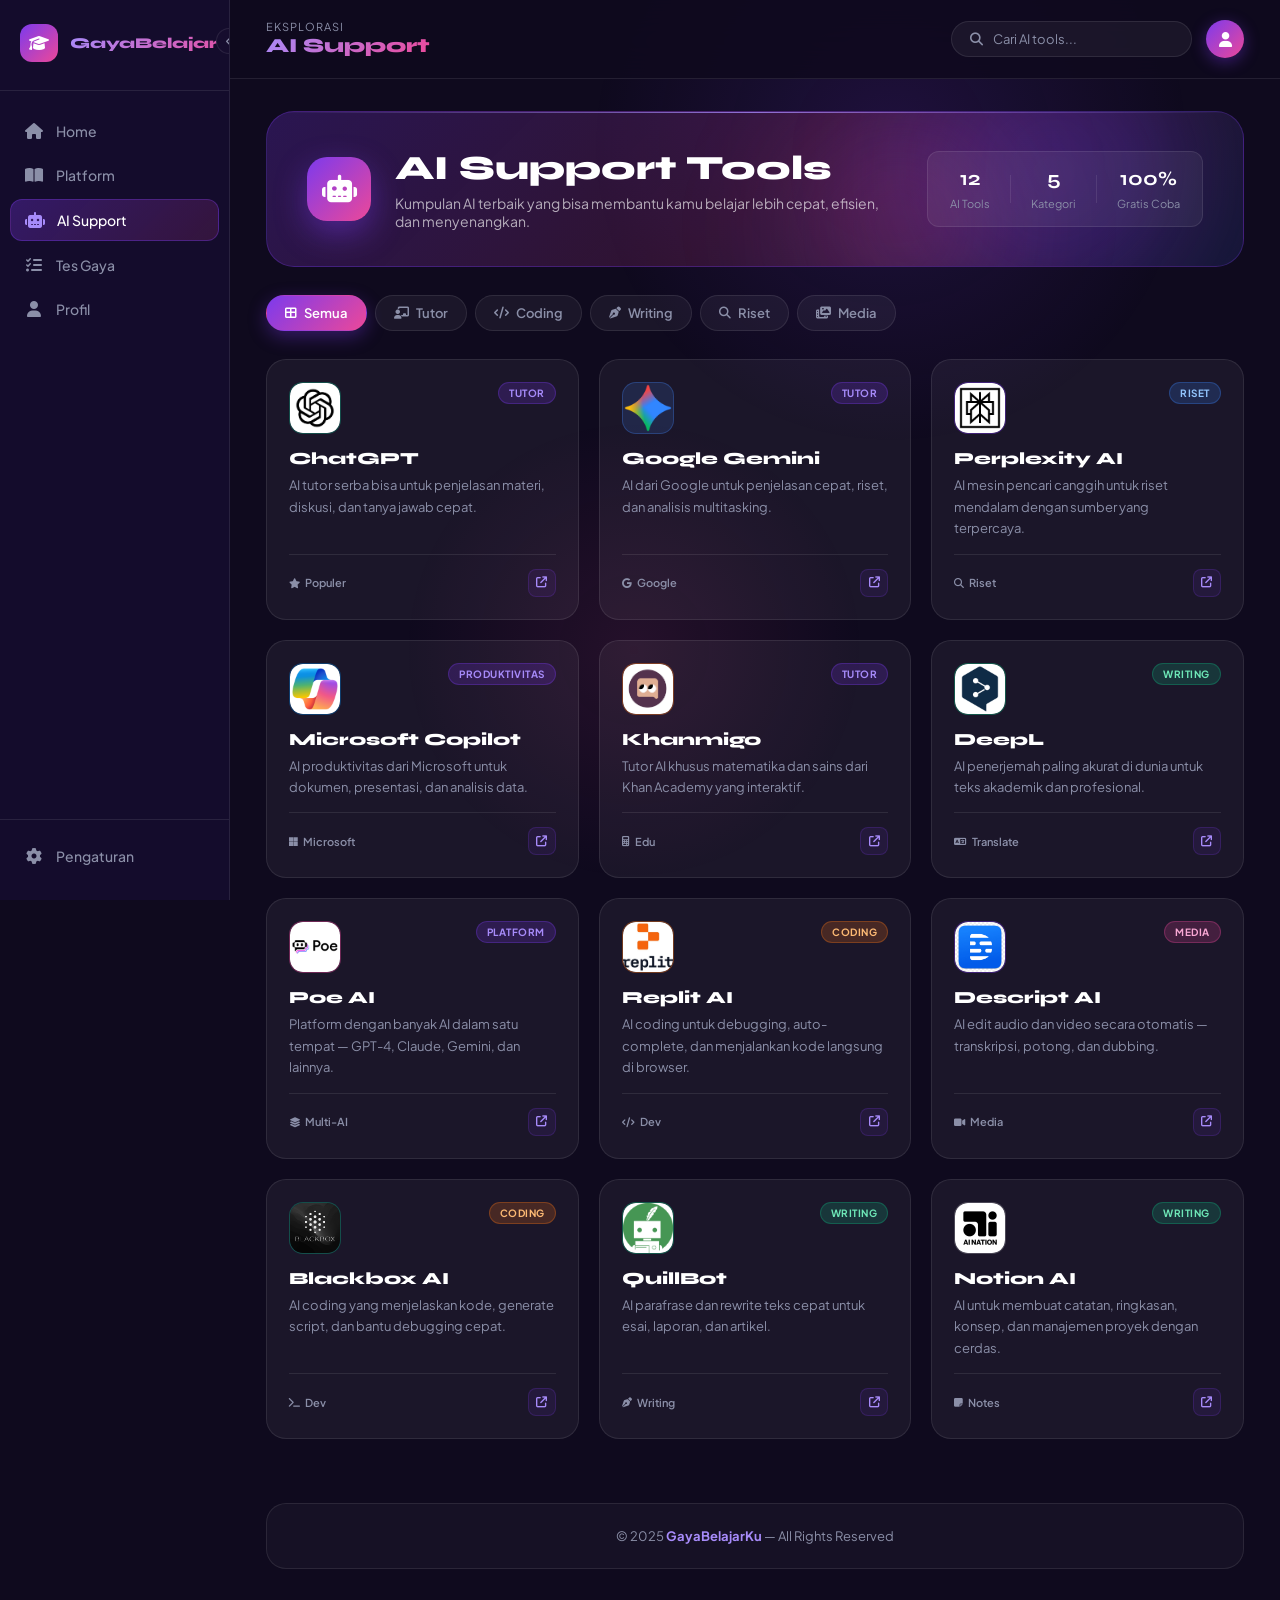
<file: ai/index.html>
<!DOCTYPE html>
<html lang="id">
<head>
  <meta charset="UTF-8" />
  <meta name="viewport" content="width=device-width, initial-scale=1.0" />
  <link rel="stylesheet" href="https://cdnjs.cloudflare.com/ajax/libs/font-awesome/6.5.2/css/all.min.css" />
  <link rel="preconnect" href="https://fonts.googleapis.com" />
  <link rel="preconnect" href="https://fonts.gstatic.com" crossorigin />
  <link href="https://fonts.googleapis.com/css2?family=Plus+Jakarta+Sans:wght@300;400;500;600;700;800&family=Syne:wght@700;800&display=swap" rel="stylesheet" />
  <link rel="stylesheet" href="style.css" />
  <title>AI Support | GayaBelajarKu</title>
</head>
<body>

  <!-- ═══ SIDEBAR KIRI ═══ -->
  <aside class="sidebar" id="sidebar">
    <div class="sidebar-logo">
      <span class="logo-icon"><i class="fa-solid fa-graduation-cap"></i></span>
      <span class="logo-text">GayaBelajarKu</span>
    </div>

    <nav class="sidebar-nav">
      <a href="../home/home.html" class="nav-item" data-tooltip="Home">
        <i class="fa-solid fa-house"></i>
        <span>Home</span>
      </a>
      <a href="../platform/index.html" class="nav-item" data-tooltip="Platform Belajar">
        <i class="fa-solid fa-book-open"></i>
        <span>Platform</span>
      </a>
      <a href="../ai/index.html" class="nav-item active" data-tooltip="AI Support">
        <i class="fa-solid fa-robot"></i>
        <span>AI Support</span>
      </a>
      <a href="../tesgaya/index.html" class="nav-item" data-tooltip="Tes Gaya Belajar">
        <i class="fa-solid fa-list-check"></i>
        <span>Tes Gaya</span>
      </a>
      <a href="../profile/profile.html" class="nav-item" data-tooltip="Profil">
        <i class="fa-solid fa-user"></i>
        <span>Profil</span>
      </a>
    </nav>

    <div class="sidebar-bottom">
      <a href="#" class="nav-item" data-tooltip="Pengaturan">
        <i class="fa-solid fa-gear"></i>
        <span>Pengaturan</span>
      </a>
    </div>

    <button class="sidebar-toggle" id="sidebarToggle">
      <i class="fa-solid fa-chevron-left"></i>
    </button>
  </aside>

  <!-- ═══ MAIN CONTENT ═══ -->
  <main class="main-content" id="mainContent">

    <!-- TOP BAR -->
    <div class="topbar">
      <div class="topbar-left">
        <button class="mobile-menu-btn" id="mobileMenuBtn">
          <i class="fa-solid fa-bars"></i>
        </button>
        <div class="breadcrumb">
          <span class="bc-sub">Eksplorasi</span>
          <h1 class="bc-title">AI Support</h1>
        </div>
      </div>
      <div class="topbar-right">
        <div class="search-bar">
          <i class="fa-solid fa-search"></i>
          <input type="text" id="searchInput" placeholder="Cari AI tools..." />
        </div>
        <a href="../profile/profile.html" class="avatar-btn">
          <i class="fa-solid fa-user"></i>
        </a>
      </div>
    </div>

    <!-- ═══ PAGE CONTENT ═══ -->
    <div class="page-wrapper">

      <!-- HERO BANNER -->
      <div class="ai-hero reveal">
        <div class="ai-hero-orb orb1"></div>
        <div class="ai-hero-orb orb2"></div>
        <div class="ai-hero-content">
          <div class="hero-icon-wrap">
            <i class="fa-solid fa-robot"></i>
          </div>
          <div>
            <h2>AI Support Tools</h2>
            <p>Kumpulan AI terbaik yang bisa membantu kamu belajar lebih cepat, efisien, dan menyenangkan.</p>
          </div>
          <div class="ai-hero-stats">
            <div class="hs-item">
              <strong>12</strong><span>AI Tools</span>
            </div>
            <div class="hs-div"></div>
            <div class="hs-item">
              <strong>5</strong><span>Kategori</span>
            </div>
            <div class="hs-div"></div>
            <div class="hs-item">
              <strong>100%</strong><span>Gratis Coba</span>
            </div>
          </div>
        </div>
      </div>

      <!-- FILTER TABS -->
      <div class="filter-tabs reveal">
        <button class="filter-btn active" data-filter="all">
          <i class="fa-solid fa-th-large"></i> Semua
        </button>
        <button class="filter-btn" data-filter="tutor">
          <i class="fa-solid fa-chalkboard-teacher"></i> Tutor
        </button>
        <button class="filter-btn" data-filter="coding">
          <i class="fa-solid fa-code"></i> Coding
        </button>
        <button class="filter-btn" data-filter="writing">
          <i class="fa-solid fa-pen-nib"></i> Writing
        </button>
        <button class="filter-btn" data-filter="riset">
          <i class="fa-solid fa-magnifying-glass"></i> Riset
        </button>
        <button class="filter-btn" data-filter="media">
          <i class="fa-solid fa-photo-film"></i> Media
        </button>
      </div>

      <!-- AI CARDS GRID -->
      <div class="ai-grid" id="aiGrid">

        <a href="https://chat.openai.com" target="_blank" class="ai-card reveal" data-category="tutor" data-name="chatgpt">
          <div class="card-glow glow-green"></div>
          <div class="card-top">
            <div class="ai-logo-wrap" style="background:rgba(16,163,127,0.15); border-color:rgba(16,163,127,0.3);">
              <img src="../assets/img/gpt1.jpg" alt="ChatGPT" />
            </div>
            <span class="card-badge badge-tutor">Tutor</span>
          </div>
          <div class="card-body">
            <h3 class="ai-name">ChatGPT</h3>
            <p class="ai-desc">AI tutor serba bisa untuk penjelasan materi, diskusi, dan tanya jawab cepat.</p>
          </div>
          <div class="card-footer">
            <span class="card-tag"><i class="fa-solid fa-star"></i> Populer</span>
            <span class="card-arrow"><i class="fa-solid fa-arrow-up-right-from-square"></i></span>
          </div>
        </a>

        <a href="https://gemini.google.com" target="_blank" class="ai-card reveal" data-category="tutor" data-name="google gemini">
          <div class="card-glow glow-blue"></div>
          <div class="card-top">
            <div class="ai-logo-wrap" style="background:rgba(66,133,244,0.15); border-color:rgba(66,133,244,0.3);">
              <img src="../assets/img/gemini.png" alt="Gemini" />
            </div>
            <span class="card-badge badge-tutor">Tutor</span>
          </div>
          <div class="card-body">
            <h3 class="ai-name">Google Gemini</h3>
            <p class="ai-desc">AI dari Google untuk penjelasan cepat, riset, dan analisis multitasking.</p>
          </div>
          <div class="card-footer">
            <span class="card-tag"><i class="fa-brands fa-google"></i> Google</span>
            <span class="card-arrow"><i class="fa-solid fa-arrow-up-right-from-square"></i></span>
          </div>
        </a>

        <a href="https://www.perplexity.ai" target="_blank" class="ai-card reveal" data-category="riset" data-name="perplexity ai">
          <div class="card-glow glow-purple"></div>
          <div class="card-top">
            <div class="ai-logo-wrap" style="background:rgba(124,58,237,0.15); border-color:rgba(124,58,237,0.3);">
              <img src="../assets/img/perplexity-ai.jpg" alt="Perplexity" />
            </div>
            <span class="card-badge badge-riset">Riset</span>
          </div>
          <div class="card-body">
            <h3 class="ai-name">Perplexity AI</h3>
            <p class="ai-desc">AI mesin pencari canggih untuk riset mendalam dengan sumber yang terpercaya.</p>
          </div>
          <div class="card-footer">
            <span class="card-tag"><i class="fa-solid fa-magnifying-glass"></i> Riset</span>
            <span class="card-arrow"><i class="fa-solid fa-arrow-up-right-from-square"></i></span>
          </div>
        </a>

        <a href="https://copilot.microsoft.com" target="_blank" class="ai-card reveal" data-category="tutor" data-name="microsoft copilot">
          <div class="card-glow glow-blue"></div>
          <div class="card-top">
            <div class="ai-logo-wrap" style="background:rgba(0,120,212,0.15); border-color:rgba(0,120,212,0.3);">
              <img src="../assets/img/microsoft.png" alt="Copilot" />
            </div>
            <span class="card-badge badge-tutor">Produktivitas</span>
          </div>
          <div class="card-body">
            <h3 class="ai-name">Microsoft Copilot</h3>
            <p class="ai-desc">AI produktivitas dari Microsoft untuk dokumen, presentasi, dan analisis data.</p>
          </div>
          <div class="card-footer">
            <span class="card-tag"><i class="fa-brands fa-microsoft"></i> Microsoft</span>
            <span class="card-arrow"><i class="fa-solid fa-arrow-up-right-from-square"></i></span>
          </div>
        </a>

        <a href="https://www.khanacademy.org/khan-labs" target="_blank" class="ai-card reveal" data-category="tutor" data-name="khanmigo">
          <div class="card-glow glow-orange"></div>
          <div class="card-top">
            <div class="ai-logo-wrap" style="background:rgba(249,115,22,0.15); border-color:rgba(249,115,22,0.3);">
              <img src="../assets/img/mceclip0.png" alt="Khanmigo" />
            </div>
            <span class="card-badge badge-tutor">Tutor</span>
          </div>
          <div class="card-body">
            <h3 class="ai-name">Khanmigo</h3>
            <p class="ai-desc">Tutor AI khusus matematika dan sains dari Khan Academy yang interaktif.</p>
          </div>
          <div class="card-footer">
            <span class="card-tag"><i class="fa-solid fa-calculator"></i> Edu</span>
            <span class="card-arrow"><i class="fa-solid fa-arrow-up-right-from-square"></i></span>
          </div>
        </a>

        <a href="https://www.deepl.com/translator" target="_blank" class="ai-card reveal" data-category="writing" data-name="deepl">
          <div class="card-glow glow-teal"></div>
          <div class="card-top">
            <div class="ai-logo-wrap" style="background:rgba(16,185,129,0.15); border-color:rgba(16,185,129,0.3);">
              <img src="../assets/img/deepl-logo-png_seeklogo-470668.png" alt="DeepL" />
            </div>
            <span class="card-badge badge-writing">Writing</span>
          </div>
          <div class="card-body">
            <h3 class="ai-name">DeepL</h3>
            <p class="ai-desc">AI penerjemah paling akurat di dunia untuk teks akademik dan profesional.</p>
          </div>
          <div class="card-footer">
            <span class="card-tag"><i class="fa-solid fa-language"></i> Translate</span>
            <span class="card-arrow"><i class="fa-solid fa-arrow-up-right-from-square"></i></span>
          </div>
        </a>

        <a href="https://poe.com/" target="_blank" class="ai-card reveal" data-category="tutor" data-name="poe ai">
          <div class="card-glow glow-pink"></div>
          <div class="card-top">
            <div class="ai-logo-wrap" style="background:rgba(236,72,153,0.15); border-color:rgba(236,72,153,0.3);">
              <img src="../assets/img/poe.png" alt="Poe" />
            </div>
            <span class="card-badge badge-tutor">Platform</span>
          </div>
          <div class="card-body">
            <h3 class="ai-name">Poe AI</h3>
            <p class="ai-desc">Platform dengan banyak AI dalam satu tempat — GPT-4, Claude, Gemini, dan lainnya.</p>
          </div>
          <div class="card-footer">
            <span class="card-tag"><i class="fa-solid fa-layer-group"></i> Multi-AI</span>
            <span class="card-arrow"><i class="fa-solid fa-arrow-up-right-from-square"></i></span>
          </div>
        </a>

        <a href="https://replit.com/site/ai" target="_blank" class="ai-card reveal" data-category="coding" data-name="replit ai">
          <div class="card-glow glow-orange"></div>
          <div class="card-top">
            <div class="ai-logo-wrap" style="background:rgba(249,115,22,0.15); border-color:rgba(249,115,22,0.3);">
              <img src="../assets/img/replit.jpg" alt="Replit" />
            </div>
            <span class="card-badge badge-coding">Coding</span>
          </div>
          <div class="card-body">
            <h3 class="ai-name">Replit AI</h3>
            <p class="ai-desc">AI coding untuk debugging, auto-complete, dan menjalankan kode langsung di browser.</p>
          </div>
          <div class="card-footer">
            <span class="card-tag"><i class="fa-solid fa-code"></i> Dev</span>
            <span class="card-arrow"><i class="fa-solid fa-arrow-up-right-from-square"></i></span>
          </div>
        </a>

        <a href="https://www.descript.com/" target="_blank" class="ai-card reveal" data-category="media" data-name="descript ai">
          <div class="card-glow glow-purple"></div>
          <div class="card-top">
            <div class="ai-logo-wrap" style="background:rgba(124,58,237,0.15); border-color:rgba(124,58,237,0.3);">
              <img src="../assets/img/descript.png" alt="Descript" />
            </div>
            <span class="card-badge badge-media">Media</span>
          </div>
          <div class="card-body">
            <h3 class="ai-name">Descript AI</h3>
            <p class="ai-desc">AI edit audio dan video secara otomatis — transkripsi, potong, dan dubbing.</p>
          </div>
          <div class="card-footer">
            <span class="card-tag"><i class="fa-solid fa-video"></i> Media</span>
            <span class="card-arrow"><i class="fa-solid fa-arrow-up-right-from-square"></i></span>
          </div>
        </a>

        <a href="https://www.blackbox.ai/" target="_blank" class="ai-card reveal" data-category="coding" data-name="blackbox ai">
          <div class="card-glow glow-green"></div>
          <div class="card-top">
            <div class="ai-logo-wrap" style="background:rgba(16,163,127,0.15); border-color:rgba(16,163,127,0.3);">
              <img src="../assets/img/blackbox.png" alt="Blackbox" />
            </div>
            <span class="card-badge badge-coding">Coding</span>
          </div>
          <div class="card-body">
            <h3 class="ai-name">Blackbox AI</h3>
            <p class="ai-desc">AI coding yang menjelaskan kode, generate script, dan bantu debugging cepat.</p>
          </div>
          <div class="card-footer">
            <span class="card-tag"><i class="fa-solid fa-terminal"></i> Dev</span>
            <span class="card-arrow"><i class="fa-solid fa-arrow-up-right-from-square"></i></span>
          </div>
        </a>

        <a href="https://quillbot.com/" target="_blank" class="ai-card reveal" data-category="writing" data-name="quillbot">
          <div class="card-glow glow-teal"></div>
          <div class="card-top">
            <div class="ai-logo-wrap" style="background:rgba(16,185,129,0.15); border-color:rgba(16,185,129,0.3);">
              <img src="../assets/img/Quillbot-logo.png" alt="QuillBot" />
            </div>
            <span class="card-badge badge-writing">Writing</span>
          </div>
          <div class="card-body">
            <h3 class="ai-name">QuillBot</h3>
            <p class="ai-desc">AI parafrase dan rewrite teks cepat untuk esai, laporan, dan artikel.</p>
          </div>
          <div class="card-footer">
            <span class="card-tag"><i class="fa-solid fa-pen-nib"></i> Writing</span>
            <span class="card-arrow"><i class="fa-solid fa-arrow-up-right-from-square"></i></span>
          </div>
        </a>

        <a href="https://www.notion.so/product/ai" target="_blank" class="ai-card reveal" data-category="writing" data-name="notion ai">
          <div class="card-glow glow-blue"></div>
          <div class="card-top">
            <div class="ai-logo-wrap" style="background:rgba(255,255,255,0.08); border-color:rgba(255,255,255,0.15);">
              <img src="../assets/img/nation.jpg" alt="Notion" />
            </div>
            <span class="card-badge badge-writing">Writing</span>
          </div>
          <div class="card-body">
            <h3 class="ai-name">Notion AI</h3>
            <p class="ai-desc">AI untuk membuat catatan, ringkasan, konsep, dan manajemen proyek dengan cerdas.</p>
          </div>
          <div class="card-footer">
            <span class="card-tag"><i class="fa-solid fa-note-sticky"></i> Notes</span>
            <span class="card-arrow"><i class="fa-solid fa-arrow-up-right-from-square"></i></span>
          </div>
        </a>

      </div><!-- /ai-grid -->

      <!-- EMPTY STATE -->
      <div class="empty-state" id="emptyState" style="display:none;">
        <i class="fa-solid fa-robot"></i>
        <h3>Tidak ditemukan</h3>
        <p>Coba kata kunci atau filter lain.</p>
      </div>

    </div><!-- /page-wrapper -->

    <!-- FOOTER -->
    <footer class="footer">
      <p>© 2025 <strong>GayaBelajarKu</strong> — All Rights Reserved</p>
    </footer>

  </main>

  <!-- MOBILE OVERLAY -->
  <div class="sidebar-overlay" id="sidebarOverlay"></div>

  <script src="ai.js"></script>
</body>
</html>
</file>
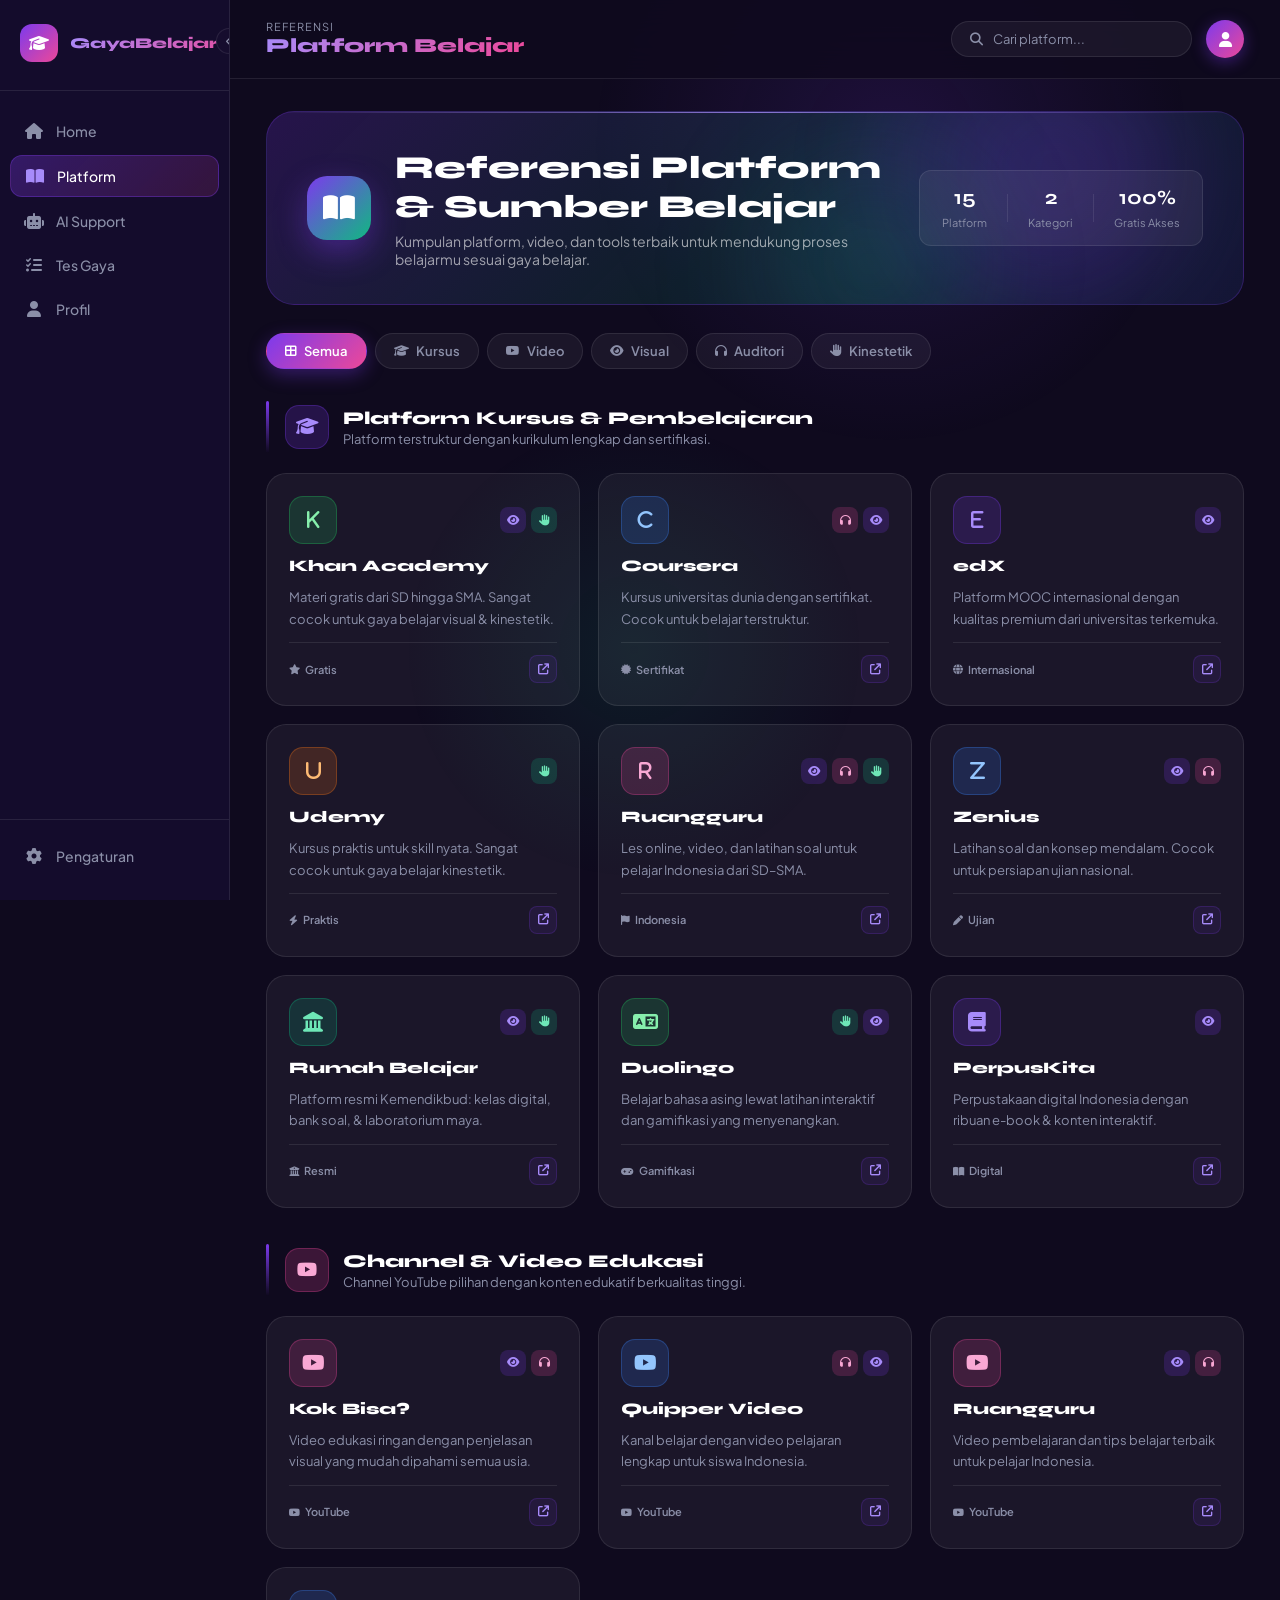
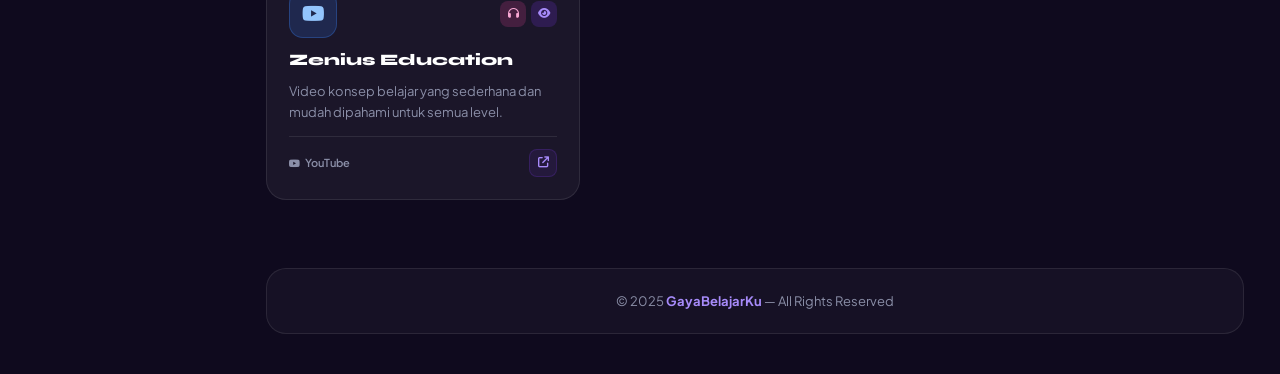
<file: platform/index.html>
<!DOCTYPE html>
<html lang="id">
<head>
  <meta charset="UTF-8" />
  <meta name="viewport" content="width=device-width, initial-scale=1.0" />
  <link rel="stylesheet" href="https://cdnjs.cloudflare.com/ajax/libs/font-awesome/6.5.2/css/all.min.css" />
  <link rel="preconnect" href="https://fonts.googleapis.com" />
  <link rel="preconnect" href="https://fonts.gstatic.com" crossorigin />
  <link href="https://fonts.googleapis.com/css2?family=Plus+Jakarta+Sans:wght@300;400;500;600;700;800&family=Syne:wght@700;800&display=swap" rel="stylesheet" />
  <link rel="stylesheet" href="style.css" />
  <title>Platform Belajar | GayaBelajarKu</title>
</head>
<body>

  <!-- ═══ SIDEBAR KIRI ═══ -->
  <aside class="sidebar" id="sidebar">
    <div class="sidebar-logo">
      <span class="logo-icon"><i class="fa-solid fa-graduation-cap"></i></span>
      <span class="logo-text">GayaBelajarKu</span>
    </div>

    <nav class="sidebar-nav">
      <a href="../home/home.html" class="nav-item" data-tooltip="Home">
        <i class="fa-solid fa-house"></i>
        <span>Home</span>
      </a>
      <a href="../platform/index.html" class="nav-item active" data-tooltip="Platform Belajar">
        <i class="fa-solid fa-book-open"></i>
        <span>Platform</span>
      </a>
      <a href="../ai/index.html" class="nav-item" data-tooltip="AI Support">
        <i class="fa-solid fa-robot"></i>
        <span>AI Support</span>
      </a>
      <a href="../tesgaya/index.html" class="nav-item" data-tooltip="Tes Gaya Belajar">
        <i class="fa-solid fa-list-check"></i>
        <span>Tes Gaya</span>
      </a>
      <a href="../profile/profile.html" class="nav-item" data-tooltip="Profil">
        <i class="fa-solid fa-user"></i>
        <span>Profil</span>
      </a>
    </nav>

    <div class="sidebar-bottom">
      <a href="#" class="nav-item" data-tooltip="Pengaturan">
        <i class="fa-solid fa-gear"></i>
        <span>Pengaturan</span>
      </a>
    </div>

    <button class="sidebar-toggle" id="sidebarToggle">
      <i class="fa-solid fa-chevron-left"></i>
    </button>
  </aside>

  <!-- ═══ MAIN CONTENT ═══ -->
  <main class="main-content" id="mainContent">

    <!-- TOP BAR -->
    <div class="topbar">
      <div class="topbar-left">
        <button class="mobile-menu-btn" id="mobileMenuBtn">
          <i class="fa-solid fa-bars"></i>
        </button>
        <div class="breadcrumb">
          <span class="bc-sub">Referensi</span>
          <h1 class="bc-title">Platform Belajar</h1>
        </div>
      </div>
      <div class="topbar-right">
        <div class="search-bar">
          <i class="fa-solid fa-search"></i>
          <input type="text" id="searchInput" placeholder="Cari platform..." />
        </div>
        <a href="../profile/profile.html" class="avatar-btn">
          <i class="fa-solid fa-user"></i>
        </a>
      </div>
    </div>

    <!-- ═══ PAGE CONTENT ═══ -->
    <div class="page-wrapper">

      <!-- HERO BANNER -->
      <div class="plat-hero reveal">
        <div class="hero-orb orb1"></div>
        <div class="hero-orb orb2"></div>
        <div class="hero-inner">
          <div class="hero-icon-wrap">
            <i class="fa-solid fa-book-open"></i>
          </div>
          <div class="hero-text">
            <h2>Referensi Platform & Sumber Belajar</h2>
            <p>Kumpulan platform, video, dan tools terbaik untuk mendukung proses belajarmu sesuai gaya belajar.</p>
          </div>
          <div class="hero-stats">
            <div class="hs-item"><strong>15</strong><span>Platform</span></div>
            <div class="hs-div"></div>
            <div class="hs-item"><strong>2</strong><span>Kategori</span></div>
            <div class="hs-div"></div>
            <div class="hs-item"><strong>100%</strong><span>Gratis Akses</span></div>
          </div>
        </div>
      </div>

      <!-- FILTER TABS -->
      <div class="filter-tabs reveal">
        <button class="filter-btn active" data-filter="all">
          <i class="fa-solid fa-th-large"></i> Semua
        </button>
        <button class="filter-btn" data-filter="kursus">
          <i class="fa-solid fa-graduation-cap"></i> Kursus
        </button>
        <button class="filter-btn" data-filter="video">
          <i class="fa-brands fa-youtube"></i> Video
        </button>
        <button class="filter-btn" data-filter="visual">
          <i class="fa-solid fa-eye"></i> Visual
        </button>
        <button class="filter-btn" data-filter="auditori">
          <i class="fa-solid fa-headphones"></i> Auditori
        </button>
        <button class="filter-btn" data-filter="kinestetik">
          <i class="fa-solid fa-hand"></i> Kinestetik
        </button>
      </div>

      <!-- ─── SECTION: PLATFORM KURSUS ─── -->
      <div class="section-label reveal" data-section="kursus">
        <div class="sl-line"></div>
        <div class="sl-content">
          <div class="sl-icon purple"><i class="fa-solid fa-graduation-cap"></i></div>
          <div>
            <h3>Platform Kursus & Pembelajaran</h3>
            <p>Platform terstruktur dengan kurikulum lengkap dan sertifikasi.</p>
          </div>
        </div>
      </div>

      <div class="plat-grid" id="kursusGrid">

        <a href="https://www.khanacademy.org" target="_blank"
           class="plat-card reveal"
           data-category="kursus" data-gaya="visual kinestetik" data-name="khan academy">
          <div class="card-accent accent-green"></div>
          <div class="card-top">
            <div class="plat-icon-wrap green">
              <i class="fa-solid fa-k"></i>
            </div>
            <div class="gaya-tags">
              <span class="gtag visual-tag"><i class="fa-solid fa-eye"></i></span>
              <span class="gtag kinestetik-tag"><i class="fa-solid fa-hand"></i></span>
            </div>
          </div>
          <h4 class="plat-name">Khan Academy</h4>
          <p class="plat-desc">Materi gratis dari SD hingga SMA. Sangat cocok untuk gaya belajar visual &amp; kinestetik.</p>
          <div class="card-footer">
            <span class="card-tag"><i class="fa-solid fa-star"></i> Gratis</span>
            <span class="card-arrow"><i class="fa-solid fa-arrow-up-right-from-square"></i></span>
          </div>
        </a>

        <a href="https://coursera.org" target="_blank"
           class="plat-card reveal"
           data-category="kursus" data-gaya="auditori visual" data-name="coursera">
          <div class="card-accent accent-blue"></div>
          <div class="card-top">
            <div class="plat-icon-wrap blue">
              <i class="fa-solid fa-c"></i>
            </div>
            <div class="gaya-tags">
              <span class="gtag auditori-tag"><i class="fa-solid fa-headphones"></i></span>
              <span class="gtag visual-tag"><i class="fa-solid fa-eye"></i></span>
            </div>
          </div>
          <h4 class="plat-name">Coursera</h4>
          <p class="plat-desc">Kursus universitas dunia dengan sertifikat. Cocok untuk belajar terstruktur.</p>
          <div class="card-footer">
            <span class="card-tag"><i class="fa-solid fa-certificate"></i> Sertifikat</span>
            <span class="card-arrow"><i class="fa-solid fa-arrow-up-right-from-square"></i></span>
          </div>
        </a>

        <a href="https://edx.org" target="_blank"
           class="plat-card reveal"
           data-category="kursus" data-gaya="visual auditori" data-name="edx">
          <div class="card-accent accent-purple"></div>
          <div class="card-top">
            <div class="plat-icon-wrap purple">
              <i class="fa-solid fa-e"></i>
            </div>
            <div class="gaya-tags">
              <span class="gtag visual-tag"><i class="fa-solid fa-eye"></i></span>
            </div>
          </div>
          <h4 class="plat-name">edX</h4>
          <p class="plat-desc">Platform MOOC internasional dengan kualitas premium dari universitas terkemuka.</p>
          <div class="card-footer">
            <span class="card-tag"><i class="fa-solid fa-globe"></i> Internasional</span>
            <span class="card-arrow"><i class="fa-solid fa-arrow-up-right-from-square"></i></span>
          </div>
        </a>

        <a href="https://udemy.com" target="_blank"
           class="plat-card reveal"
           data-category="kursus" data-gaya="kinestetik visual" data-name="udemy">
          <div class="card-accent accent-orange"></div>
          <div class="card-top">
            <div class="plat-icon-wrap orange">
              <i class="fa-solid fa-u"></i>
            </div>
            <div class="gaya-tags">
              <span class="gtag kinestetik-tag"><i class="fa-solid fa-hand"></i></span>
            </div>
          </div>
          <h4 class="plat-name">Udemy</h4>
          <p class="plat-desc">Kursus praktis untuk skill nyata. Sangat cocok untuk gaya belajar kinestetik.</p>
          <div class="card-footer">
            <span class="card-tag"><i class="fa-solid fa-bolt"></i> Praktis</span>
            <span class="card-arrow"><i class="fa-solid fa-arrow-up-right-from-square"></i></span>
          </div>
        </a>

        <a href="https://ruangguru.com" target="_blank"
           class="plat-card reveal"
           data-category="kursus" data-gaya="visual auditori kinestetik" data-name="ruangguru">
          <div class="card-accent accent-pink"></div>
          <div class="card-top">
            <div class="plat-icon-wrap pink">
              <i class="fa-solid fa-r"></i>
            </div>
            <div class="gaya-tags">
              <span class="gtag visual-tag"><i class="fa-solid fa-eye"></i></span>
              <span class="gtag auditori-tag"><i class="fa-solid fa-headphones"></i></span>
              <span class="gtag kinestetik-tag"><i class="fa-solid fa-hand"></i></span>
            </div>
          </div>
          <h4 class="plat-name">Ruangguru</h4>
          <p class="plat-desc">Les online, video, dan latihan soal untuk pelajar Indonesia dari SD–SMA.</p>
          <div class="card-footer">
            <span class="card-tag"><i class="fa-solid fa-flag"></i> Indonesia</span>
            <span class="card-arrow"><i class="fa-solid fa-arrow-up-right-from-square"></i></span>
          </div>
        </a>

        <a href="https://zenius.net" target="_blank"
           class="plat-card reveal"
           data-category="kursus" data-gaya="visual auditori" data-name="zenius">
          <div class="card-accent accent-blue"></div>
          <div class="card-top">
            <div class="plat-icon-wrap blue">
              <i class="fa-solid fa-z"></i>
            </div>
            <div class="gaya-tags">
              <span class="gtag visual-tag"><i class="fa-solid fa-eye"></i></span>
              <span class="gtag auditori-tag"><i class="fa-solid fa-headphones"></i></span>
            </div>
          </div>
          <h4 class="plat-name">Zenius</h4>
          <p class="plat-desc">Latihan soal dan konsep mendalam. Cocok untuk persiapan ujian nasional.</p>
          <div class="card-footer">
            <span class="card-tag"><i class="fa-solid fa-pen"></i> Ujian</span>
            <span class="card-arrow"><i class="fa-solid fa-arrow-up-right-from-square"></i></span>
          </div>
        </a>

        <a href="https://belajar.kemdikbud.go.id/" target="_blank"
           class="plat-card reveal"
           data-category="kursus" data-gaya="visual kinestetik" data-name="rumah belajar online">
          <div class="card-accent accent-teal"></div>
          <div class="card-top">
            <div class="plat-icon-wrap teal">
              <i class="fa-solid fa-landmark"></i>
            </div>
            <div class="gaya-tags">
              <span class="gtag visual-tag"><i class="fa-solid fa-eye"></i></span>
              <span class="gtag kinestetik-tag"><i class="fa-solid fa-hand"></i></span>
            </div>
          </div>
          <h4 class="plat-name">Rumah Belajar</h4>
          <p class="plat-desc">Platform resmi Kemendikbud: kelas digital, bank soal, &amp; laboratorium maya.</p>
          <div class="card-footer">
            <span class="card-tag"><i class="fa-solid fa-building-columns"></i> Resmi</span>
            <span class="card-arrow"><i class="fa-solid fa-arrow-up-right-from-square"></i></span>
          </div>
        </a>

        <a href="https://id.duolingo.com/" target="_blank"
           class="plat-card reveal"
           data-category="kursus" data-gaya="kinestetik visual" data-name="duolingo">
          <div class="card-accent accent-green"></div>
          <div class="card-top">
            <div class="plat-icon-wrap green">
              <i class="fa-solid fa-language"></i>
            </div>
            <div class="gaya-tags">
              <span class="gtag kinestetik-tag"><i class="fa-solid fa-hand"></i></span>
              <span class="gtag visual-tag"><i class="fa-solid fa-eye"></i></span>
            </div>
          </div>
          <h4 class="plat-name">Duolingo</h4>
          <p class="plat-desc">Belajar bahasa asing lewat latihan interaktif dan gamifikasi yang menyenangkan.</p>
          <div class="card-footer">
            <span class="card-tag"><i class="fa-solid fa-gamepad"></i> Gamifikasi</span>
            <span class="card-arrow"><i class="fa-solid fa-arrow-up-right-from-square"></i></span>
          </div>
        </a>

        <a href="https://web.perpuskita.id/" target="_blank"
           class="plat-card reveal"
           data-category="kursus" data-gaya="visual" data-name="perpuskita">
          <div class="card-accent accent-purple"></div>
          <div class="card-top">
            <div class="plat-icon-wrap purple">
              <i class="fa-solid fa-book"></i>
            </div>
            <div class="gaya-tags">
              <span class="gtag visual-tag"><i class="fa-solid fa-eye"></i></span>
            </div>
          </div>
          <h4 class="plat-name">PerpusKita</h4>
          <p class="plat-desc">Perpustakaan digital Indonesia dengan ribuan e-book &amp; konten interaktif.</p>
          <div class="card-footer">
            <span class="card-tag"><i class="fa-solid fa-book-open"></i> Digital</span>
            <span class="card-arrow"><i class="fa-solid fa-arrow-up-right-from-square"></i></span>
          </div>
        </a>

      </div><!-- /kursusGrid -->

      <!-- ─── SECTION: VIDEO EDUKASI ─── -->
      <div class="section-label reveal" data-section="video">
        <div class="sl-line"></div>
        <div class="sl-content">
          <div class="sl-icon pink"><i class="fa-brands fa-youtube"></i></div>
          <div>
            <h3>Channel &amp; Video Edukasi</h3>
            <p>Channel YouTube pilihan dengan konten edukatif berkualitas tinggi.</p>
          </div>
        </div>
      </div>

      <div class="plat-grid" id="videoGrid">

        <a href="https://www.youtube.com/@KokBisa" target="_blank"
           class="plat-card reveal"
           data-category="video" data-gaya="visual auditori" data-name="kok bisa">
          <div class="card-accent accent-pink"></div>
          <div class="card-top">
            <div class="plat-icon-wrap pink">
              <i class="fa-brands fa-youtube"></i>
            </div>
            <div class="gaya-tags">
              <span class="gtag visual-tag"><i class="fa-solid fa-eye"></i></span>
              <span class="gtag auditori-tag"><i class="fa-solid fa-headphones"></i></span>
            </div>
          </div>
          <h4 class="plat-name">Kok Bisa?</h4>
          <p class="plat-desc">Video edukasi ringan dengan penjelasan visual yang mudah dipahami semua usia.</p>
          <div class="card-footer">
            <span class="card-tag"><i class="fa-brands fa-youtube"></i> YouTube</span>
            <span class="card-arrow"><i class="fa-solid fa-arrow-up-right-from-square"></i></span>
          </div>
        </a>

        <a href="https://www.youtube.com/@QuipperVideoID" target="_blank"
           class="plat-card reveal"
           data-category="video" data-gaya="auditori visual" data-name="quipper video">
          <div class="card-accent accent-blue"></div>
          <div class="card-top">
            <div class="plat-icon-wrap blue">
              <i class="fa-brands fa-youtube"></i>
            </div>
            <div class="gaya-tags">
              <span class="gtag auditori-tag"><i class="fa-solid fa-headphones"></i></span>
              <span class="gtag visual-tag"><i class="fa-solid fa-eye"></i></span>
            </div>
          </div>
          <h4 class="plat-name">Quipper Video</h4>
          <p class="plat-desc">Kanal belajar dengan video pelajaran lengkap untuk siswa Indonesia.</p>
          <div class="card-footer">
            <span class="card-tag"><i class="fa-brands fa-youtube"></i> YouTube</span>
            <span class="card-arrow"><i class="fa-solid fa-arrow-up-right-from-square"></i></span>
          </div>
        </a>

        <a href="https://www.youtube.com/@Ruangguru" target="_blank"
           class="plat-card reveal"
           data-category="video" data-gaya="visual auditori" data-name="ruangguru youtube">
          <div class="card-accent accent-pink"></div>
          <div class="card-top">
            <div class="plat-icon-wrap pink">
              <i class="fa-brands fa-youtube"></i>
            </div>
            <div class="gaya-tags">
              <span class="gtag visual-tag"><i class="fa-solid fa-eye"></i></span>
              <span class="gtag auditori-tag"><i class="fa-solid fa-headphones"></i></span>
            </div>
          </div>
          <h4 class="plat-name">Ruangguru</h4>
          <p class="plat-desc">Video pembelajaran dan tips belajar terbaik untuk pelajar Indonesia.</p>
          <div class="card-footer">
            <span class="card-tag"><i class="fa-brands fa-youtube"></i> YouTube</span>
            <span class="card-arrow"><i class="fa-solid fa-arrow-up-right-from-square"></i></span>
          </div>
        </a>

        <a href="https://www.youtube.com/@zeniuseducation" target="_blank"
           class="plat-card reveal"
           data-category="video" data-gaya="auditori visual" data-name="zenius education">
          <div class="card-accent accent-blue"></div>
          <div class="card-top">
            <div class="plat-icon-wrap blue">
              <i class="fa-brands fa-youtube"></i>
            </div>
            <div class="gaya-tags">
              <span class="gtag auditori-tag"><i class="fa-solid fa-headphones"></i></span>
              <span class="gtag visual-tag"><i class="fa-solid fa-eye"></i></span>
            </div>
          </div>
          <h4 class="plat-name">Zenius Education</h4>
          <p class="plat-desc">Video konsep belajar yang sederhana dan mudah dipahami untuk semua level.</p>
          <div class="card-footer">
            <span class="card-tag"><i class="fa-brands fa-youtube"></i> YouTube</span>
            <span class="card-arrow"><i class="fa-solid fa-arrow-up-right-from-square"></i></span>
          </div>
        </a>

        <a href="https://www.youtube.com/@AyoMikir" target="_blank"
           class="plat-card reveal"
           data-category="video" data-gaya="visual auditori" data-name="ayo mikir">
          <div class="card-accent accent-orange"></div>
          <div class="card-top">
            <div class="plat-icon-wrap orange">
              <i class="fa-brands fa-youtube"></i>
            </div>
            <div class="gaya-tags">
              <span class="gtag visual-tag"><i class="fa-solid fa-eye"></i></span>
              <span class="gtag auditori-tag"><i class="fa-solid fa-headphones"></i></span>
            </div>
          </div>
          <h4 class="plat-name">Ayo Mikir</h4>
          <p class="plat-desc">Penjelasan dengan animasi visual menarik dan konsep yang mudah dipahami.</p>
          <div class="card-footer">
            <span class="card-tag"><i class="fa-brands fa-youtube"></i> YouTube</span>
            <span class="card-arrow"><i class="fa-solid fa-arrow-up-right-from-square"></i></span>
          </div>
        </a>

        <a href="https://www.youtube.com/@KamuHarusTahu" target="_blank"
           class="plat-card reveal"
           data-category="video" data-gaya="auditori visual" data-name="kamu harus tahu">
          <div class="card-accent accent-teal"></div>
          <div class="card-top">
            <div class="plat-icon-wrap teal">
              <i class="fa-brands fa-youtube"></i>
            </div>
            <div class="gaya-tags">
              <span class="gtag auditori-tag"><i class="fa-solid fa-headphones"></i></span>
              <span class="gtag visual-tag"><i class="fa-solid fa-eye"></i></span>
            </div>
          </div>
          <h4 class="plat-name">Kamu Harus Tahu!</h4>
          <p class="plat-desc">Konten edukatif seru dengan gaya cerita ringan dan narasi yang mudah diikuti.</p>
          <div class="card-footer">
            <span class="card-tag"><i class="fa-brands fa-youtube"></i> YouTube</span>
            <span class="card-arrow"><i class="fa-solid fa-arrow-up-right-from-square"></i></span>
          </div>
        </a>

      </div><!-- /videoGrid -->

      <!-- EMPTY STATE -->
      <div class="empty-state" id="emptyState" style="display:none;">
        <i class="fa-solid fa-book-open"></i>
        <h3>Tidak ditemukan</h3>
        <p>Coba kata kunci atau filter lain.</p>
      </div>

    </div><!-- /page-wrapper -->

    <!-- FOOTER -->
    <footer class="footer">
      <p>© 2025 <strong>GayaBelajarKu</strong> — All Rights Reserved</p>
    </footer>

  </main>

  <!-- MOBILE OVERLAY -->
  <div class="sidebar-overlay" id="sidebarOverlay"></div>

  <script src="main.js"></script>
</body>
</html>
</file>
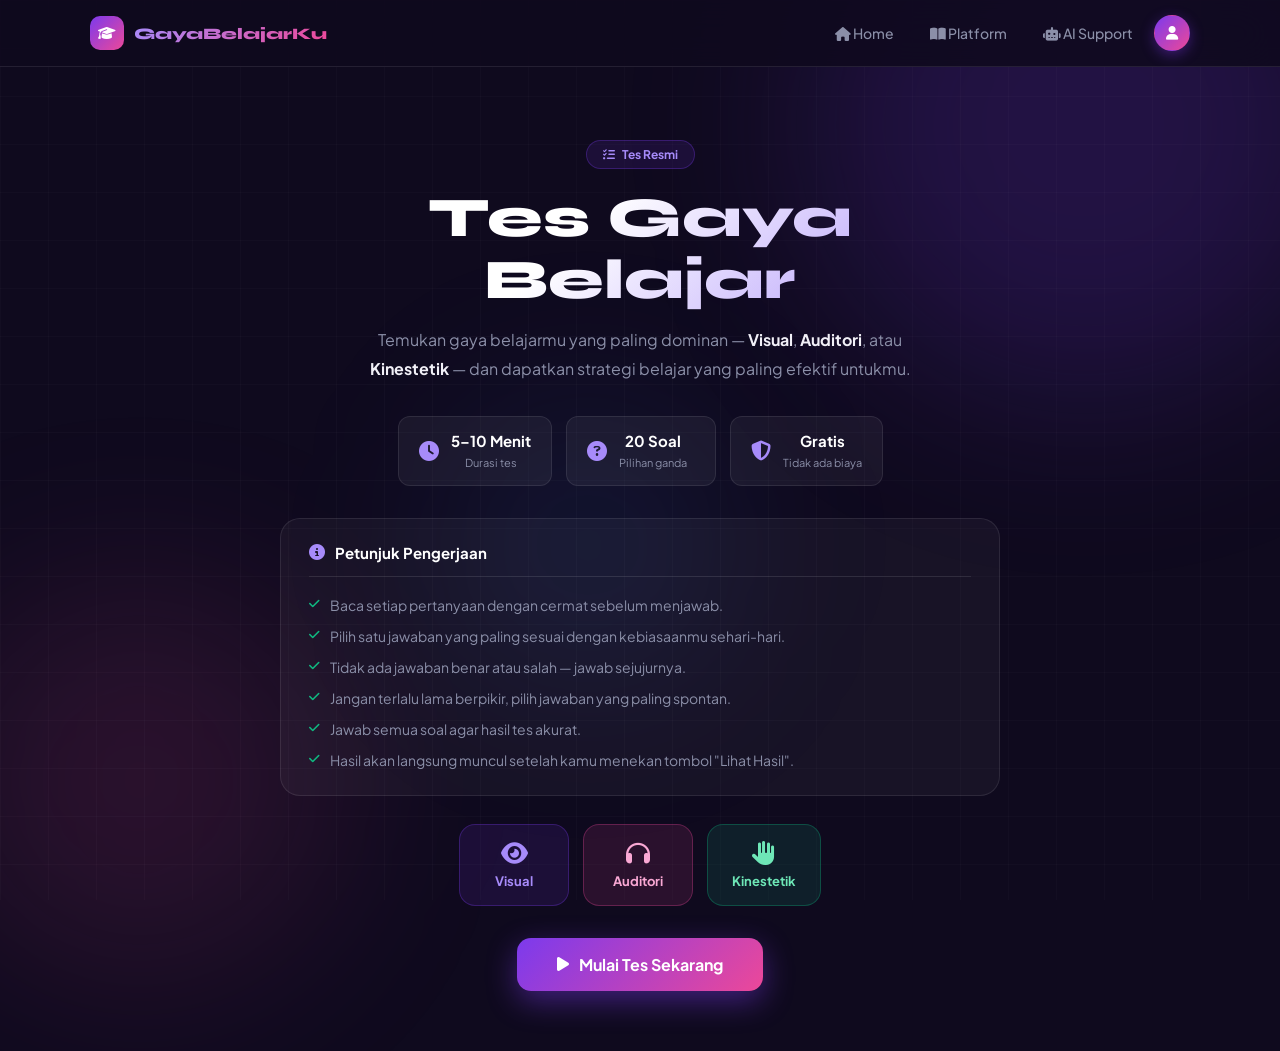
<file: tesgaya/index.html>
<!DOCTYPE html>
<html lang="id">
<head>
  <meta charset="UTF-8" />
  <meta name="viewport" content="width=device-width, initial-scale=1.0" />
  <link rel="stylesheet" href="https://cdnjs.cloudflare.com/ajax/libs/font-awesome/6.5.2/css/all.min.css" />
  <link rel="preconnect" href="https://fonts.googleapis.com" />
  <link rel="preconnect" href="https://fonts.gstatic.com" crossorigin />
  <link href="https://fonts.googleapis.com/css2?family=Plus+Jakarta+Sans:wght@300;400;500;600;700;800&family=Syne:wght@700;800&display=swap" rel="stylesheet" />
  <link rel="stylesheet" href="tes.css" />
  <title>Tes Gaya Belajar | GayaBelajarKu</title>
</head>
<body>

  <!-- Background -->
  <div class="bg-layer">
    <div class="blob bl1"></div>
    <div class="blob bl2"></div>
    <div class="blob bl3"></div>
    <div class="grid-overlay"></div>
  </div>

  <!-- TOPBAR -->
  <nav class="topnav" id="topnav">
    <div class="nav-inner">
      <a href="../home/home.html" class="nav-brand">
        <span class="brand-icon"><i class="fa-solid fa-graduation-cap"></i></span>
        <span class="brand-name">GayaBelajarKu</span>
      </a>
      <div class="nav-links">
        <a href="../home/home.html"><i class="fa-solid fa-house"></i> Home</a>
        <a href="../platform/index.html"><i class="fa-solid fa-book-open"></i> Platform</a>
        <a href="../ai/index.html"><i class="fa-solid fa-robot"></i> AI Support</a>
        <a href="../profile/profile.html" class="btn-profile">
          <i class="fa-solid fa-user"></i>
        </a>
      </div>
      <button class="nav-burger" id="navBurger"><i class="fa-solid fa-bars"></i></button>
    </div>
    <div class="mobile-menu" id="mobileMenu">
      <a href="../home/home.html"><i class="fa-solid fa-house"></i> Home</a>
      <a href="../platform/index.html"><i class="fa-solid fa-book-open"></i> Platform</a>
      <a href="../ai/index.html"><i class="fa-solid fa-robot"></i> AI Support</a>
    </div>
  </nav>

  <main class="main-wrap">

    <!-- ═══ SCREEN 1: INSTRUKSI ═══ -->
    <div class="screen" id="screenIntro">
      <div class="intro-card">

        <div class="intro-badge reveal"><i class="fa-solid fa-list-check"></i> Tes Resmi</div>
        <h1 class="intro-title reveal">Tes Gaya Belajar</h1>
        <p class="intro-sub reveal">
          Temukan gaya belajarmu yang paling dominan — <strong>Visual</strong>, <strong>Auditori</strong>, atau <strong>Kinestetik</strong> — dan dapatkan strategi belajar yang paling efektif untukmu.
        </p>

        <!-- Info cards -->
        <div class="intro-meta reveal">
          <div class="im-card">
            <i class="fa-solid fa-clock"></i>
            <div><strong>5–10 Menit</strong><span>Durasi tes</span></div>
          </div>
          <div class="im-card">
            <i class="fa-solid fa-circle-question"></i>
            <div><strong>20 Soal</strong><span>Pilihan ganda</span></div>
          </div>
          <div class="im-card">
            <i class="fa-solid fa-shield-halved"></i>
            <div><strong>Gratis</strong><span>Tidak ada biaya</span></div>
          </div>
        </div>

        <!-- Instruksi -->
        <div class="instruksi-box reveal">
          <div class="instruksi-header">
            <i class="fa-solid fa-circle-info"></i>
            <h3>Petunjuk Pengerjaan</h3>
          </div>
          <ul class="instruksi-list">
            <li><i class="fa-solid fa-check"></i> Baca setiap pertanyaan dengan cermat sebelum menjawab.</li>
            <li><i class="fa-solid fa-check"></i> Pilih satu jawaban yang paling sesuai dengan kebiasaanmu sehari-hari.</li>
            <li><i class="fa-solid fa-check"></i> Tidak ada jawaban benar atau salah — jawab sejujurnya.</li>
            <li><i class="fa-solid fa-check"></i> Jangan terlalu lama berpikir, pilih jawaban yang paling spontan.</li>
            <li><i class="fa-solid fa-check"></i> Jawab semua soal agar hasil tes akurat.</li>
            <li><i class="fa-solid fa-check"></i> Hasil akan langsung muncul setelah kamu menekan tombol "Lihat Hasil".</li>
          </ul>
        </div>

        <!-- Gaya preview -->
        <div class="gaya-preview reveal">
          <div class="gp-item gp-visual">
            <i class="fa-solid fa-eye"></i>
            <span>Visual</span>
          </div>
          <div class="gp-item gp-auditori">
            <i class="fa-solid fa-headphones"></i>
            <span>Auditori</span>
          </div>
          <div class="gp-item gp-kinestetik">
            <i class="fa-solid fa-hand"></i>
            <span>Kinestetik</span>
          </div>
        </div>

        <button class="btn-mulai reveal" id="btnMulai">
          <i class="fa-solid fa-play"></i> Mulai Tes Sekarang
        </button>

      </div>
    </div>

    <!-- ═══ SCREEN 2: SOAL ═══ -->
    <div class="screen hidden" id="screenQuiz">
      <div class="quiz-wrap">

        <!-- Progress -->
        <div class="quiz-progress">
          <div class="qp-top">
            <span class="qp-label">Soal <span id="currentQ">1</span> dari 20</span>
            <span class="qp-pct" id="progressPct">0%</span>
          </div>
          <div class="qp-bar">
            <div class="qp-fill" id="progressFill" style="width:0%"></div>
          </div>
        </div>

        <!-- Question card -->
        <div class="question-card" id="questionCard">
          <div class="q-number" id="qNumber">01</div>
          <p class="q-text" id="qText">Pertanyaan...</p>
          <div class="q-options" id="qOptions"></div>
        </div>

        <!-- Navigation -->
        <div class="quiz-nav">
          <button class="btn-nav btn-prev" id="btnPrev" disabled>
            <i class="fa-solid fa-arrow-left"></i> Sebelumnya
          </button>
          <div class="nav-dots" id="navDots"></div>
          <button class="btn-nav btn-next" id="btnNext">
            Selanjutnya <i class="fa-solid fa-arrow-right"></i>
          </button>
        </div>

        <button class="btn-submit-quiz hidden" id="btnHitung">
          <i class="fa-solid fa-calculator"></i> Lihat Hasil
        </button>

      </div>
    </div>

    <!-- ═══ SCREEN 3: HASIL ═══ -->
    <div class="screen hidden" id="screenResult">
      <div class="result-wrap">

        <div class="result-card" id="resultCard">
          <!-- Diisi oleh JS -->
        </div>

        <!-- Score breakdown -->
        <div class="score-breakdown" id="scoreBreakdown">
          <h4>Skor Lengkap</h4>
          <div class="sb-bars" id="sbBars"></div>
        </div>

        <!-- Action buttons -->
        <div class="result-actions">
          <button class="btn-action btn-ulang" id="btnUlang">
            <i class="fa-solid fa-rotate-right"></i> Ulangi Tes
          </button>
          <a href="../home/home.html" class="btn-action btn-home">
            <i class="fa-solid fa-house"></i> Kembali ke Home
          </a>
        </div>

      </div>
    </div>

  </main>

  <script src="tes.js"></script>
</body>
</html>
</file>
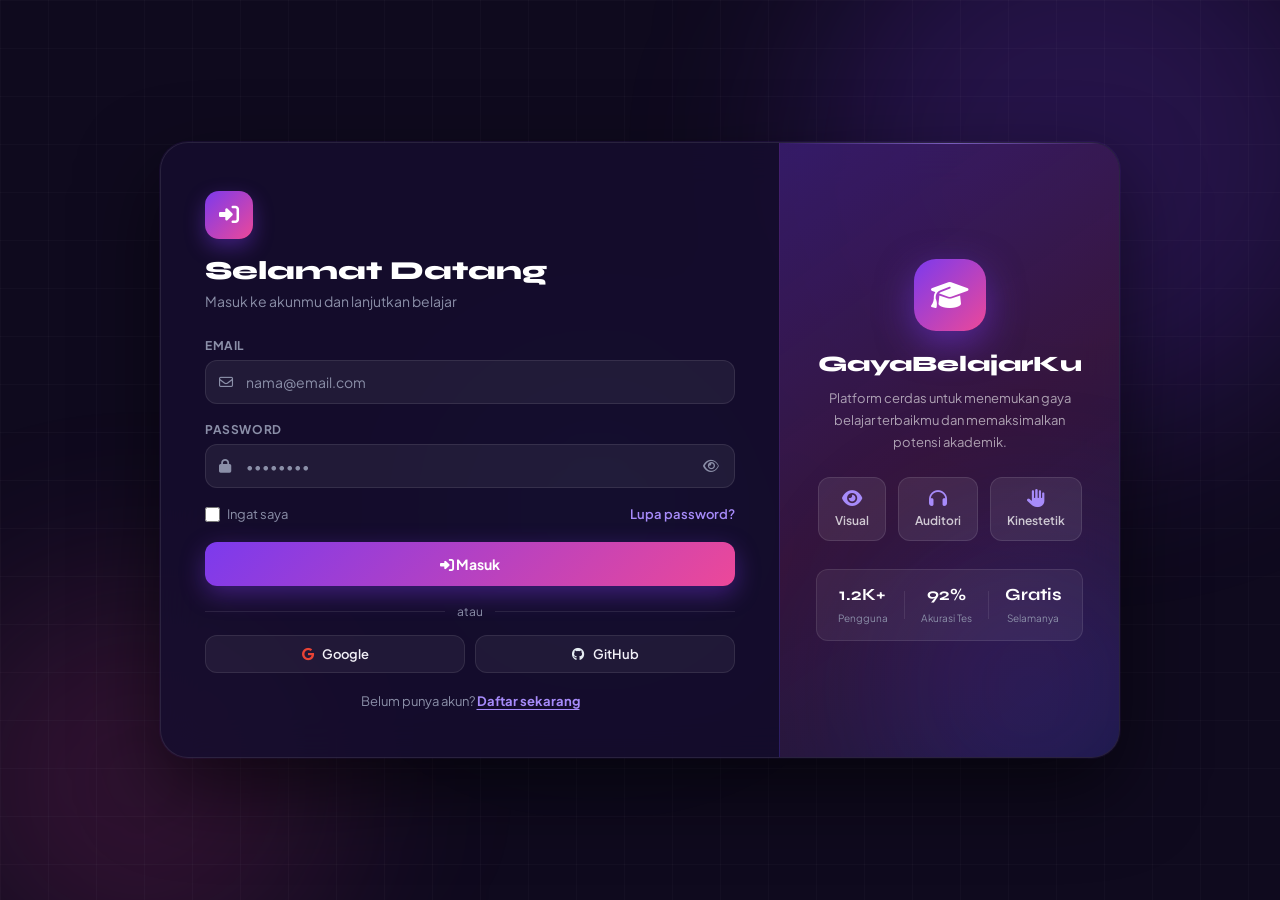
<file: login.html>
<!DOCTYPE html>
<html lang="id">
<head>
  <meta charset="UTF-8" />
  <meta name="viewport" content="width=device-width, initial-scale=1.0" />
  <link rel="stylesheet" href="https://cdnjs.cloudflare.com/ajax/libs/font-awesome/6.5.2/css/all.min.css" />
  <link rel="preconnect" href="https://fonts.googleapis.com" />
  <link rel="preconnect" href="https://fonts.gstatic.com" crossorigin />
  <link href="https://fonts.googleapis.com/css2?family=Plus+Jakarta+Sans:wght@300;400;500;600;700;800&family=Syne:wght@700;800&display=swap" rel="stylesheet" />
  <link rel="stylesheet" href="login.css" />
  <title>Login | GayaBelajarKu</title>
</head>
<body>

  <!-- Background atmosphere -->
  <div class="bg-layer">
    <div class="blob bl1"></div>
    <div class="blob bl2"></div>
    <div class="blob bl3"></div>
    <div class="grid-overlay"></div>
  </div>


  <!-- Main card -->
  <div class="auth-card" id="authCard">

    <!-- ── LEFT PANEL ── -->
    <div class="left-panel">
      <div class="lp-inner">

        <!-- Login panel -->
        <div class="form-panel" id="loginPanel">
          <div class="form-head">
            <div class="form-icon"><i class="fa-solid fa-right-to-bracket"></i></div>
            <h2>Selamat Datang</h2>
            <p>Masuk ke akunmu dan lanjutkan belajar</p>
          </div>

          <form id="loginForm" novalidate>
            <div class="field-group">
              <label>Email</label>
              <div class="input-wrap">
                <i class="fa-regular fa-envelope"></i>
                <input type="email" id="email" placeholder="nama@email.com" required />
              </div>
            </div>

            <div class="field-group">
              <label>Password</label>
              <div class="input-wrap">
                <i class="fa-solid fa-lock"></i>
                <input type="password" id="password" placeholder="••••••••" required />
                <button type="button" class="eye-btn" id="toggleLoginPw" tabindex="-1">
                  <i class="fa-regular fa-eye" id="eyeLoginIcon"></i>
                </button>
              </div>
            </div>

            <div class="form-meta">
              <label class="remember-me">
                <input type="checkbox" id="rememberMe" />
                <span>Ingat saya</span>
              </label>
              <a href="#" class="forgot-link">Lupa password?</a>
            </div>

            <button type="submit" class="btn-submit" id="loginBtn">
              <span class="btn-text"><i class="fa-solid fa-right-to-bracket"></i> Masuk</span>
              <span class="btn-loader" style="display:none;"><i class="fa-solid fa-spinner fa-spin"></i> Memproses...</span>
            </button>

            <div class="form-divider"><span>atau</span></div>

            <div class="social-login">
              <button type="button" class="social-btn google-btn">
                <i class="fa-brands fa-google"></i> Google
              </button>
              <button type="button" class="social-btn github-btn">
                <i class="fa-brands fa-github"></i> GitHub
              </button>
            </div>
          </form>

          <p class="switch-text">
            Belum punya akun?
            <button type="button" class="switch-btn" id="goRegister">Daftar sekarang</button>
          </p>
        </div>

        <!-- Register panel -->
        <div class="form-panel hidden" id="registerPanel">
          <div class="form-head">
            <div class="form-icon"><i class="fa-solid fa-user-plus"></i></div>
            <h2>Buat Akun Baru</h2>
            <p>Bergabung dan temukan gaya belajarmu</p>
          </div>

          <form id="registerForm" novalidate>
            <div class="field-group">
              <label>Username</label>
              <div class="input-wrap">
                <i class="fa-solid fa-user"></i>
                <input type="text" id="username" placeholder="nama kamu..." required />
              </div>
            </div>

            <div class="field-group">
              <label>Email</label>
              <div class="input-wrap">
                <i class="fa-regular fa-envelope"></i>
                <input type="email" id="regEmail" placeholder="nama@email.com" required />
              </div>
            </div>

            <div class="field-group">
              <label>Password</label>
              <div class="input-wrap">
                <i class="fa-solid fa-lock"></i>
                <input type="password" id="regPassword" placeholder="min. 8 karakter" required />
                <button type="button" class="eye-btn" id="toggleRegPw" tabindex="-1">
                  <i class="fa-regular fa-eye" id="eyeRegIcon"></i>
                </button>
              </div>
              <div class="pw-strength" id="pwStrength">
                <div class="pw-bar"><div class="pw-fill" id="pwFill"></div></div>
                <span id="pwLabel">Kekuatan password</span>
              </div>
            </div>

            <button type="submit" class="btn-submit" id="registerBtn">
              <span class="btn-text"><i class="fa-solid fa-user-plus"></i> Daftar</span>
              <span class="btn-loader" style="display:none;"><i class="fa-solid fa-spinner fa-spin"></i> Memproses...</span>
            </button>
          </form>

          <p class="switch-text">
            Sudah punya akun?
            <button type="button" class="switch-btn" id="goLogin">Masuk sekarang</button>
          </p>
        </div>

      </div>
    </div>

    <!-- ── RIGHT PANEL ── -->
    <div class="right-panel" id="rightPanel">
      <div class="rp-inner">

        <!-- State: Login -->
        <div class="rp-state" id="rpLogin">
          <div class="rp-icon-big"><i class="fa-solid fa-graduation-cap"></i></div>
          <h3>GayaBelajarKu</h3>
          <p>Platform cerdas untuk menemukan gaya belajar terbaikmu dan memaksimalkan potensi akademik.</p>
          <div class="rp-features">
            <div class="rp-feat">
              <i class="fa-solid fa-eye"></i><span>Visual</span>
            </div>
            <div class="rp-feat">
              <i class="fa-solid fa-headphones"></i><span>Auditori</span>
            </div>
            <div class="rp-feat">
              <i class="fa-solid fa-hand"></i><span>Kinestetik</span>
            </div>
          </div>
          <div class="rp-stats">
            <div class="rp-stat">
              <strong>1.2K+</strong><span>Pengguna</span>
            </div>
            <div class="rp-div"></div>
            <div class="rp-stat">
              <strong>92%</strong><span>Akurasi Tes</span>
            </div>
            <div class="rp-div"></div>
            <div class="rp-stat">
              <strong>Gratis</strong><span>Selamanya</span>
            </div>
          </div>
        </div>

        <!-- State: Register -->
        <div class="rp-state hidden" id="rpRegister">
          <div class="rp-icon-big"><i class="fa-solid fa-bolt"></i></div>
          <h3>Mulai Perjalananmu</h3>
          <p>Daftarkan dirimu dan ikuti tes gaya belajar untuk strategi belajar yang lebih efektif.</p>
          <div class="rp-steps">
            <div class="rp-step">
              <div class="step-num">01</div>
              <span>Buat akun gratis</span>
            </div>
            <div class="rp-step">
              <div class="step-num">02</div>
              <span>Ikuti tes gaya belajar</span>
            </div>
            <div class="rp-step">
              <div class="step-num">03</div>
              <span>Dapatkan rekomendasi personal</span>
            </div>
          </div>
        </div>

      </div>
    </div>

  </div><!-- /auth-card -->

  <!-- Toast -->
  <div class="toast" id="toast"></div>

  <script src="login.js"></script>
</body>
</html>
</file>
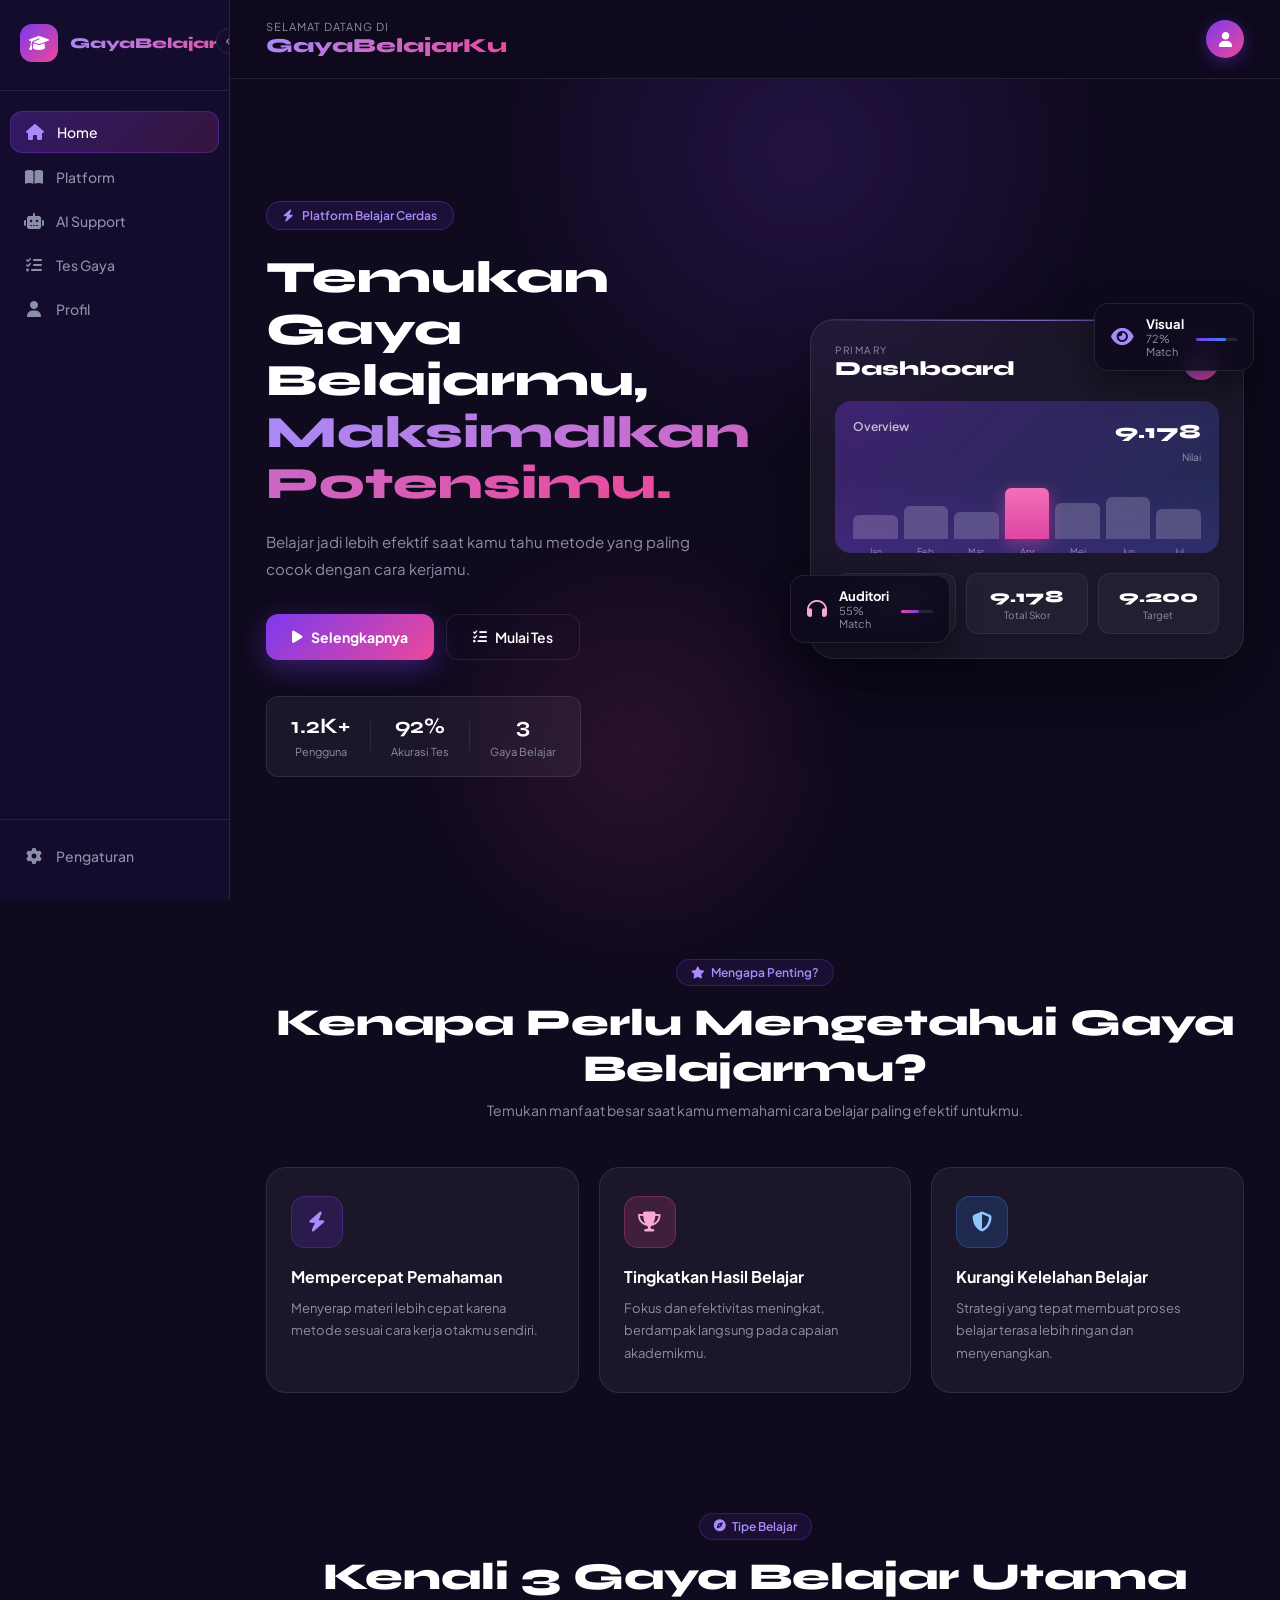
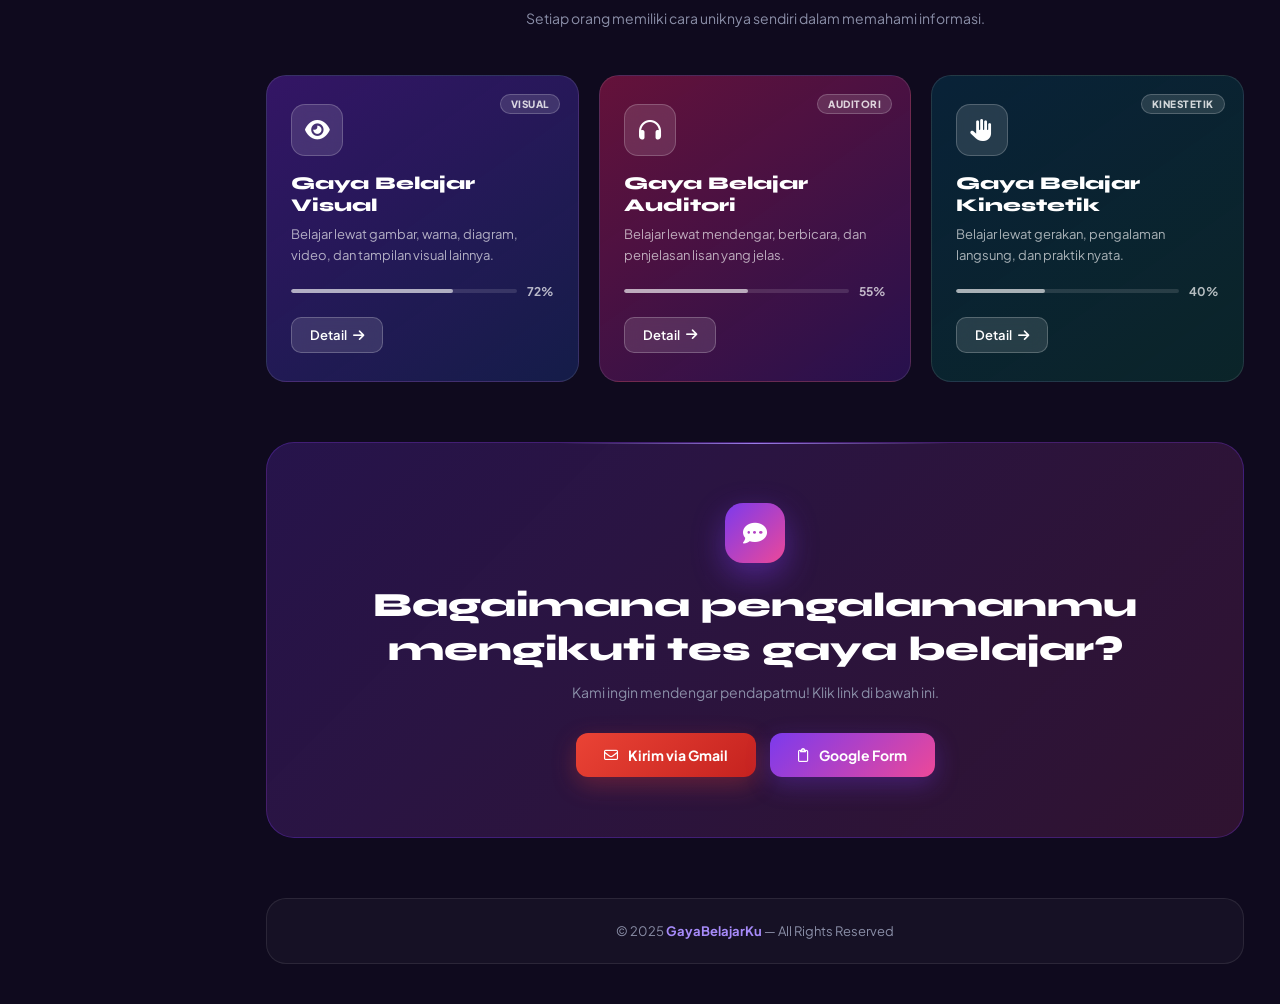
<file: home/home.html>
<!DOCTYPE html>
<html lang="id" id="home">
<head>
  <meta charset="UTF-8" />
  <meta http-equiv="X-UA-Compatible" content="IE=edge" />
  <meta name="viewport" content="width=device-width, initial-scale=1.0" />
  <link rel="stylesheet" href="https://cdnjs.cloudflare.com/ajax/libs/font-awesome/6.2.0/css/all.min.css" crossorigin="anonymous" />
  <link rel="preconnect" href="https://fonts.googleapis.com" />
  <link rel="preconnect" href="https://fonts.gstatic.com" crossorigin />
  <link href="https://fonts.googleapis.com/css2?family=Plus+Jakarta+Sans:wght@300;400;500;600;700;800&family=Syne:wght@700;800&display=swap" rel="stylesheet" />
  <link rel="stylesheet" href="home.css" />
  <title>Home | GayaBelajarKu</title>
</head>
<body>

  <!-- ═══ SIDEBAR KIRI ═══ -->
  <aside class="sidebar" id="sidebar">
    <div class="sidebar-logo">
      <span class="logo-icon"><i class="fa-solid fa-graduation-cap"></i></span>
      <span class="logo-text">GayaBelajarKu</span>
    </div>

    <nav class="sidebar-nav">
      <a href="#home" class="nav-item active" data-tooltip="Home">
        <i class="fa-solid fa-house"></i>
        <span>Home</span>
      </a>
      <a href="../platform/index.html" class="nav-item" data-tooltip="Platform Belajar">
        <i class="fa-solid fa-book-open"></i>
        <span>Platform</span>
      </a>
      <a href="../ai/index.html" class="nav-item" data-tooltip="AI Support">
        <i class="fa-solid fa-robot"></i>
        <span>AI Support</span>
      </a>
      <a href="../tesgaya/index.html" class="nav-item" data-tooltip="Tes Gaya Belajar">
        <i class="fa-solid fa-list-check"></i>
        <span>Tes Gaya</span>
      </a>
      <a href="../profile/profile.html" class="nav-item" data-tooltip="Profil">
        <i class="fa-solid fa-user"></i>
        <span>Profil</span>
      </a>
    </nav>

    <div class="sidebar-bottom">
      <a href="#" class="nav-item" data-tooltip="Pengaturan">
        <i class="fa-solid fa-gear"></i>
        <span>Pengaturan</span>
      </a>
    </div>

    <!-- Toggle collapse -->
    <button class="sidebar-toggle" id="sidebarToggle">
      <i class="fa-solid fa-chevron-left" id="toggleIcon"></i>
    </button>
  </aside>

  <!-- ═══ MAIN CONTENT ═══ -->
  <main class="main-content" id="mainContent">

    <!-- TOP BAR -->
    <div class="topbar">
      <div class="topbar-left">
        <button class="mobile-menu-btn" id="mobileMenuBtn">
          <i class="fa-solid fa-bars"></i>
        </button>
        <div class="breadcrumb">
          <span class="bc-sub">Selamat Datang di</span>
          <h1 class="bc-title">GayaBelajarKu</h1>
        </div>
      </div>
      <div class="topbar-right">
        
        <a href="../profile/profile.html" class="avatar-btn">
          <i class="fa-solid fa-user"></i>
        </a>
      </div>
    </div>

    <!-- ─── HERO SECTION ─── -->
    <section class="hero-section" id="section-hero">
      <div class="hero-left reveal">
        <div class="hero-badge"><i class="fa-solid fa-bolt"></i> Platform Belajar Cerdas</div>
        <h2 class="hero-title">Temukan Gaya Belajarmu,<br/><span>Maksimalkan Potensimu.</span></h2>
        <p class="hero-sub">Belajar jadi lebih efektif saat kamu tahu metode yang paling cocok dengan cara kerjamu.</p>
        <div class="hero-btns">
          <a href="#section-why" class="btn-primary"><i class="fa-solid fa-play"></i> Selengkapnya</a>
          <a href="../tesgaya/index.html" class="btn-outline"><i class="fa-solid fa-list-check"></i> Mulai Tes</a>
        </div>
        <div class="hero-stats">
          <div class="hs-item">
            <strong>1.2K+</strong><span>Pengguna</span>
          </div>
          <div class="hs-divider"></div>
          <div class="hs-item">
            <strong>92%</strong><span>Akurasi Tes</span>
          </div>
          <div class="hs-divider"></div>
          <div class="hs-item">
            <strong>3</strong><span>Gaya Belajar</span>
          </div>
        </div>
      </div>

      <div class="hero-right reveal delay-1">
        <!-- Dashboard Mini Card -->
        <div class="mini-dashboard">
          <div class="md-header">
            <div>
              <p class="md-label">Primary</p>
              <h3 class="md-title">Dashboard</h3>
            </div>
            <div class="md-avatar">GK</div>
          </div>

          <!-- Chart area -->
          <div class="md-chart-wrap">
            <div class="chart-header">
              <span class="chart-title">Overview</span>
              <div class="chart-peak">
                <span class="peak-val">9.178</span>
                <span class="peak-lbl">Nilai</span>
              </div>
            </div>
            <div class="chart-bars">
              <div class="bar" style="--h:40%"><span>Jan</span></div>
              <div class="bar" style="--h:55%"><span>Feb</span></div>
              <div class="bar" style="--h:45%"><span>Mar</span></div>
              <div class="bar active" style="--h:85%"><span>Apr</span></div>
              <div class="bar" style="--h:60%"><span>Mei</span></div>
              <div class="bar" style="--h:70%"><span>Jun</span></div>
              <div class="bar" style="--h:50%"><span>Jul</span></div>
            </div>
          </div>

          <!-- Stats row -->
          <div class="md-stats">
            <div class="md-stat">
              <span class="ms-val">748</span>
              <span class="ms-lbl">Total Jam</span>
            </div>
            <div class="md-stat">
              <span class="ms-val">9.178</span>
              <span class="ms-lbl">Total Skor</span>
            </div>
            <div class="md-stat">
              <span class="ms-val">9.200</span>
              <span class="ms-lbl">Target</span>
            </div>
          </div>
        </div>

        <!-- Floating cards -->
        <div class="float-card fc-visual">
          <i class="fa-solid fa-eye"></i>
          <div>
            <p class="fc-name">Visual</p>
            <p class="fc-pct">72% Match</p>
          </div>
          <div class="fc-bar"><div class="fc-fill" style="width:72%"></div></div>
        </div>

        <div class="float-card fc-auditori">
          <i class="fa-solid fa-headphones"></i>
          <div>
            <p class="fc-name">Auditori</p>
            <p class="fc-pct">55% Match</p>
          </div>
          <div class="fc-bar"><div class="fc-fill" style="width:55%"></div></div>
        </div>
      </div>
    </section>

    <!-- ─── WHY SECTION ─── -->
    <section class="why-section" id="section-why">
      <div class="section-header reveal">
        <div class="section-tag"><i class="fa-solid fa-star"></i> Mengapa Penting?</div>
        <h2>Kenapa Perlu Mengetahui Gaya Belajarmu?</h2>
        <p>Temukan manfaat besar saat kamu memahami cara belajar paling efektif untukmu.</p>
      </div>
      <div class="cards-grid three-col">
        <div class="info-card reveal">
          <div class="ic-icon purple"><i class="fa-solid fa-bolt"></i></div>
          <h4>Mempercepat Pemahaman</h4>
          <p>Menyerap materi lebih cepat karena metode sesuai cara kerja otakmu sendiri.</p>
        </div>
        <div class="info-card reveal delay-1">
          <div class="ic-icon pink"><i class="fa-solid fa-trophy"></i></div>
          <h4>Tingkatkan Hasil Belajar</h4>
          <p>Fokus dan efektivitas meningkat, berdampak langsung pada capaian akademikmu.</p>
        </div>
        <div class="info-card reveal delay-2">
          <div class="ic-icon blue"><i class="fa-solid fa-shield-halved"></i></div>
          <h4>Kurangi Kelelahan Belajar</h4>
          <p>Strategi yang tepat membuat proses belajar terasa lebih ringan dan menyenangkan.</p>
        </div>
      </div>
    </section>

    <!-- ─── GAYA BELAJAR SECTION ─── -->
    <section class="gaya-section" id="section-gaya">
      <div class="section-header reveal">
        <div class="section-tag"><i class="fa-solid fa-compass"></i> Tipe Belajar</div>
        <h2>Kenali 3 Gaya Belajar Utama</h2>
        <p>Setiap orang memiliki cara uniknya sendiri dalam memahami informasi.</p>
      </div>
      <div class="cards-grid three-col">

        <div class="gaya-card gc-visual reveal">
          <div class="gc-top-badge">VISUAL</div>
          <div class="gc-icon"><i class="fa-solid fa-eye"></i></div>
          <h3>Gaya Belajar Visual</h3>
          <p>Belajar lewat gambar, warna, diagram, video, dan tampilan visual lainnya.</p>
          <div class="gc-progress">
            <div class="gcp-bar"><div class="gcp-fill" style="width:72%"></div></div>
            <span>72%</span>
          </div>
          <a href="../infogayabelajar/visual/visual.html" class="btn-card">
            Detail <i class="fa-solid fa-arrow-right"></i>
          </a>
        </div>

        <div class="gaya-card gc-auditori reveal delay-1">
          <div class="gc-top-badge">AUDITORI</div>
          <div class="gc-icon"><i class="fa-solid fa-headphones"></i></div>
          <h3>Gaya Belajar Auditori</h3>
          <p>Belajar lewat mendengar, berbicara, dan penjelasan lisan yang jelas.</p>
          <div class="gc-progress">
            <div class="gcp-bar"><div class="gcp-fill" style="width:55%"></div></div>
            <span>55%</span>
          </div>
          <a href="../infogayabelajar/auditori/auditori.html" class="btn-card">
            Detail <i class="fa-solid fa-arrow-right"></i>
          </a>
        </div>

        <div class="gaya-card gc-kinestetik reveal delay-2">
          <div class="gc-top-badge">KINESTETIK</div>
          <div class="gc-icon"><i class="fa-solid fa-hand"></i></div>
          <h3>Gaya Belajar Kinestetik</h3>
          <p>Belajar lewat gerakan, pengalaman langsung, dan praktik nyata.</p>
          <div class="gc-progress">
            <div class="gcp-bar"><div class="gcp-fill" style="width:40%"></div></div>
            <span>40%</span>
          </div>
          <a href="../infogayabelajar/kinestetik/kinestetik.html" class="btn-card">
            Detail <i class="fa-solid fa-arrow-right"></i>
          </a>
        </div>

      </div>
    </section>

    <!-- ─── FEEDBACK SECTION ─── -->
    <section class="feedback-section reveal" id="section-feedback">
      <div class="fb-inner">
        <div class="fb-deco"><i class="fa-solid fa-comment-dots"></i></div>
        <h2>Bagaimana pengalamanmu mengikuti tes gaya belajar?</h2>
        <p>Kami ingin mendengar pendapatmu! Klik link di bawah ini.</p>
        <div class="fb-btns">
          <a href="mailto:mdkarya010@gmail.com" class="btn-feedback gmail">
            <i class="fa-regular fa-envelope"></i> Kirim via Gmail
          </a>
          <a href="https://forms.gle/isi-dengan-link-form-kamu" target="_blank" class="btn-feedback form">
            <i class="fa-regular fa-clipboard"></i> Google Form
          </a>
        </div>
      </div>
    </section>

    <!-- FOOTER -->
    <footer class="footer">
      <p>© 2025 <strong>GayaBelajarKu</strong> — All Rights Reserved</p>
    </footer>

  </main>

  <!-- MOBILE OVERLAY -->
  <div class="sidebar-overlay" id="sidebarOverlay"></div>

  <script src="home.js"></script>
</body>
</html>
</file>
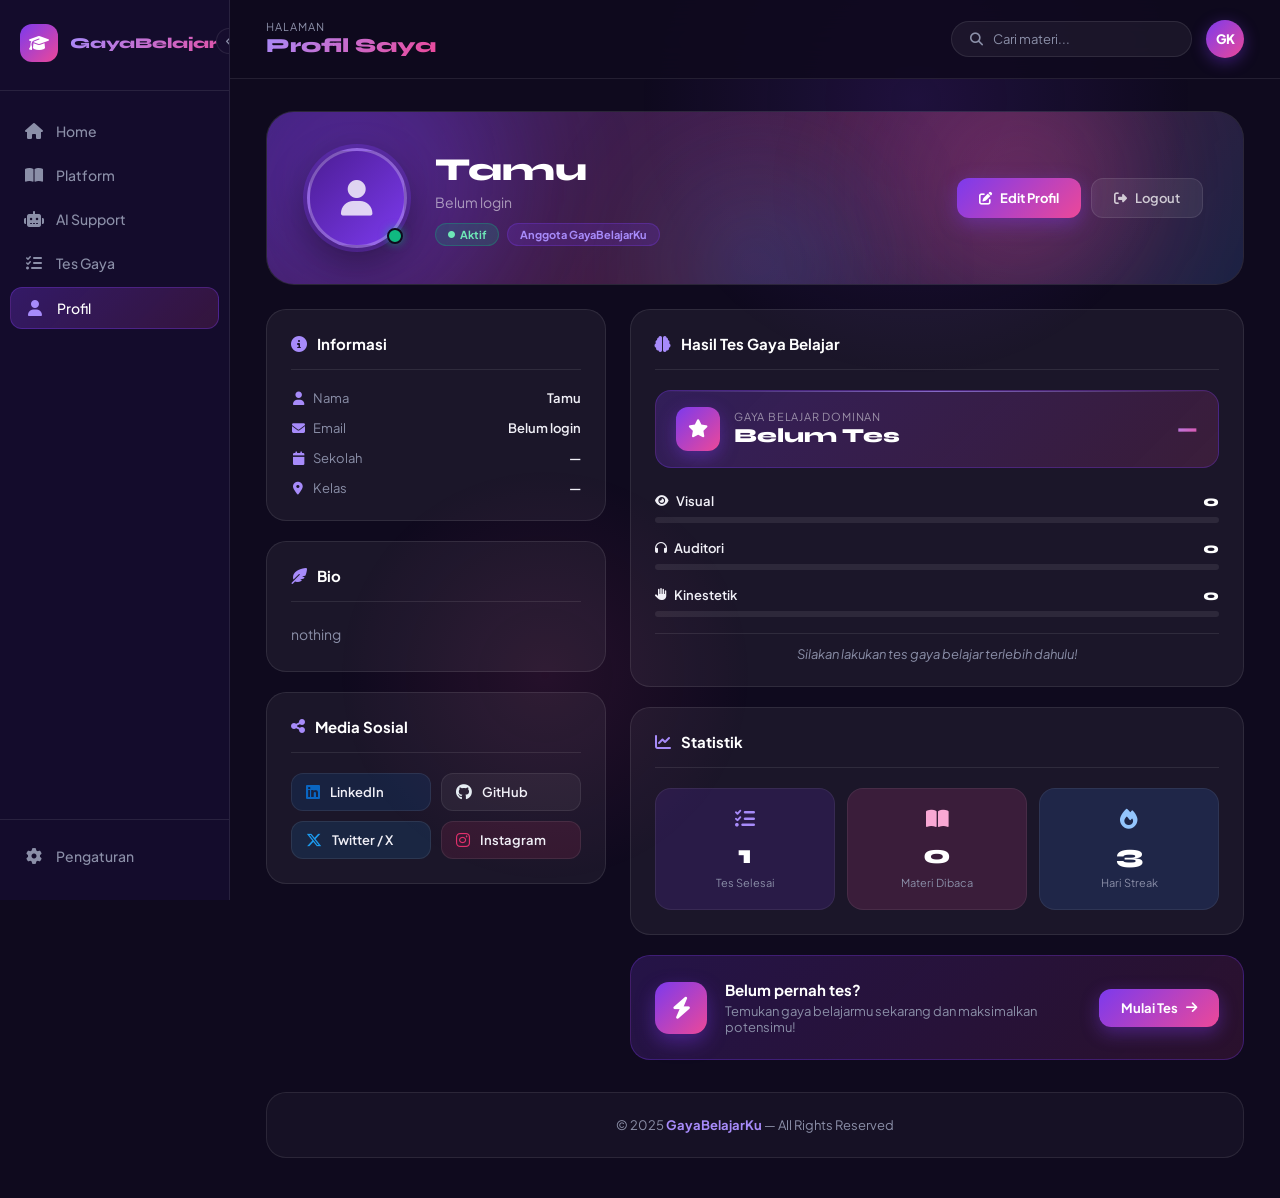
<file: profile/profile.html>
<!DOCTYPE html>
<html lang="id">
<head>
  <meta charset="UTF-8" />
  <meta name="viewport" content="width=device-width, initial-scale=1.0" />
  <link rel="stylesheet" href="https://cdnjs.cloudflare.com/ajax/libs/font-awesome/6.5.2/css/all.min.css" />
  <link rel="preconnect" href="https://fonts.googleapis.com" />
  <link rel="preconnect" href="https://fonts.gstatic.com" crossorigin />
  <link href="https://fonts.googleapis.com/css2?family=Plus+Jakarta+Sans:wght@300;400;500;600;700;800&family=Syne:wght@700;800&display=swap" rel="stylesheet" />
  <link rel="stylesheet" href="profile.css" />
  <title>Profile | GayaBelajarKu</title>
</head>
<body>

  <!-- ═══ SIDEBAR KIRI ═══ -->
  <aside class="sidebar" id="sidebar">
    <div class="sidebar-logo">
      <span class="logo-icon"><i class="fa-solid fa-graduation-cap"></i></span>
      <span class="logo-text">GayaBelajarKu</span>
    </div>

    <nav class="sidebar-nav">
      <a href="../home/home.html" class="nav-item" data-tooltip="Home">
        <i class="fa-solid fa-house"></i>
        <span>Home</span>
      </a>
      <a href="../platform/index.html" class="nav-item" data-tooltip="Platform Belajar">
        <i class="fa-solid fa-book-open"></i>
        <span>Platform</span>
      </a>
      <a href="../ai/index.html" class="nav-item" data-tooltip="AI Support">
        <i class="fa-solid fa-robot"></i>
        <span>AI Support</span>
      </a>
      <a href="../tesgaya/index.html" class="nav-item" data-tooltip="Tes Gaya Belajar">
        <i class="fa-solid fa-list-check"></i>
        <span>Tes Gaya</span>
      </a>
      <a href="../profile/profile.html" class="nav-item active" data-tooltip="Profil">
        <i class="fa-solid fa-user"></i>
        <span>Profil</span>
      </a>
    </nav>

    <div class="sidebar-bottom">
      <a href="#" class="nav-item" data-tooltip="Pengaturan">
        <i class="fa-solid fa-gear"></i>
        <span>Pengaturan</span>
      </a>
    </div>

    <button class="sidebar-toggle" id="sidebarToggle">
      <i class="fa-solid fa-chevron-left" id="toggleIcon"></i>
    </button>
  </aside>

  <!-- ═══ MAIN CONTENT ═══ -->
  <main class="main-content" id="mainContent">

    <!-- TOP BAR -->
    <div class="topbar">
      <div class="topbar-left">
        <button class="mobile-menu-btn" id="mobileMenuBtn">
          <i class="fa-solid fa-bars"></i>
        </button>
        <div class="breadcrumb">
          <span class="bc-sub">Halaman</span>
          <h1 class="bc-title">Profil Saya</h1>
        </div>
      </div>
      <div class="topbar-right">
        <div class="search-bar">
          <i class="fa-solid fa-search"></i>
          <input type="text" placeholder="Cari materi..." />
        </div>
        <div class="avatar-topbar" id="avatarTopbar">GK</div>
      </div>
    </div>

    <!-- ═══ PROFILE CONTENT ═══ -->
    <div class="profile-wrapper">

      <!-- COVER & AVATAR -->
      <div class="profile-cover reveal">
        <div class="cover-bg">
          <div class="cover-orb orb1"></div>
          <div class="cover-orb orb2"></div>
          <div class="cover-orb orb3"></div>
        </div>
        <div class="cover-content">
          <div class="avatar-ring">
            <div class="avatar-img" id="avatarDisplay">
              <i class="fa-solid fa-user"></i>
            </div>
            <div class="avatar-status"></div>
          </div>
          <div class="cover-info">
            <h2 id="profileName">Loading...</h2>
            <p id="profileEmail" class="profile-email">—</p>
            <div class="profile-badges">
              <span class="badge badge-active"><i class="fa-solid fa-circle"></i> Aktif</span>
              <span class="badge badge-member">Anggota GayaBelajarKu</span>
            </div>
          </div>
          <div class="cover-actions">
            <button class="btn-edit" id="btnEditProfile">
              <i class="fa-solid fa-pen-to-square"></i> Edit Profil
            </button>
            <button class="btn-logout" id="btnLogout">
              <i class="fa-solid fa-right-from-bracket"></i> Logout
            </button>
          </div>
        </div>
      </div>

      <!-- GRID BAWAH -->
      <div class="profile-grid">

        <!-- COL KIRI: Info + Sosial -->
        <div class="profile-col-left">

          <!-- Info Card -->
          <div class="p-card reveal">
            <div class="p-card-header">
              <i class="fa-solid fa-circle-info"></i>
              <h3>Informasi</h3>
            </div>
            <div class="info-list">
              <div class="info-row">
                <span class="ir-label"><i class="fa-solid fa-user"></i> Nama</span>
                <span class="ir-val" id="infoNama">—</span>
              </div>
              <div class="info-row">
                <span class="ir-label"><i class="fa-solid fa-envelope"></i> Email</span>
                <span class="ir-val" id="infoEmail">—</span>
              </div>
              <div class="info-row">
                <span class="ir-label"><i class="fa-solid fa-calendar"></i> Sekolah</span>
                <span class="ir-val" id="infoJoin">—</span>
              </div>
              <div class="info-row">
                <span class="ir-label"><i class="fa-solid fa-location-dot"></i> Kelas</span>
                <span class="ir-val" id="infoLokasi">—</span>
              </div>
            </div>
          </div>

          <!-- Bio Card -->
          <div class="p-card reveal">
            <div class="p-card-header">
              <i class="fa-solid fa-feather-pointed"></i>
              <h3>Bio</h3>
            </div>
            <p class="bio-text" id="bioParagraph">
              nothing
            </p>
          </div>

          <!-- Sosial Card -->
          <div class="p-card reveal">
            <div class="p-card-header">
              <i class="fa-solid fa-share-nodes"></i>
              <h3>Media Sosial</h3>
            </div>
            <div class="social-grid">
              <a href="#" class="social-chip linkedin">
                <i class="fa-brands fa-linkedin"></i>
                <span>LinkedIn</span>
              </a>
              <a href="#" class="social-chip github">
                <i class="fa-brands fa-github"></i>
                <span>GitHub</span>
              </a>
              <a href="#" class="social-chip twitter">
                <i class="fa-brands fa-x-twitter"></i>
                <span>Twitter / X</span>
              </a>
              <a href="#" class="social-chip instagram">
                <i class="fa-brands fa-instagram"></i>
                <span>Instagram</span>
              </a>
            </div>
          </div>

        </div>

        <!-- COL KANAN: Tes Gaya Belajar + Aktivitas -->
        <div class="profile-col-right">

          <!-- Hasil Tes Gaya Belajar -->
          <div class="p-card gaya-result-card reveal">
            <div class="p-card-header">
              <i class="fa-solid fa-brain"></i>
              <h3>Hasil Tes Gaya Belajar</h3>
            </div>

            <!-- Dominant style -->
            <div class="dominant-style" id="dominantStyle">
              <div class="ds-icon"><i class="fa-solid fa-star"></i></div>
              <div>
                <p class="ds-label">Gaya Belajar Dominan</p>
                <h4 class="ds-name" id="dominantName">Belum Tes</h4>
              </div>
              <div class="ds-badge" id="dominantBadge">—</div>
            </div>

            <!-- Score bars -->
            <div class="score-bars">
              <div class="score-row">
                <div class="sr-top">
                  <span class="sr-name"><i class="fa-solid fa-eye"></i> Visual</span>
                  <span class="sr-val" id="scoreVisual">0</span>
                </div>
                <div class="sr-bar">
                  <div class="sr-fill visual-fill" id="barVisual" style="width:0%"></div>
                </div>
              </div>
              <div class="score-row">
                <div class="sr-top">
                  <span class="sr-name"><i class="fa-solid fa-headphones"></i> Auditori</span>
                  <span class="sr-val" id="scoreAuditori">0</span>
                </div>
                <div class="sr-bar">
                  <div class="sr-fill auditori-fill" id="barAuditori" style="width:0%"></div>
                </div>
              </div>
              <div class="score-row">
                <div class="sr-top">
                  <span class="sr-name"><i class="fa-solid fa-hand"></i> Kinestetik</span>
                  <span class="sr-val" id="scoreKinestetik">0</span>
                </div>
                <div class="sr-bar">
                  <div class="sr-fill kinestetik-fill" id="barKinestetik" style="width:0%"></div>
                </div>
              </div>
            </div>

            <p class="gaya-desc" id="gayaDesc">Silakan lakukan tes gaya belajar untuk melihat hasil lengkap!</p>
          </div>

          <!-- Statistik Aktivitas -->
          <div class="p-card reveal">
            <div class="p-card-header">
              <i class="fa-solid fa-chart-line"></i>
              <h3>Statistik</h3>
            </div>
            <div class="stats-row">
              <div class="stat-box purple">
                <i class="fa-solid fa-list-check"></i>
                <span class="sb-val">1</span>
                <span class="sb-lbl">Tes Selesai</span>
              </div>
              <div class="stat-box pink">
                <i class="fa-solid fa-book-open"></i>
                <span class="sb-val">0</span>
                <span class="sb-lbl">Materi Dibaca</span>
              </div>
              <div class="stat-box blue">
                <i class="fa-solid fa-fire"></i>
                <span class="sb-val">3</span>
                <span class="sb-lbl">Hari Streak</span>
              </div>
            </div>
          </div>

          <!-- CTA Tes Gaya -->
          <div class="p-card cta-card reveal">
            <div class="cta-icon"><i class="fa-solid fa-bolt"></i></div>
            <div class="cta-text">
              <h4>Belum pernah tes?</h4>
              <p>Temukan gaya belajarmu sekarang dan maksimalkan potensimu!</p>
            </div>
            <a href="../tesgaya/index.html" class="btn-cta">
              Mulai Tes <i class="fa-solid fa-arrow-right"></i>
            </a>
          </div>

        </div>
      </div><!-- /profile-grid -->

    </div><!-- /profile-wrapper -->

    <!-- FOOTER -->
    <footer class="footer">
      <p>© 2025 <strong>GayaBelajarKu</strong> — All Rights Reserved</p>
    </footer>

  </main>

  <!-- MOBILE OVERLAY -->
  <div class="sidebar-overlay" id="sidebarOverlay"></div>

  <!-- EDIT MODAL -->
  <div class="modal-overlay" id="editModal">
    <div class="modal-box">
      <div class="modal-header">
        <h3><i class="fa-solid fa-pen-to-square"></i> Edit Profil</h3>
        <button class="modal-close" id="modalClose"><i class="fa-solid fa-xmark"></i></button>
      </div>
      <div class="modal-body">
        <div class="form-group">
          <label>Nama Lengkap</label>
          <input type="text" id="editNama" placeholder="Nama kamu..." />
        </div>
        <div class="form-group">
          <label>Bio</label>
          <textarea id="editBio" rows="3" placeholder="Ceritakan tentang dirimu..."></textarea>
        </div>
        <div class="form-group">
          <label>Lokasi</label>
          <input type="text" id="editLokasi" placeholder="Kota, Negara..." />
        </div>
      </div>
      <div class="modal-footer">
        <button class="btn-cancel" id="btnCancel">Batal</button>
        <button class="btn-save" id="btnSave"><i class="fa-solid fa-check"></i> Simpan</button>
      </div>
    </div>
  </div>

  <script src="profile.js"></script>
</body>
</html>
</file>
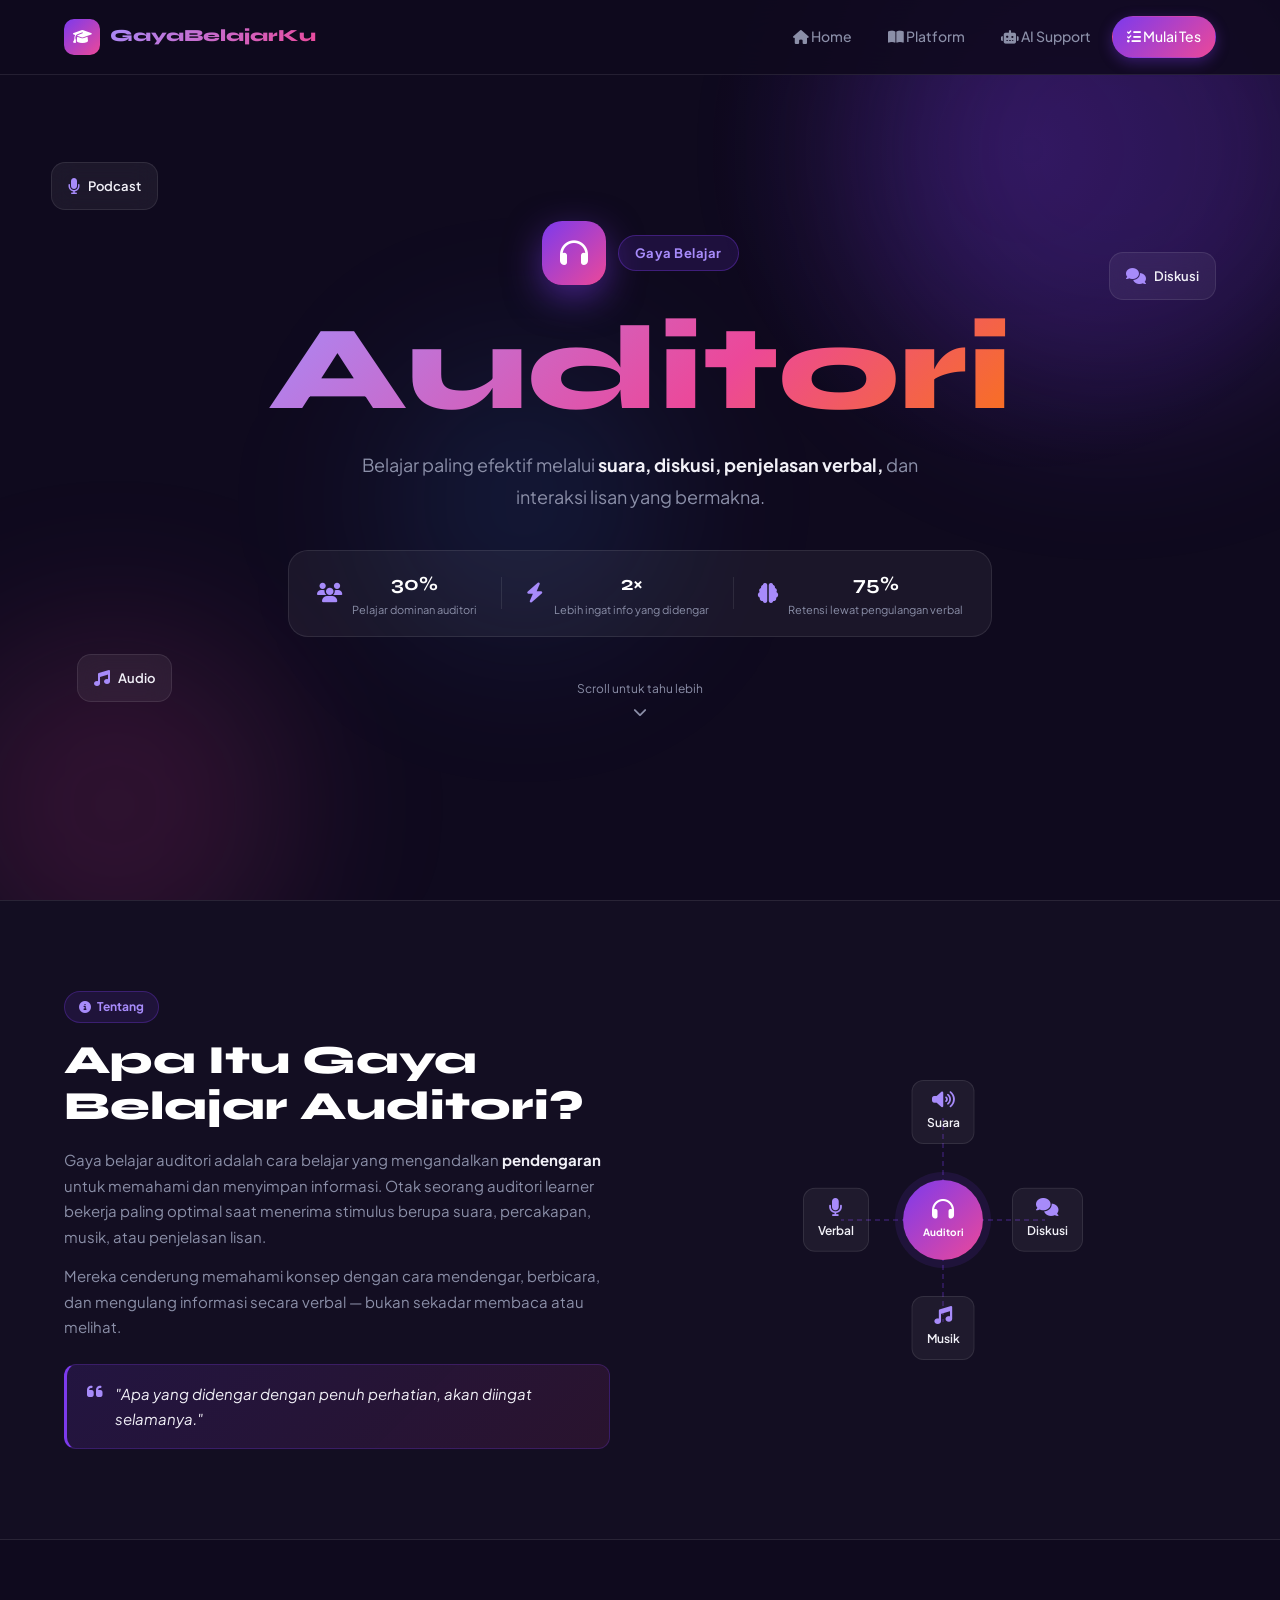
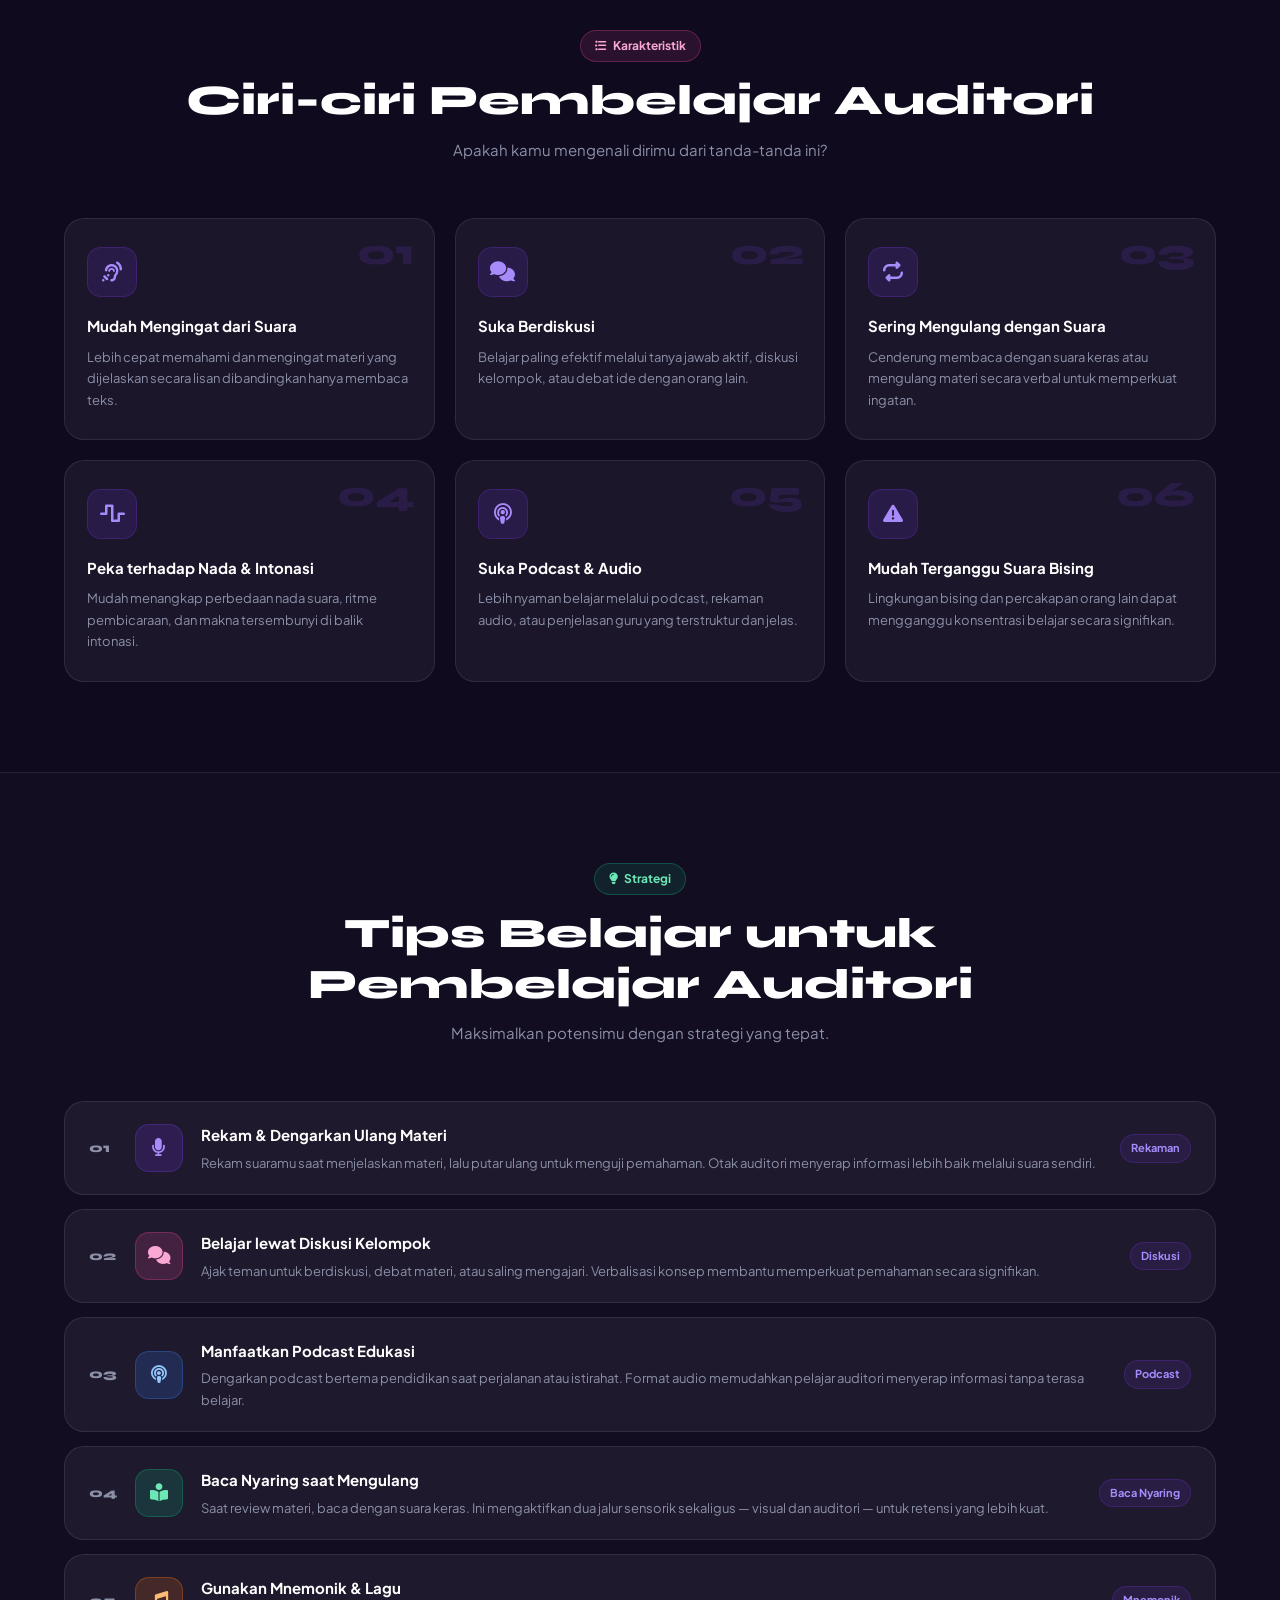
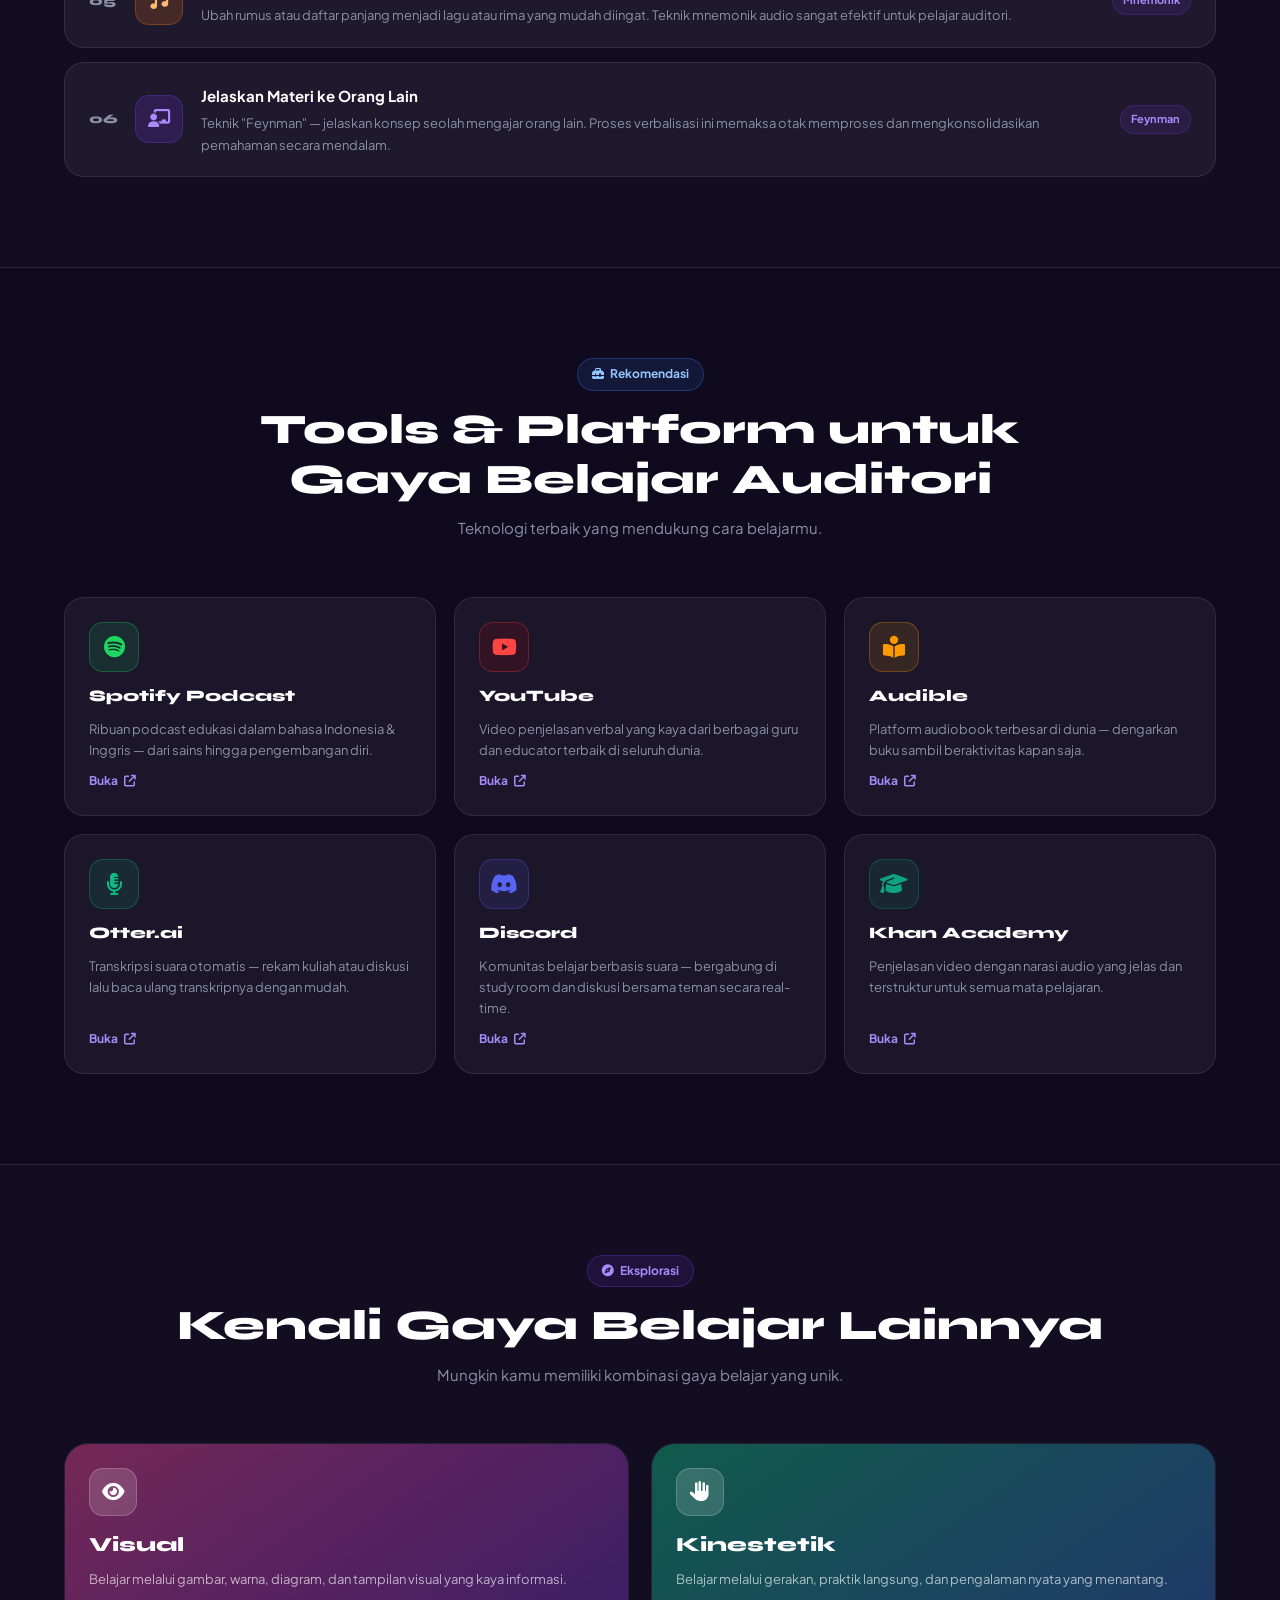
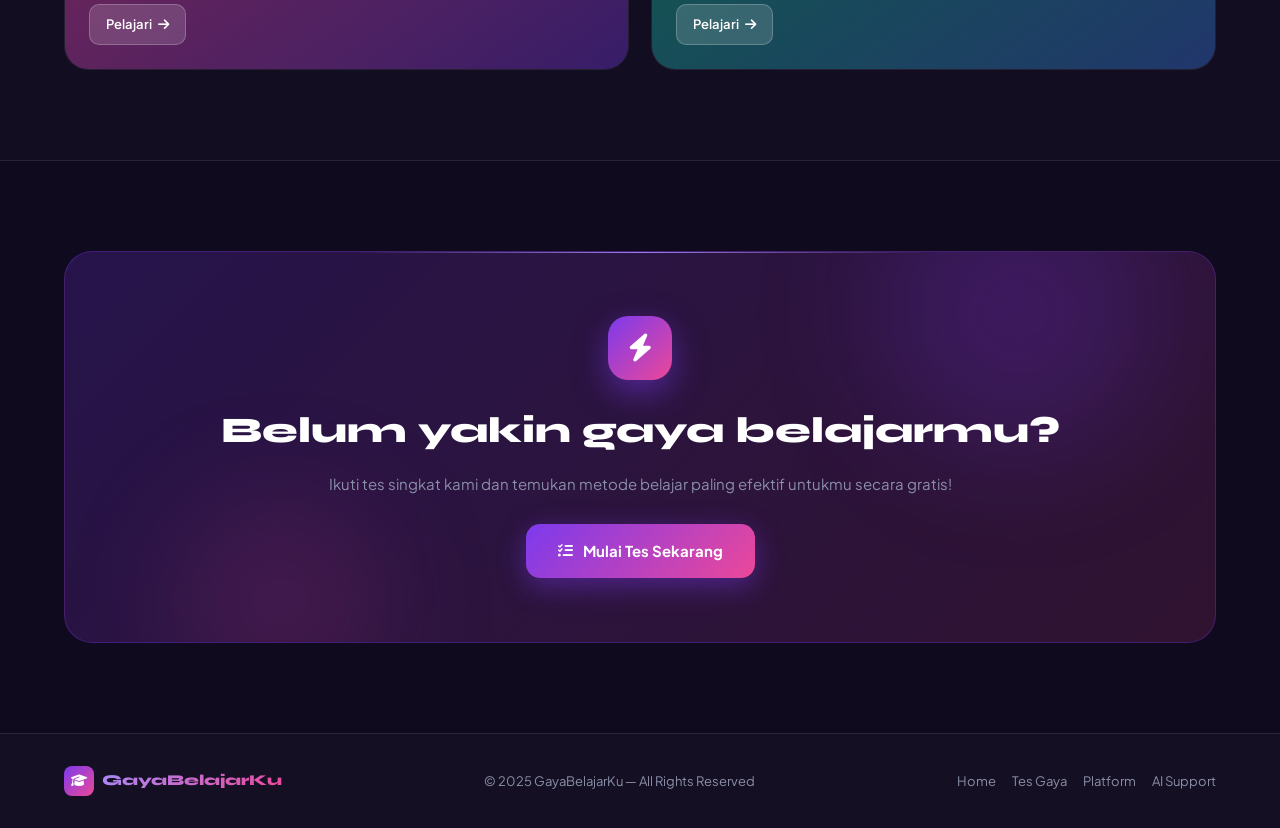
<file: infogayabelajar/auditori/auditori.html>
<!DOCTYPE html>
<html lang="id">
<head>
  <meta charset="UTF-8" />
  <meta name="viewport" content="width=device-width, initial-scale=1.0" />
  <link rel="stylesheet" href="https://cdnjs.cloudflare.com/ajax/libs/font-awesome/6.5.2/css/all.min.css" />
  <link rel="preconnect" href="https://fonts.googleapis.com" />
  <link rel="preconnect" href="https://fonts.gstatic.com" crossorigin />
  <link href="https://fonts.googleapis.com/css2?family=Plus+Jakarta+Sans:wght@300;400;500;600;700;800&family=Syne:wght@700;800&display=swap" rel="stylesheet" />
  <!-- Pakai CSS yang sama dengan visual -->
  <link rel="stylesheet" href="../visual/gaya-belajar.css" />
  <title>Gaya Belajar Auditori | GayaBelajarKu</title>
</head>
<body>

  <!-- ═══ TOPBAR ═══ -->
  <nav class="topnav" id="topnav">
    <div class="nav-inner">
      <a href="../../home/home.html" class="nav-brand">
        <span class="brand-icon"><i class="fa-solid fa-graduation-cap"></i></span>
        <span class="brand-name">GayaBelajarKu</span>
      </a>
      <div class="nav-links">
        <a href="../../home/home.html"><i class="fa-solid fa-house"></i> Home</a>
        <a href="../../platform/index.html"><i class="fa-solid fa-book-open"></i> Platform</a>
        <a href="../../ai/index.html"><i class="fa-solid fa-robot"></i> AI Support</a>
        <a href="../../tesgaya/index.html" class="btn-tes">
          <i class="fa-solid fa-list-check"></i> Mulai Tes
        </a>
      </div>
      <button class="nav-burger" id="navBurger"><i class="fa-solid fa-bars"></i></button>
    </div>
    <div class="mobile-menu" id="mobileMenu">
      <a href="../../home/home.html"><i class="fa-solid fa-house"></i> Home</a>
      <a href="../../platform/index.html"><i class="fa-solid fa-book-open"></i> Platform</a>
      <a href="../../ai/index.html"><i class="fa-solid fa-robot"></i> AI Support</a>
      <a href="../../tesgaya/index.html"><i class="fa-solid fa-list-check"></i> Mulai Tes</a>
    </div>
  </nav>

  <!-- ═══ HERO ═══ -->
  <section class="hero">
    <div class="hero-bg">
      <div class="blob b1"></div>
      <div class="blob b2"></div>
      <div class="blob b3"></div>
    </div>
    <div class="hero-content">
      <div class="hero-eyebrow reveal">
        <div class="gaya-icon-big"><i class="fa-solid fa-headphones"></i></div>
        <span class="gaya-badge">Gaya Belajar</span>
      </div>
      <h1 class="hero-title reveal">
        <span class="grad-text">Auditori</span>
      </h1>
      <p class="hero-sub reveal">
        Belajar paling efektif melalui <strong>suara, diskusi, penjelasan verbal,</strong> dan interaksi lisan yang bermakna.
      </p>
      <div class="hero-stats reveal">
        <div class="hstat">
          <i class="fa-solid fa-users"></i>
          <div><strong>30%</strong><span>Pelajar dominan auditori</span></div>
        </div>
        <div class="hstat-div"></div>
        <div class="hstat">
          <i class="fa-solid fa-bolt"></i>
          <div><strong>2×</strong><span>Lebih ingat info yang didengar</span></div>
        </div>
        <div class="hstat-div"></div>
        <div class="hstat">
          <i class="fa-solid fa-brain"></i>
          <div><strong>75%</strong><span>Retensi lewat pengulangan verbal</span></div>
        </div>
      </div>
      <a href="#section-apa" class="hero-scroll reveal">
        <span>Scroll untuk tahu lebih</span>
        <i class="fa-solid fa-chevron-down"></i>
      </a>
    </div>
    <div class="hero-deco">
      <div class="deco-card dc1 reveal delay-1">
        <i class="fa-solid fa-microphone"></i>
        <span>Podcast</span>
      </div>
      <div class="deco-card dc2 reveal delay-2">
        <i class="fa-solid fa-comments"></i>
        <span>Diskusi</span>
      </div>
      <div class="deco-card dc3 reveal delay-1">
        <i class="fa-solid fa-music"></i>
        <span>Audio</span>
      </div>
    </div>
  </section>

  <!-- ═══ APA ITU ═══ -->
  <section class="what-section" id="section-apa">
    <div class="wrap">
      <div class="what-grid">
        <div class="what-left reveal">
          <div class="section-tag s-purple"><i class="fa-solid fa-circle-info"></i> Tentang</div>
          <h2>Apa Itu Gaya<br/>Belajar Auditori?</h2>
          <p>Gaya belajar auditori adalah cara belajar yang mengandalkan <strong>pendengaran</strong> untuk memahami dan menyimpan informasi. Otak seorang auditori learner bekerja paling optimal saat menerima stimulus berupa suara, percakapan, musik, atau penjelasan lisan.</p>
          <p>Mereka cenderung memahami konsep dengan cara mendengar, berbicara, dan mengulang informasi secara verbal — bukan sekadar membaca atau melihat.</p>
          <div class="what-quote">
            <i class="fa-solid fa-quote-left"></i>
            <p>"Apa yang didengar dengan penuh perhatian, akan diingat selamanya."</p>
          </div>
        </div>
        <div class="what-right reveal delay-1">
          <div class="mindmap">
            <div class="mm-center"><i class="fa-solid fa-headphones"></i><span>Auditori</span></div>
            <div class="mm-node mm-top"><i class="fa-solid fa-volume-high"></i><span>Suara</span></div>
            <div class="mm-node mm-right"><i class="fa-solid fa-comments"></i><span>Diskusi</span></div>
            <div class="mm-node mm-bottom"><i class="fa-solid fa-music"></i><span>Musik</span></div>
            <div class="mm-node mm-left"><i class="fa-solid fa-microphone"></i><span>Verbal</span></div>
            <svg class="mm-svg" viewBox="0 0 280 280">
              <line x1="140" y1="140" x2="140" y2="38"  stroke="rgba(124,58,237,0.35)" stroke-width="1.5" stroke-dasharray="5 4"/>
              <line x1="140" y1="140" x2="242" y2="140" stroke="rgba(124,58,237,0.35)" stroke-width="1.5" stroke-dasharray="5 4"/>
              <line x1="140" y1="140" x2="140" y2="242" stroke="rgba(124,58,237,0.35)" stroke-width="1.5" stroke-dasharray="5 4"/>
              <line x1="140" y1="140" x2="38"  y2="140" stroke="rgba(124,58,237,0.35)" stroke-width="1.5" stroke-dasharray="5 4"/>
            </svg>
          </div>
        </div>
      </div>
    </div>
  </section>

  <!-- ═══ CIRI-CIRI ═══ -->
  <section class="ciri-section">
    <div class="wrap">
      <div class="sec-header reveal">
        <div class="section-tag s-pink"><i class="fa-solid fa-list-ul"></i> Karakteristik</div>
        <h2>Ciri-ciri Pembelajar Auditori</h2>
        <p>Apakah kamu mengenali dirimu dari tanda-tanda ini?</p>
      </div>
      <div class="ciri-grid">

        <div class="ciri-card reveal">
          <div class="cc-num">01</div>
          <div class="cc-icon"><i class="fa-solid fa-ear-listen"></i></div>
          <h4>Mudah Mengingat dari Suara</h4>
          <p>Lebih cepat memahami dan mengingat materi yang dijelaskan secara lisan dibandingkan hanya membaca teks.</p>
        </div>

        <div class="ciri-card reveal delay-1">
          <div class="cc-num">02</div>
          <div class="cc-icon"><i class="fa-solid fa-comments"></i></div>
          <h4>Suka Berdiskusi</h4>
          <p>Belajar paling efektif melalui tanya jawab aktif, diskusi kelompok, atau debat ide dengan orang lain.</p>
        </div>

        <div class="ciri-card reveal delay-2">
          <div class="cc-num">03</div>
          <div class="cc-icon"><i class="fa-solid fa-repeat"></i></div>
          <h4>Sering Mengulang dengan Suara</h4>
          <p>Cenderung membaca dengan suara keras atau mengulang materi secara verbal untuk memperkuat ingatan.</p>
        </div>

        <div class="ciri-card reveal">
          <div class="cc-num">04</div>
          <div class="cc-icon"><i class="fa-solid fa-wave-square"></i></div>
          <h4>Peka terhadap Nada & Intonasi</h4>
          <p>Mudah menangkap perbedaan nada suara, ritme pembicaraan, dan makna tersembunyi di balik intonasi.</p>
        </div>

        <div class="ciri-card reveal delay-1">
          <div class="cc-num">05</div>
          <div class="cc-icon"><i class="fa-solid fa-podcast"></i></div>
          <h4>Suka Podcast & Audio</h4>
          <p>Lebih nyaman belajar melalui podcast, rekaman audio, atau penjelasan guru yang terstruktur dan jelas.</p>
        </div>

        <div class="ciri-card reveal delay-2">
          <div class="cc-num">06</div>
          <div class="cc-icon"><i class="fa-solid fa-triangle-exclamation"></i></div>
          <h4>Mudah Terganggu Suara Bising</h4>
          <p>Lingkungan bising dan percakapan orang lain dapat mengganggu konsentrasi belajar secara signifikan.</p>
        </div>

      </div>
    </div>
  </section>

  <!-- ═══ TIPS BELAJAR ═══ -->
  <section class="tips-section">
    <div class="wrap">
      <div class="sec-header reveal">
        <div class="section-tag s-teal"><i class="fa-solid fa-lightbulb"></i> Strategi</div>
        <h2>Tips Belajar untuk<br/>Pembelajar Auditori</h2>
        <p>Maksimalkan potensimu dengan strategi yang tepat.</p>
      </div>
      <div class="tips-list">

        <div class="tip-row reveal">
          <div class="tip-num">01</div>
          <div class="tip-icon purple-ic"><i class="fa-solid fa-microphone"></i></div>
          <div class="tip-body">
            <h4>Rekam & Dengarkan Ulang Materi</h4>
            <p>Rekam suaramu saat menjelaskan materi, lalu putar ulang untuk menguji pemahaman. Otak auditori menyerap informasi lebih baik melalui suara sendiri.</p>
          </div>
          <div class="tip-tag">Rekaman</div>
        </div>

        <div class="tip-row reveal delay-1">
          <div class="tip-num">02</div>
          <div class="tip-icon pink-ic"><i class="fa-solid fa-comments"></i></div>
          <div class="tip-body">
            <h4>Belajar lewat Diskusi Kelompok</h4>
            <p>Ajak teman untuk berdiskusi, debat materi, atau saling mengajari. Verbalisasi konsep membantu memperkuat pemahaman secara signifikan.</p>
          </div>
          <div class="tip-tag">Diskusi</div>
        </div>

        <div class="tip-row reveal">
          <div class="tip-num">03</div>
          <div class="tip-icon blue-ic"><i class="fa-solid fa-podcast"></i></div>
          <div class="tip-body">
            <h4>Manfaatkan Podcast Edukasi</h4>
            <p>Dengarkan podcast bertema pendidikan saat perjalanan atau istirahat. Format audio memudahkan pelajar auditori menyerap informasi tanpa terasa belajar.</p>
          </div>
          <div class="tip-tag">Podcast</div>
        </div>

        <div class="tip-row reveal delay-1">
          <div class="tip-num">04</div>
          <div class="tip-icon teal-ic"><i class="fa-solid fa-book-open-reader"></i></div>
          <div class="tip-body">
            <h4>Baca Nyaring saat Mengulang</h4>
            <p>Saat review materi, baca dengan suara keras. Ini mengaktifkan dua jalur sensorik sekaligus — visual dan auditori — untuk retensi yang lebih kuat.</p>
          </div>
          <div class="tip-tag">Baca Nyaring</div>
        </div>

        <div class="tip-row reveal">
          <div class="tip-num">05</div>
          <div class="tip-icon orange-ic"><i class="fa-solid fa-music"></i></div>
          <div class="tip-body">
            <h4>Gunakan Mnemonik & Lagu</h4>
            <p>Ubah rumus atau daftar panjang menjadi lagu atau rima yang mudah diingat. Teknik mnemonik audio sangat efektif untuk pelajar auditori.</p>
          </div>
          <div class="tip-tag">Mnemonik</div>
        </div>

        <div class="tip-row reveal delay-1">
          <div class="tip-num">06</div>
          <div class="tip-icon purple-ic"><i class="fa-solid fa-chalkboard-teacher"></i></div>
          <div class="tip-body">
            <h4>Jelaskan Materi ke Orang Lain</h4>
            <p>Teknik "Feynman" — jelaskan konsep seolah mengajar orang lain. Proses verbalisasi ini memaksa otak memproses dan mengkonsolidasikan pemahaman secara mendalam.</p>
          </div>
          <div class="tip-tag">Feynman</div>
        </div>

      </div>
    </div>
  </section>

  <!-- ═══ REKOMENDASI TOOLS ═══ -->
  <section class="tools-section">
    <div class="wrap">
      <div class="sec-header reveal">
        <div class="section-tag s-blue"><i class="fa-solid fa-toolbox"></i> Rekomendasi</div>
        <h2>Tools & Platform untuk<br/>Gaya Belajar Auditori</h2>
        <p>Teknologi terbaik yang mendukung cara belajarmu.</p>
      </div>
      <div class="tools-grid">

        <a href="https://open.spotify.com/genre/podcast-page" target="_blank" class="tool-card reveal">
          <div class="tool-icon" style="background:rgba(30,215,96,0.12);border-color:rgba(30,215,96,0.3);color:#1ed760;">
            <i class="fa-brands fa-spotify"></i>
          </div>
          <h4>Spotify Podcast</h4>
          <p>Ribuan podcast edukasi dalam bahasa Indonesia & Inggris — dari sains hingga pengembangan diri.</p>
          <span class="tool-link">Buka <i class="fa-solid fa-arrow-up-right-from-square"></i></span>
        </a>

        <a href="https://www.youtube.com" target="_blank" class="tool-card reveal delay-1">
          <div class="tool-icon" style="background:rgba(255,0,0,0.1);border-color:rgba(255,60,60,0.3);color:#ff4444;">
            <i class="fa-brands fa-youtube"></i>
          </div>
          <h4>YouTube</h4>
          <p>Video penjelasan verbal yang kaya dari berbagai guru dan educator terbaik di seluruh dunia.</p>
          <span class="tool-link">Buka <i class="fa-solid fa-arrow-up-right-from-square"></i></span>
        </a>

        <a href="https://www.audible.com" target="_blank" class="tool-card reveal delay-2">
          <div class="tool-icon" style="background:rgba(255,153,0,0.12);border-color:rgba(255,153,0,0.3);color:#ff9900;">
            <i class="fa-solid fa-book-open-reader"></i>
          </div>
          <h4>Audible</h4>
          <p>Platform audiobook terbesar di dunia — dengarkan buku sambil beraktivitas kapan saja.</p>
          <span class="tool-link">Buka <i class="fa-solid fa-arrow-up-right-from-square"></i></span>
        </a>

        <a href="https://otter.ai" target="_blank" class="tool-card reveal">
          <div class="tool-icon" style="background:rgba(16,185,129,0.12);border-color:rgba(16,185,129,0.3);color:#10b981;">
            <i class="fa-solid fa-microphone-lines"></i>
          </div>
          <h4>Otter.ai</h4>
          <p>Transkripsi suara otomatis — rekam kuliah atau diskusi lalu baca ulang transkripnya dengan mudah.</p>
          <span class="tool-link">Buka <i class="fa-solid fa-arrow-up-right-from-square"></i></span>
        </a>

        <a href="https://discord.com" target="_blank" class="tool-card reveal delay-1">
          <div class="tool-icon" style="background:rgba(88,101,242,0.12);border-color:rgba(88,101,242,0.3);color:#5865f2;">
            <i class="fa-brands fa-discord"></i>
          </div>
          <h4>Discord</h4>
          <p>Komunitas belajar berbasis suara — bergabung di study room dan diskusi bersama teman secara real-time.</p>
          <span class="tool-link">Buka <i class="fa-solid fa-arrow-up-right-from-square"></i></span>
        </a>

        <a href="https://www.khanacademy.org" target="_blank" class="tool-card reveal delay-2">
          <div class="tool-icon" style="background:rgba(16,163,127,0.12);border-color:rgba(16,163,127,0.3);color:#10a37f;">
            <i class="fa-solid fa-graduation-cap"></i>
          </div>
          <h4>Khan Academy</h4>
          <p>Penjelasan video dengan narasi audio yang jelas dan terstruktur untuk semua mata pelajaran.</p>
          <span class="tool-link">Buka <i class="fa-solid fa-arrow-up-right-from-square"></i></span>
        </a>

      </div>
    </div>
  </section>

  <!-- ═══ GAYA LAIN ═══ -->
  <section class="other-section">
    <div class="wrap">
      <div class="sec-header reveal">
        <div class="section-tag s-purple"><i class="fa-solid fa-compass"></i> Eksplorasi</div>
        <h2>Kenali Gaya Belajar Lainnya</h2>
        <p>Mungkin kamu memiliki kombinasi gaya belajar yang unik.</p>
      </div>
      <div class="other-grid">
        <a href="../visual/visual.html" class="other-card oc-auditori reveal">
          <div class="oc-bg"></div>
          <div class="oc-content">
            <div class="oc-icon"><i class="fa-solid fa-eye"></i></div>
            <h4>Visual</h4>
            <p>Belajar melalui gambar, warna, diagram, dan tampilan visual yang kaya informasi.</p>
            <span class="oc-btn">Pelajari <i class="fa-solid fa-arrow-right"></i></span>
          </div>
        </a>
        <a href="../kinestetik/kinestetik.html" class="other-card oc-kinestetik reveal delay-1">
          <div class="oc-bg"></div>
          <div class="oc-content">
            <div class="oc-icon"><i class="fa-solid fa-hand"></i></div>
            <h4>Kinestetik</h4>
            <p>Belajar melalui gerakan, praktik langsung, dan pengalaman nyata yang menantang.</p>
            <span class="oc-btn">Pelajari <i class="fa-solid fa-arrow-right"></i></span>
          </div>
        </a>
      </div>
    </div>
  </section>

  <!-- ═══ CTA ═══ -->
  <section class="cta-section">
    <div class="wrap">
      <div class="cta-card reveal">
        <div class="cta-orb o1"></div>
        <div class="cta-orb o2"></div>
        <div class="cta-inner">
          <div class="cta-icon-big"><i class="fa-solid fa-bolt"></i></div>
          <h2>Belum yakin gaya belajarmu?</h2>
          <p>Ikuti tes singkat kami dan temukan metode belajar paling efektif untukmu secara gratis!</p>
          <a href="../../tesgaya/index.html" class="btn-cta">
            <i class="fa-solid fa-list-check"></i> Mulai Tes Sekarang
          </a>
        </div>
      </div>
    </div>
  </section>

  <!-- ═══ FOOTER ═══ -->
  <footer class="site-footer">
    <div class="wrap">
      <div class="footer-inner">
        <div class="footer-brand">
          <span class="fi-icon"><i class="fa-solid fa-graduation-cap"></i></span>
          <span class="fi-name">GayaBelajarKu</span>
        </div>
        <p>© 2025 GayaBelajarKu — All Rights Reserved</p>
        <div class="footer-links">
          <a href="../../home/home.html">Home</a>
          <a href="../../tesgaya/index.html">Tes Gaya</a>
          <a href="../../platform/index.html">Platform</a>
          <a href="../../ai/index.html">AI Support</a>
        </div>
      </div>
    </div>
  </footer>

  <button class="back-top" id="backTop" aria-label="Kembali ke atas">
    <i class="fa-solid fa-chevron-up"></i>
  </button>

  <script src="auditori.js"></script>
</body>
</html>
</file>
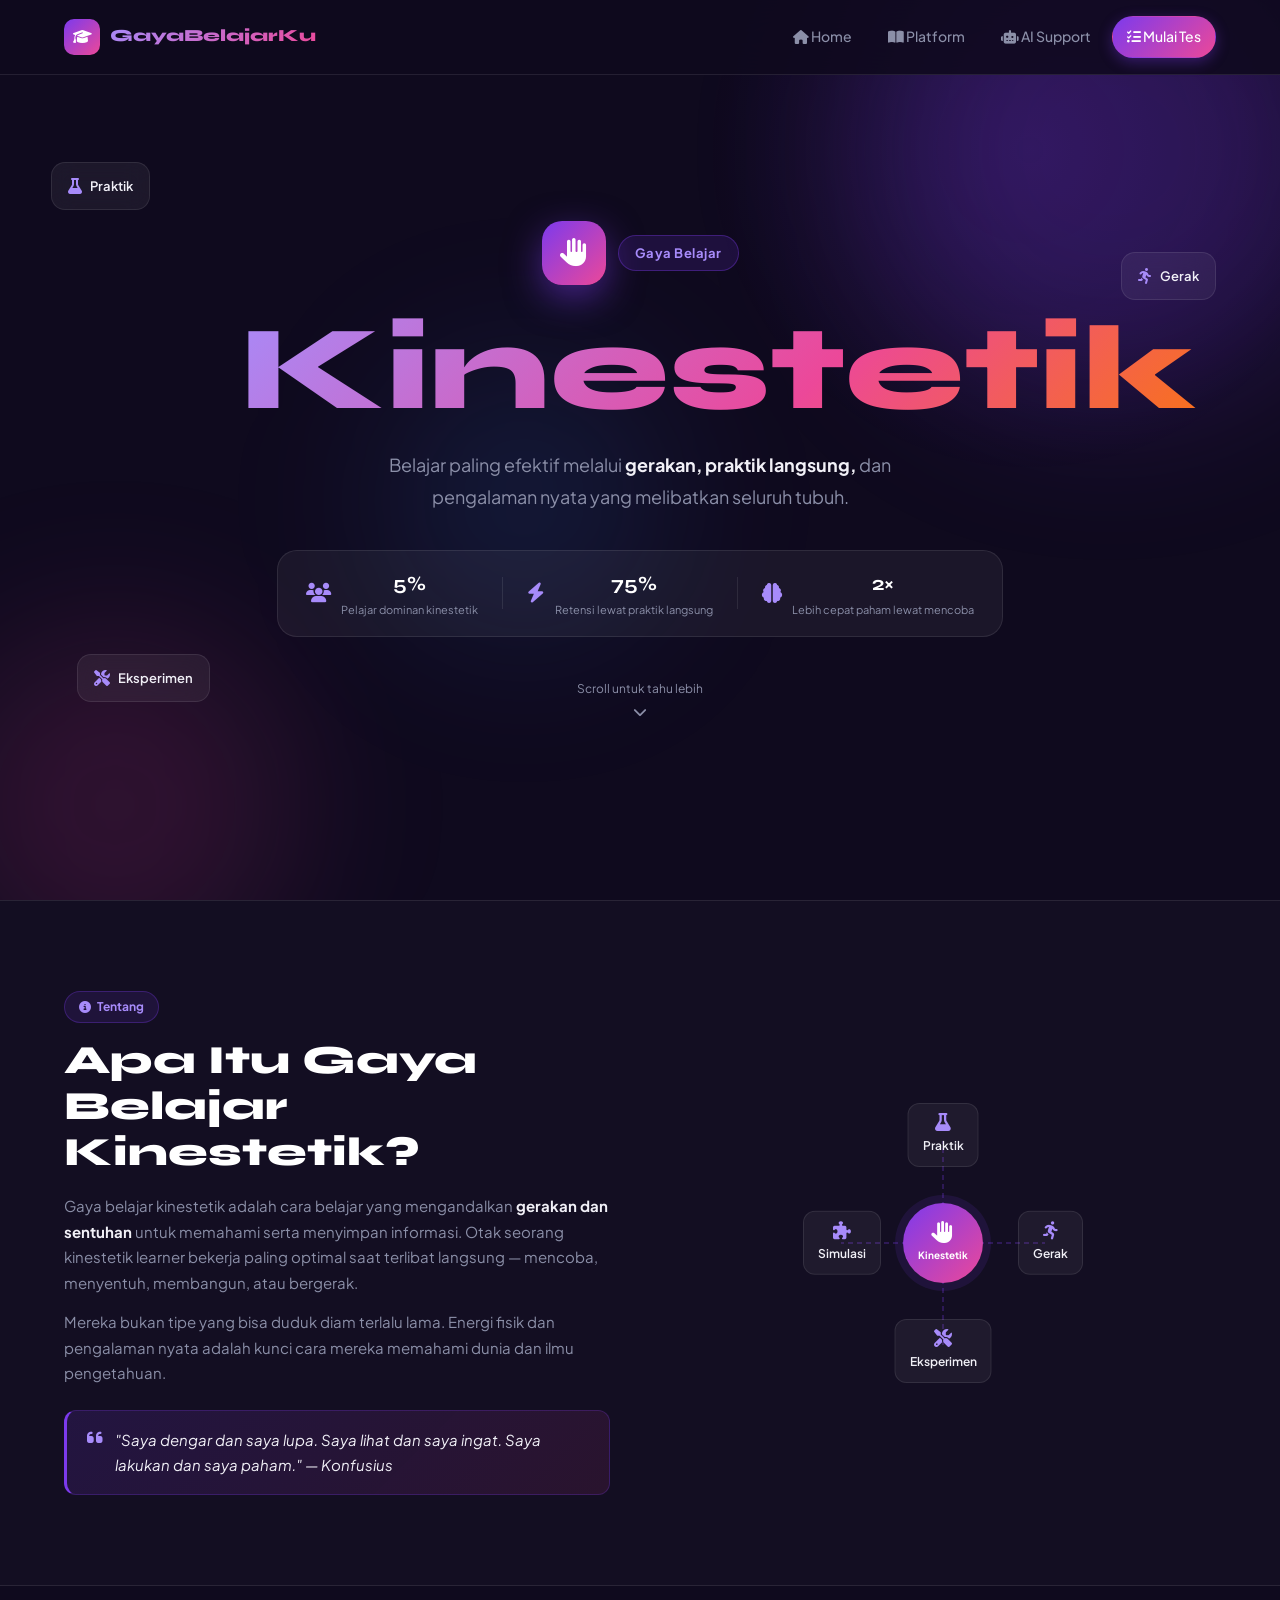
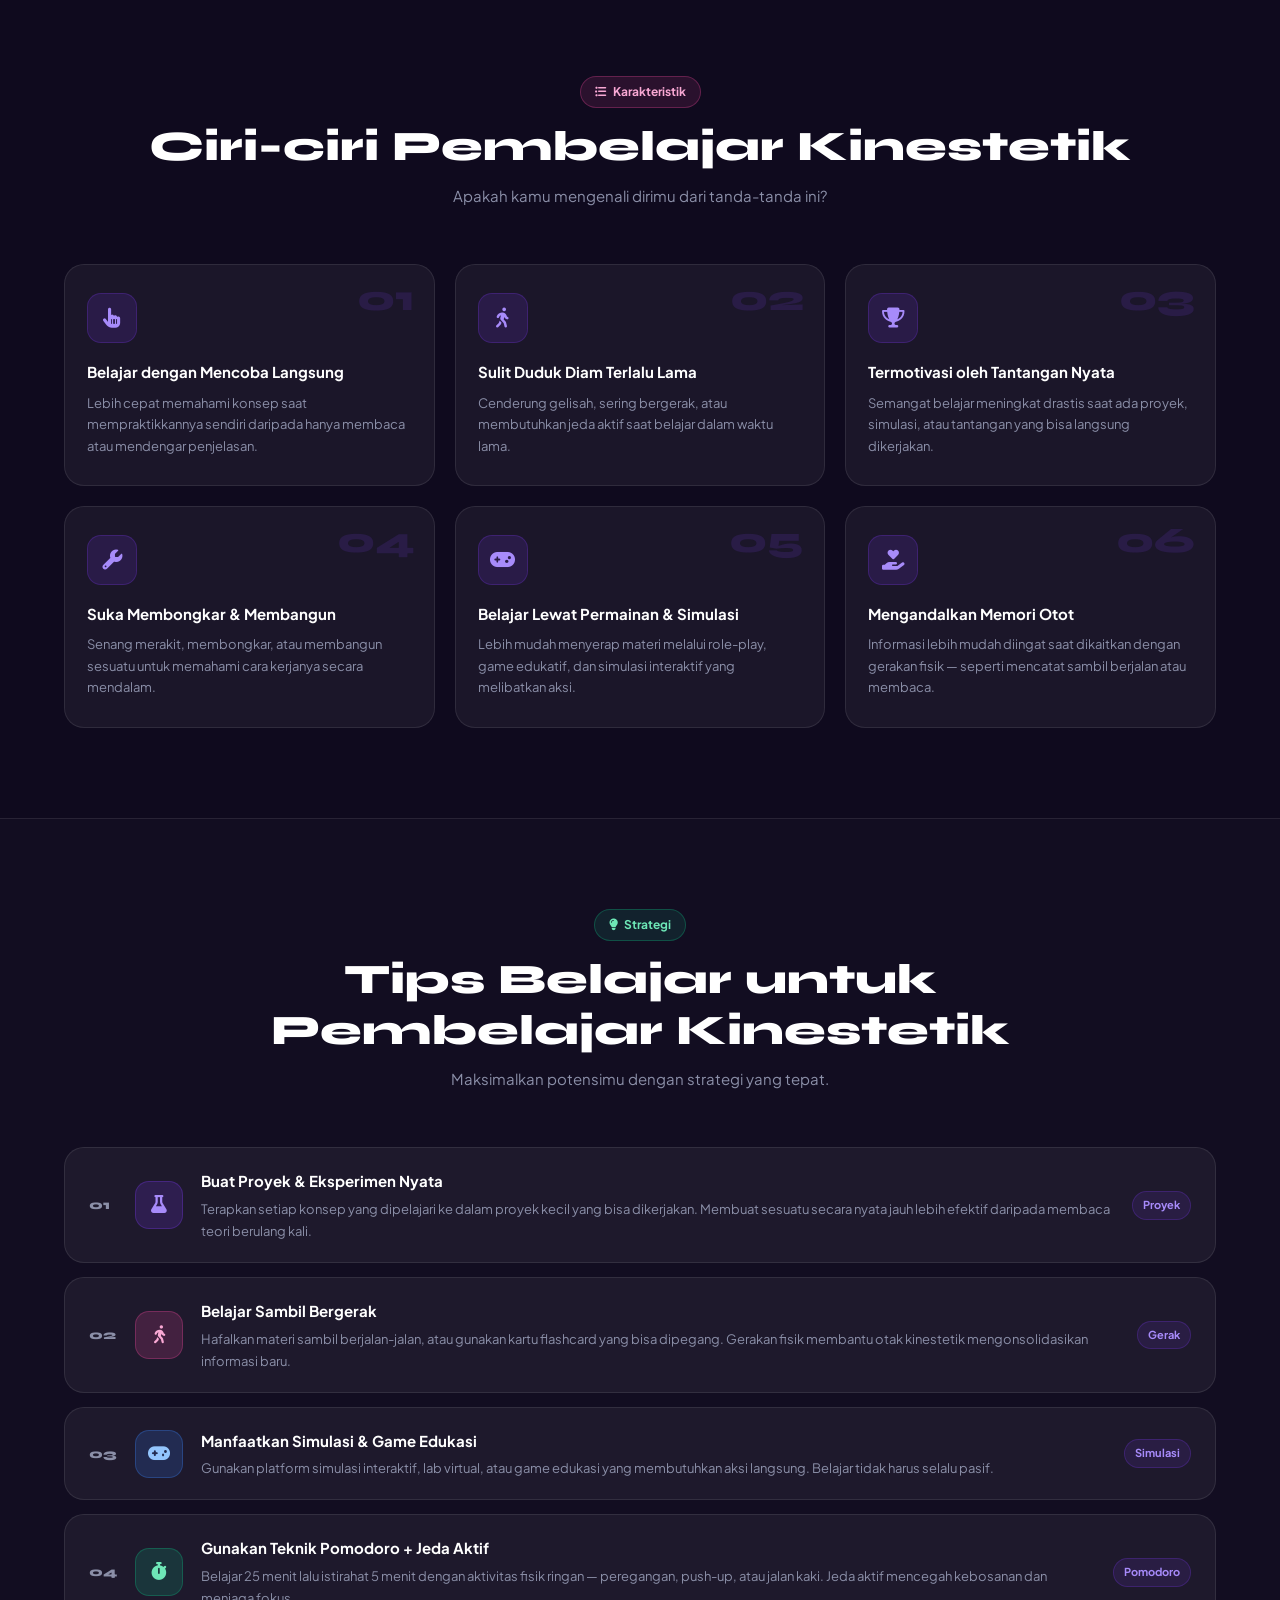
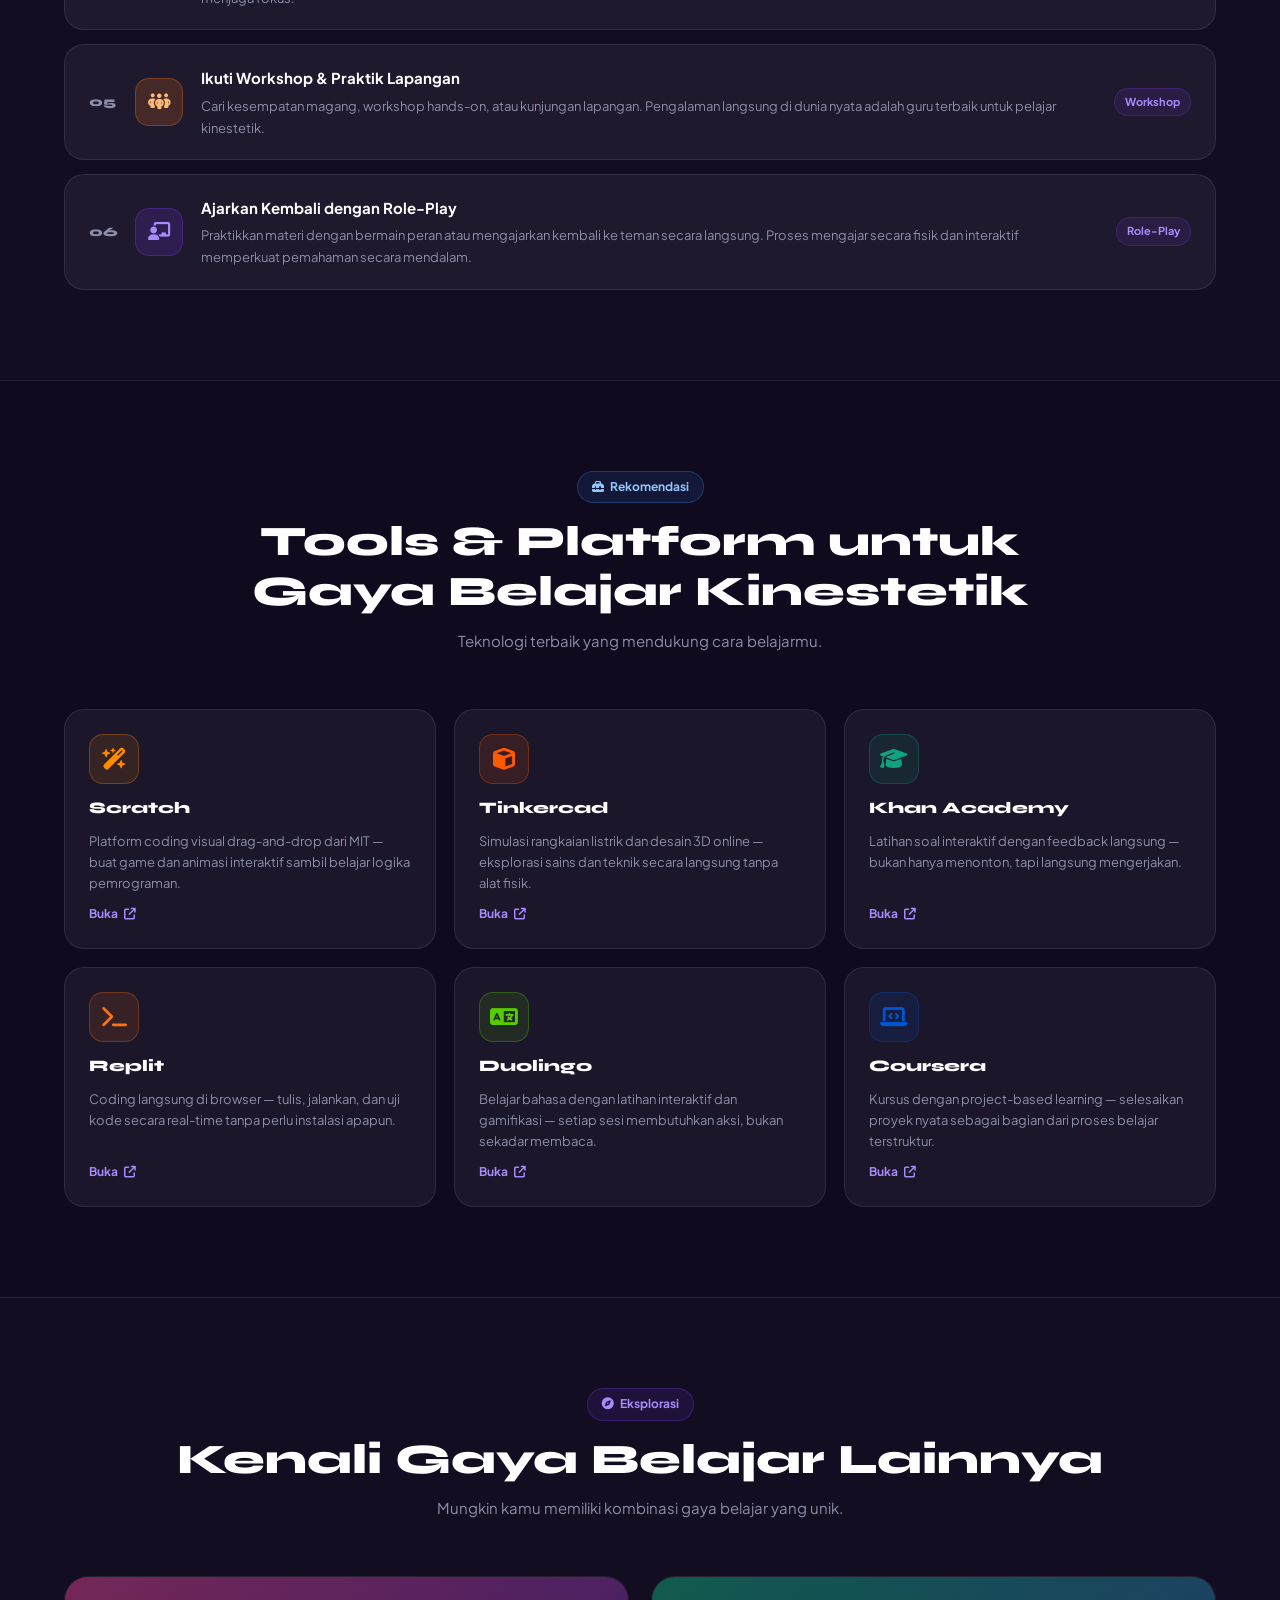
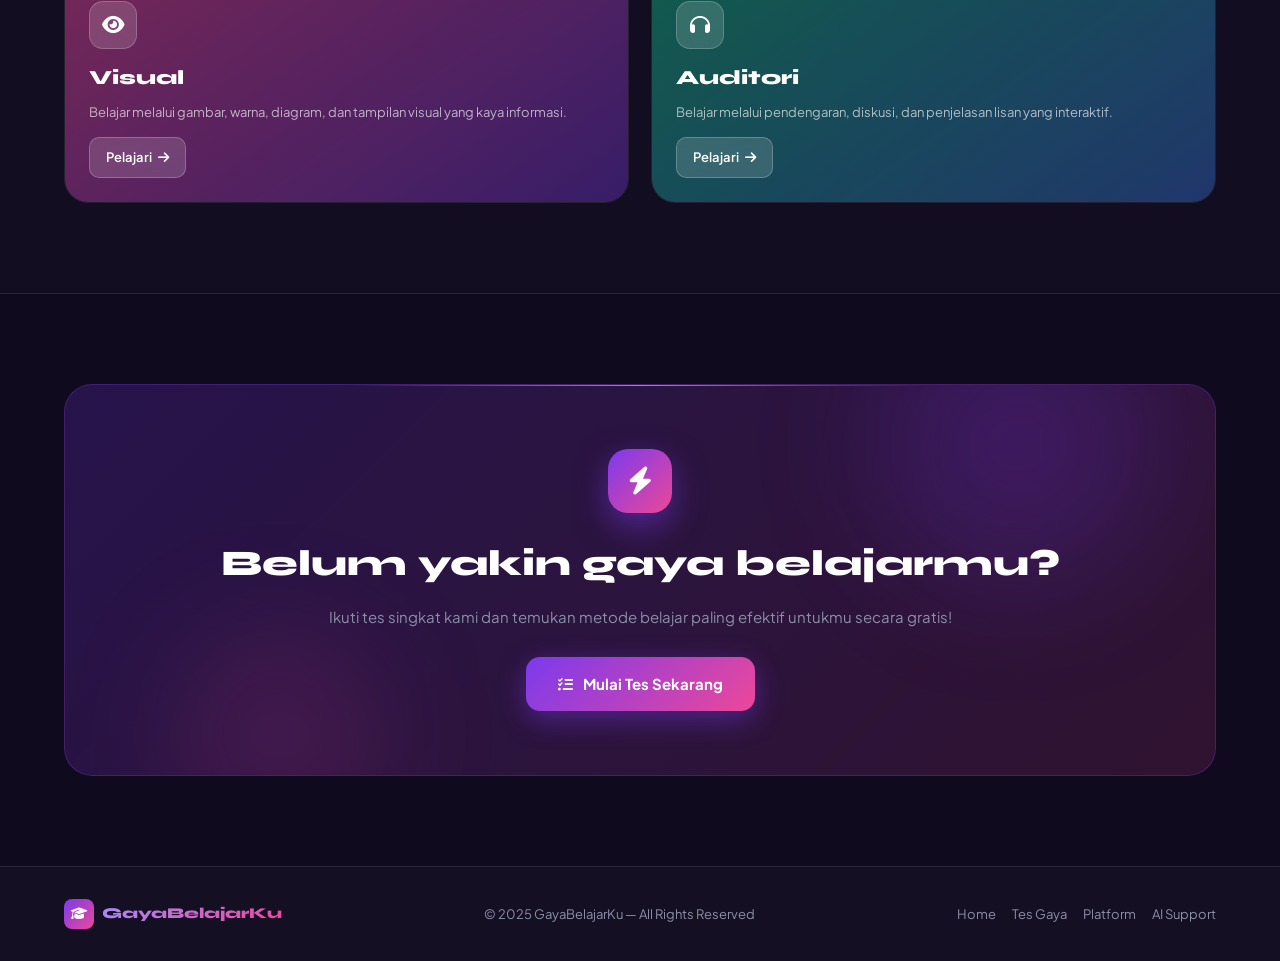
<file: infogayabelajar/kinestetik/kinestetik.html>
<!DOCTYPE html>
<html lang="id">
<head>
  <meta charset="UTF-8" />
  <meta name="viewport" content="width=device-width, initial-scale=1.0" />
  <link rel="stylesheet" href="https://cdnjs.cloudflare.com/ajax/libs/font-awesome/6.5.2/css/all.min.css" />
  <link rel="preconnect" href="https://fonts.googleapis.com" />
  <link rel="preconnect" href="https://fonts.gstatic.com" crossorigin />
  <link href="https://fonts.googleapis.com/css2?family=Plus+Jakarta+Sans:wght@300;400;500;600;700;800&family=Syne:wght@700;800&display=swap" rel="stylesheet" />
  <!-- Pakai CSS yang sama dengan visual -->
  <link rel="stylesheet" href="../visual/gaya-belajar.css" />
  <title>Gaya Belajar Kinestetik | GayaBelajarKu</title>
</head>
<body>

  <!-- ═══ TOPBAR ═══ -->
  <nav class="topnav" id="topnav">
    <div class="nav-inner">
      <a href="../../home/home.html" class="nav-brand">
        <span class="brand-icon"><i class="fa-solid fa-graduation-cap"></i></span>
        <span class="brand-name">GayaBelajarKu</span>
      </a>
      <div class="nav-links">
        <a href="../../home/home.html"><i class="fa-solid fa-house"></i> Home</a>
        <a href="../../platform/index.html"><i class="fa-solid fa-book-open"></i> Platform</a>
        <a href="../../ai/index.html"><i class="fa-solid fa-robot"></i> AI Support</a>
        <a href="../../tesgaya/index.html" class="btn-tes">
          <i class="fa-solid fa-list-check"></i> Mulai Tes
        </a>
      </div>
      <button class="nav-burger" id="navBurger"><i class="fa-solid fa-bars"></i></button>
    </div>
    <div class="mobile-menu" id="mobileMenu">
      <a href="../../home/home.html"><i class="fa-solid fa-house"></i> Home</a>
      <a href="../../platform/index.html"><i class="fa-solid fa-book-open"></i> Platform</a>
      <a href="../../ai/index.html"><i class="fa-solid fa-robot"></i> AI Support</a>
      <a href="../../tesgaya/index.html"><i class="fa-solid fa-list-check"></i> Mulai Tes</a>
    </div>
  </nav>

  <!-- ═══ HERO ═══ -->
  <section class="hero">
    <div class="hero-bg">
      <div class="blob b1"></div>
      <div class="blob b2"></div>
      <div class="blob b3"></div>
    </div>
    <div class="hero-content">
      <div class="hero-eyebrow reveal">
        <div class="gaya-icon-big"><i class="fa-solid fa-hand"></i></div>
        <span class="gaya-badge">Gaya Belajar</span>
      </div>
      <h1 class="hero-title reveal">
        <span class="grad-text">Kinestetik</span>
      </h1>
      <p class="hero-sub reveal">
        Belajar paling efektif melalui <strong>gerakan, praktik langsung,</strong> dan pengalaman nyata yang melibatkan seluruh tubuh.
      </p>
      <div class="hero-stats reveal">
        <div class="hstat">
          <i class="fa-solid fa-users"></i>
          <div><strong>5%</strong><span>Pelajar dominan kinestetik</span></div>
        </div>
        <div class="hstat-div"></div>
        <div class="hstat">
          <i class="fa-solid fa-bolt"></i>
          <div><strong>75%</strong><span>Retensi lewat praktik langsung</span></div>
        </div>
        <div class="hstat-div"></div>
        <div class="hstat">
          <i class="fa-solid fa-brain"></i>
          <div><strong>2×</strong><span>Lebih cepat paham lewat mencoba</span></div>
        </div>
      </div>
      <a href="#section-apa" class="hero-scroll reveal">
        <span>Scroll untuk tahu lebih</span>
        <i class="fa-solid fa-chevron-down"></i>
      </a>
    </div>
    <div class="hero-deco">
      <div class="deco-card dc1 reveal delay-1">
        <i class="fa-solid fa-flask"></i>
        <span>Praktik</span>
      </div>
      <div class="deco-card dc2 reveal delay-2">
        <i class="fa-solid fa-person-running"></i>
        <span>Gerak</span>
      </div>
      <div class="deco-card dc3 reveal delay-1">
        <i class="fa-solid fa-screwdriver-wrench"></i>
        <span>Eksperimen</span>
      </div>
    </div>
  </section>

  <!-- ═══ APA ITU ═══ -->
  <section class="what-section" id="section-apa">
    <div class="wrap">
      <div class="what-grid">
        <div class="what-left reveal">
          <div class="section-tag s-purple"><i class="fa-solid fa-circle-info"></i> Tentang</div>
          <h2>Apa Itu Gaya<br/>Belajar Kinestetik?</h2>
          <p>Gaya belajar kinestetik adalah cara belajar yang mengandalkan <strong>gerakan dan sentuhan</strong> untuk memahami serta menyimpan informasi. Otak seorang kinestetik learner bekerja paling optimal saat terlibat langsung — mencoba, menyentuh, membangun, atau bergerak.</p>
          <p>Mereka bukan tipe yang bisa duduk diam terlalu lama. Energi fisik dan pengalaman nyata adalah kunci cara mereka memahami dunia dan ilmu pengetahuan.</p>
          <div class="what-quote">
            <i class="fa-solid fa-quote-left"></i>
            <p>"Saya dengar dan saya lupa. Saya lihat dan saya ingat. Saya lakukan dan saya paham." — Konfusius</p>
          </div>
        </div>
        <div class="what-right reveal delay-1">
          <div class="mindmap">
            <div class="mm-center"><i class="fa-solid fa-hand"></i><span>Kinestetik</span></div>
            <div class="mm-node mm-top"><i class="fa-solid fa-flask"></i><span>Praktik</span></div>
            <div class="mm-node mm-right"><i class="fa-solid fa-person-running"></i><span>Gerak</span></div>
            <div class="mm-node mm-bottom"><i class="fa-solid fa-screwdriver-wrench"></i><span>Eksperimen</span></div>
            <div class="mm-node mm-left"><i class="fa-solid fa-puzzle-piece"></i><span>Simulasi</span></div>
            <svg class="mm-svg" viewBox="0 0 280 280">
              <line x1="140" y1="140" x2="140" y2="38"  stroke="rgba(124,58,237,0.35)" stroke-width="1.5" stroke-dasharray="5 4"/>
              <line x1="140" y1="140" x2="242" y2="140" stroke="rgba(124,58,237,0.35)" stroke-width="1.5" stroke-dasharray="5 4"/>
              <line x1="140" y1="140" x2="140" y2="242" stroke="rgba(124,58,237,0.35)" stroke-width="1.5" stroke-dasharray="5 4"/>
              <line x1="140" y1="140" x2="38"  y2="140" stroke="rgba(124,58,237,0.35)" stroke-width="1.5" stroke-dasharray="5 4"/>
            </svg>
          </div>
        </div>
      </div>
    </div>
  </section>

  <!-- ═══ CIRI-CIRI ═══ -->
  <section class="ciri-section">
    <div class="wrap">
      <div class="sec-header reveal">
        <div class="section-tag s-pink"><i class="fa-solid fa-list-ul"></i> Karakteristik</div>
        <h2>Ciri-ciri Pembelajar Kinestetik</h2>
        <p>Apakah kamu mengenali dirimu dari tanda-tanda ini?</p>
      </div>
      <div class="ciri-grid">

        <div class="ciri-card reveal">
          <div class="cc-num">01</div>
          <div class="cc-icon"><i class="fa-solid fa-hand-pointer"></i></div>
          <h4>Belajar dengan Mencoba Langsung</h4>
          <p>Lebih cepat memahami konsep saat mempraktikkannya sendiri daripada hanya membaca atau mendengar penjelasan.</p>
        </div>

        <div class="ciri-card reveal delay-1">
          <div class="cc-num">02</div>
          <div class="cc-icon"><i class="fa-solid fa-person-walking"></i></div>
          <h4>Sulit Duduk Diam Terlalu Lama</h4>
          <p>Cenderung gelisah, sering bergerak, atau membutuhkan jeda aktif saat belajar dalam waktu lama.</p>
        </div>

        <div class="ciri-card reveal delay-2">
          <div class="cc-num">03</div>
          <div class="cc-icon"><i class="fa-solid fa-trophy"></i></div>
          <h4>Termotivasi oleh Tantangan Nyata</h4>
          <p>Semangat belajar meningkat drastis saat ada proyek, simulasi, atau tantangan yang bisa langsung dikerjakan.</p>
        </div>

        <div class="ciri-card reveal">
          <div class="cc-num">04</div>
          <div class="cc-icon"><i class="fa-solid fa-wrench"></i></div>
          <h4>Suka Membongkar & Membangun</h4>
          <p>Senang merakit, membongkar, atau membangun sesuatu untuk memahami cara kerjanya secara mendalam.</p>
        </div>

        <div class="ciri-card reveal delay-1">
          <div class="cc-num">05</div>
          <div class="cc-icon"><i class="fa-solid fa-gamepad"></i></div>
          <h4>Belajar Lewat Permainan & Simulasi</h4>
          <p>Lebih mudah menyerap materi melalui role-play, game edukatif, dan simulasi interaktif yang melibatkan aksi.</p>
        </div>

        <div class="ciri-card reveal delay-2">
          <div class="cc-num">06</div>
          <div class="cc-icon"><i class="fa-solid fa-hand-holding-heart"></i></div>
          <h4>Mengandalkan Memori Otot</h4>
          <p>Informasi lebih mudah diingat saat dikaitkan dengan gerakan fisik — seperti mencatat sambil berjalan atau membaca.</p>
        </div>

      </div>
    </div>
  </section>

  <!-- ═══ TIPS BELAJAR ═══ -->
  <section class="tips-section">
    <div class="wrap">
      <div class="sec-header reveal">
        <div class="section-tag s-teal"><i class="fa-solid fa-lightbulb"></i> Strategi</div>
        <h2>Tips Belajar untuk<br/>Pembelajar Kinestetik</h2>
        <p>Maksimalkan potensimu dengan strategi yang tepat.</p>
      </div>
      <div class="tips-list">

        <div class="tip-row reveal">
          <div class="tip-num">01</div>
          <div class="tip-icon purple-ic"><i class="fa-solid fa-flask"></i></div>
          <div class="tip-body">
            <h4>Buat Proyek & Eksperimen Nyata</h4>
            <p>Terapkan setiap konsep yang dipelajari ke dalam proyek kecil yang bisa dikerjakan. Membuat sesuatu secara nyata jauh lebih efektif daripada membaca teori berulang kali.</p>
          </div>
          <div class="tip-tag">Proyek</div>
        </div>

        <div class="tip-row reveal delay-1">
          <div class="tip-num">02</div>
          <div class="tip-icon pink-ic"><i class="fa-solid fa-person-walking"></i></div>
          <div class="tip-body">
            <h4>Belajar Sambil Bergerak</h4>
            <p>Hafalkan materi sambil berjalan-jalan, atau gunakan kartu flashcard yang bisa dipegang. Gerakan fisik membantu otak kinestetik mengonsolidasikan informasi baru.</p>
          </div>
          <div class="tip-tag">Gerak</div>
        </div>

        <div class="tip-row reveal">
          <div class="tip-num">03</div>
          <div class="tip-icon blue-ic"><i class="fa-solid fa-gamepad"></i></div>
          <div class="tip-body">
            <h4>Manfaatkan Simulasi & Game Edukasi</h4>
            <p>Gunakan platform simulasi interaktif, lab virtual, atau game edukasi yang membutuhkan aksi langsung. Belajar tidak harus selalu pasif.</p>
          </div>
          <div class="tip-tag">Simulasi</div>
        </div>

        <div class="tip-row reveal delay-1">
          <div class="tip-num">04</div>
          <div class="tip-icon teal-ic"><i class="fa-solid fa-stopwatch"></i></div>
          <div class="tip-body">
            <h4>Gunakan Teknik Pomodoro + Jeda Aktif</h4>
            <p>Belajar 25 menit lalu istirahat 5 menit dengan aktivitas fisik ringan — peregangan, push-up, atau jalan kaki. Jeda aktif mencegah kebosanan dan menjaga fokus.</p>
          </div>
          <div class="tip-tag">Pomodoro</div>
        </div>

        <div class="tip-row reveal">
          <div class="tip-num">05</div>
          <div class="tip-icon orange-ic"><i class="fa-solid fa-people-group"></i></div>
          <div class="tip-body">
            <h4>Ikuti Workshop & Praktik Lapangan</h4>
            <p>Cari kesempatan magang, workshop hands-on, atau kunjungan lapangan. Pengalaman langsung di dunia nyata adalah guru terbaik untuk pelajar kinestetik.</p>
          </div>
          <div class="tip-tag">Workshop</div>
        </div>

        <div class="tip-row reveal delay-1">
          <div class="tip-num">06</div>
          <div class="tip-icon purple-ic"><i class="fa-solid fa-chalkboard-teacher"></i></div>
          <div class="tip-body">
            <h4>Ajarkan Kembali dengan Role-Play</h4>
            <p>Praktikkan materi dengan bermain peran atau mengajarkan kembali ke teman secara langsung. Proses mengajar secara fisik dan interaktif memperkuat pemahaman secara mendalam.</p>
          </div>
          <div class="tip-tag">Role-Play</div>
        </div>

      </div>
    </div>
  </section>

  <!-- ═══ REKOMENDASI TOOLS ═══ -->
  <section class="tools-section">
    <div class="wrap">
      <div class="sec-header reveal">
        <div class="section-tag s-blue"><i class="fa-solid fa-toolbox"></i> Rekomendasi</div>
        <h2>Tools & Platform untuk<br/>Gaya Belajar Kinestetik</h2>
        <p>Teknologi terbaik yang mendukung cara belajarmu.</p>
      </div>
      <div class="tools-grid">

        <a href="https://scratch.mit.edu" target="_blank" class="tool-card reveal">
          <div class="tool-icon" style="background:rgba(255,140,0,0.12);border-color:rgba(255,140,0,0.3);color:#ff8c00;">
            <i class="fa-solid fa-wand-magic-sparkles"></i>
          </div>
          <h4>Scratch</h4>
          <p>Platform coding visual drag-and-drop dari MIT — buat game dan animasi interaktif sambil belajar logika pemrograman.</p>
          <span class="tool-link">Buka <i class="fa-solid fa-arrow-up-right-from-square"></i></span>
        </a>

        <a href="https://www.tinkercad.com" target="_blank" class="tool-card reveal delay-1">
          <div class="tool-icon" style="background:rgba(255,90,0,0.12);border-color:rgba(255,90,0,0.3);color:#ff5a00;">
            <i class="fa-solid fa-cube"></i>
          </div>
          <h4>Tinkercad</h4>
          <p>Simulasi rangkaian listrik dan desain 3D online — eksplorasi sains dan teknik secara langsung tanpa alat fisik.</p>
          <span class="tool-link">Buka <i class="fa-solid fa-arrow-up-right-from-square"></i></span>
        </a>

        <a href="https://www.khanacademy.org" target="_blank" class="tool-card reveal delay-2">
          <div class="tool-icon" style="background:rgba(16,163,127,0.12);border-color:rgba(16,163,127,0.3);color:#10a37f;">
            <i class="fa-solid fa-graduation-cap"></i>
          </div>
          <h4>Khan Academy</h4>
          <p>Latihan soal interaktif dengan feedback langsung — bukan hanya menonton, tapi langsung mengerjakan.</p>
          <span class="tool-link">Buka <i class="fa-solid fa-arrow-up-right-from-square"></i></span>
        </a>

        <a href="https://replit.com" target="_blank" class="tool-card reveal">
          <div class="tool-icon" style="background:rgba(249,115,22,0.12);border-color:rgba(249,115,22,0.3);color:#f97316;">
            <i class="fa-solid fa-terminal"></i>
          </div>
          <h4>Replit</h4>
          <p>Coding langsung di browser — tulis, jalankan, dan uji kode secara real-time tanpa perlu instalasi apapun.</p>
          <span class="tool-link">Buka <i class="fa-solid fa-arrow-up-right-from-square"></i></span>
        </a>

        <a href="https://id.duolingo.com" target="_blank" class="tool-card reveal delay-1">
          <div class="tool-icon" style="background:rgba(88,204,2,0.12);border-color:rgba(88,204,2,0.3);color:#58cc02;">
            <i class="fa-solid fa-language"></i>
          </div>
          <h4>Duolingo</h4>
          <p>Belajar bahasa dengan latihan interaktif dan gamifikasi — setiap sesi membutuhkan aksi, bukan sekadar membaca.</p>
          <span class="tool-link">Buka <i class="fa-solid fa-arrow-up-right-from-square"></i></span>
        </a>

        <a href="https://www.coursera.org" target="_blank" class="tool-card reveal delay-2">
          <div class="tool-icon" style="background:rgba(0,86,210,0.12);border-color:rgba(0,86,210,0.3);color:#0056d2;">
            <i class="fa-solid fa-laptop-code"></i>
          </div>
          <h4>Coursera</h4>
          <p>Kursus dengan project-based learning — selesaikan proyek nyata sebagai bagian dari proses belajar terstruktur.</p>
          <span class="tool-link">Buka <i class="fa-solid fa-arrow-up-right-from-square"></i></span>
        </a>

      </div>
    </div>
  </section>

  <!-- ═══ GAYA LAIN ═══ -->
  <section class="other-section">
    <div class="wrap">
      <div class="sec-header reveal">
        <div class="section-tag s-purple"><i class="fa-solid fa-compass"></i> Eksplorasi</div>
        <h2>Kenali Gaya Belajar Lainnya</h2>
        <p>Mungkin kamu memiliki kombinasi gaya belajar yang unik.</p>
      </div>
      <div class="other-grid">
        <a href="../visual/visual.html" class="other-card oc-auditori reveal">
          <div class="oc-bg"></div>
          <div class="oc-content">
            <div class="oc-icon"><i class="fa-solid fa-eye"></i></div>
            <h4>Visual</h4>
            <p>Belajar melalui gambar, warna, diagram, dan tampilan visual yang kaya informasi.</p>
            <span class="oc-btn">Pelajari <i class="fa-solid fa-arrow-right"></i></span>
          </div>
        </a>
        <a href="../auditori/auditori.html" class="other-card oc-kinestetik reveal delay-1">
          <div class="oc-bg"></div>
          <div class="oc-content">
            <div class="oc-icon"><i class="fa-solid fa-headphones"></i></div>
            <h4>Auditori</h4>
            <p>Belajar melalui pendengaran, diskusi, dan penjelasan lisan yang interaktif.</p>
            <span class="oc-btn">Pelajari <i class="fa-solid fa-arrow-right"></i></span>
          </div>
        </a>
      </div>
    </div>
  </section>

  <!-- ═══ CTA ═══ -->
  <section class="cta-section">
    <div class="wrap">
      <div class="cta-card reveal">
        <div class="cta-orb o1"></div>
        <div class="cta-orb o2"></div>
        <div class="cta-inner">
          <div class="cta-icon-big"><i class="fa-solid fa-bolt"></i></div>
          <h2>Belum yakin gaya belajarmu?</h2>
          <p>Ikuti tes singkat kami dan temukan metode belajar paling efektif untukmu secara gratis!</p>
          <a href="../../tesgaya/index.html" class="btn-cta">
            <i class="fa-solid fa-list-check"></i> Mulai Tes Sekarang
          </a>
        </div>
      </div>
    </div>
  </section>

  <!-- ═══ FOOTER ═══ -->
  <footer class="site-footer">
    <div class="wrap">
      <div class="footer-inner">
        <div class="footer-brand">
          <span class="fi-icon"><i class="fa-solid fa-graduation-cap"></i></span>
          <span class="fi-name">GayaBelajarKu</span>
        </div>
        <p>© 2025 GayaBelajarKu — All Rights Reserved</p>
        <div class="footer-links">
          <a href="../../home/home.html">Home</a>
          <a href="../../tesgaya/index.html">Tes Gaya</a>
          <a href="../../platform/index.html">Platform</a>
          <a href="../../ai/index.html">AI Support</a>
        </div>
      </div>
    </div>
  </footer>

  <button class="back-top" id="backTop" aria-label="Kembali ke atas">
    <i class="fa-solid fa-chevron-up"></i>
  </button>

  <script src="kinestetik.js"></script>
</body>
</html>
</file>
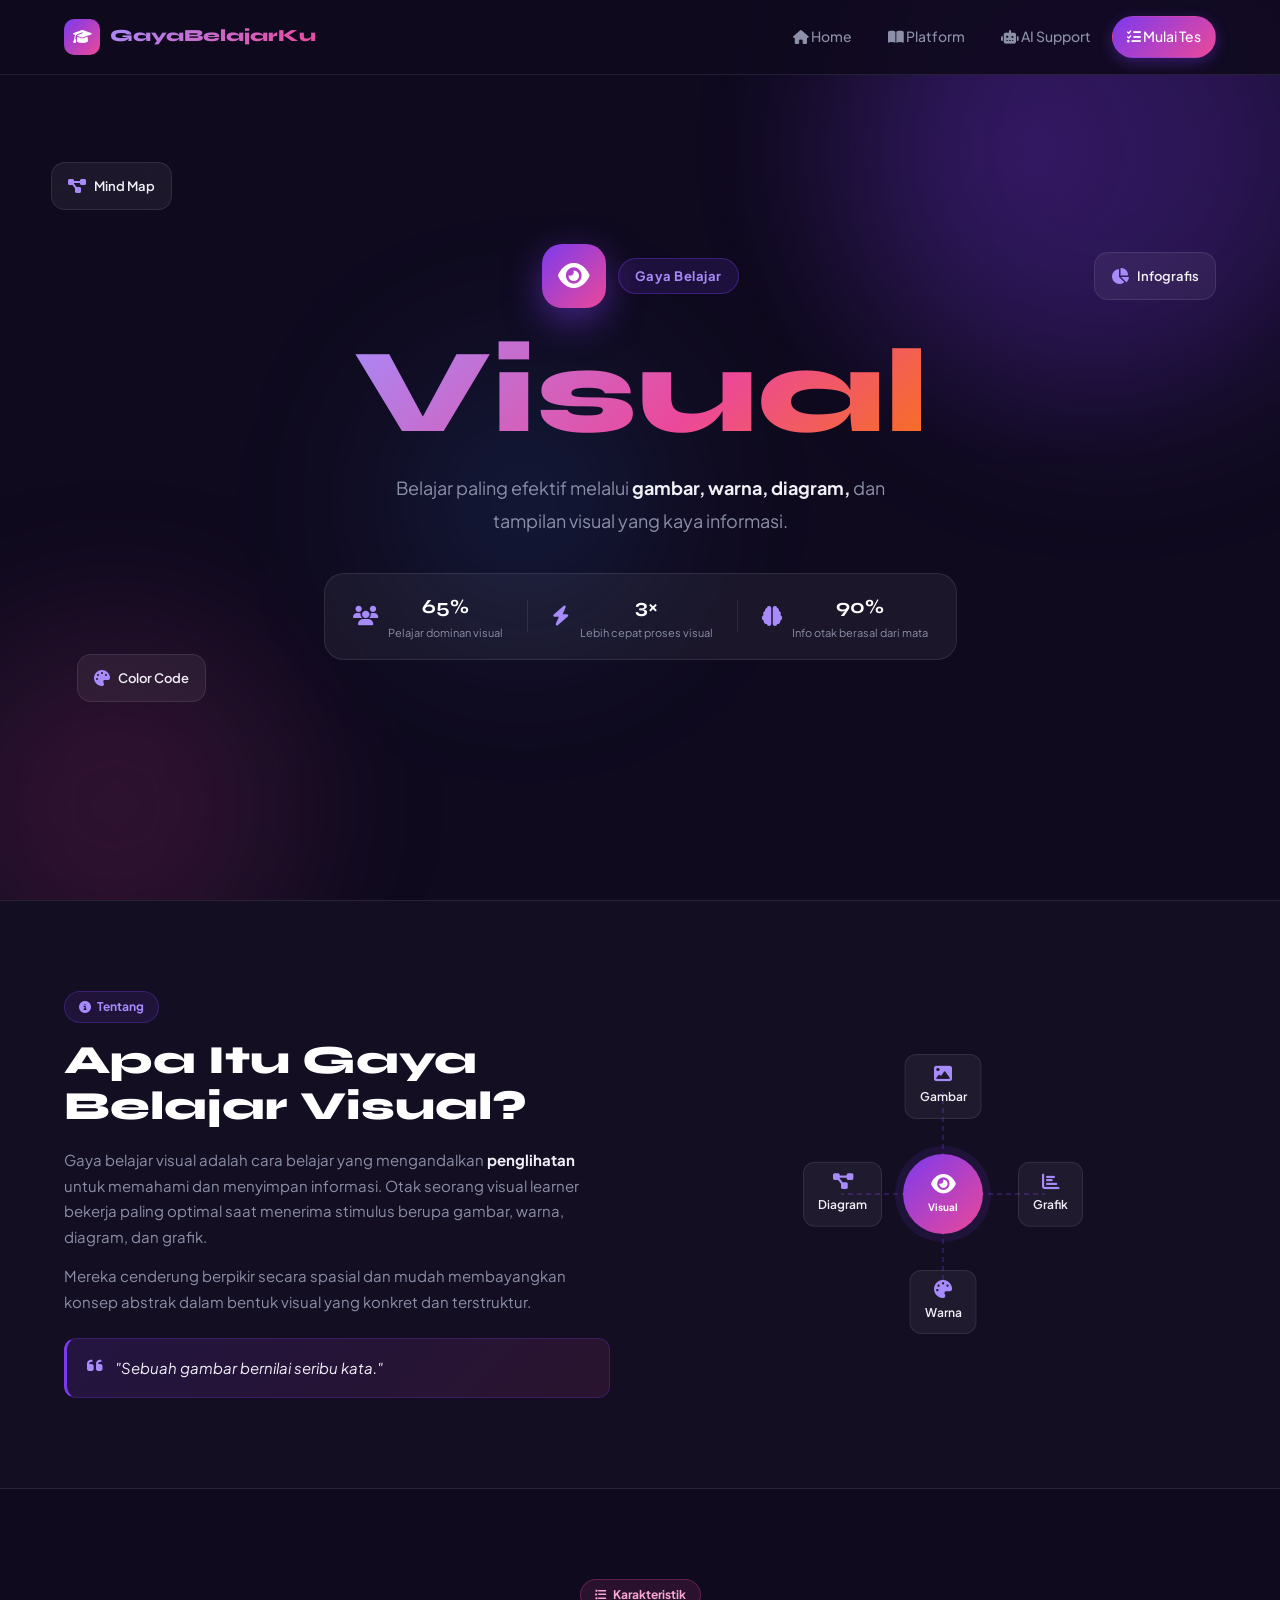
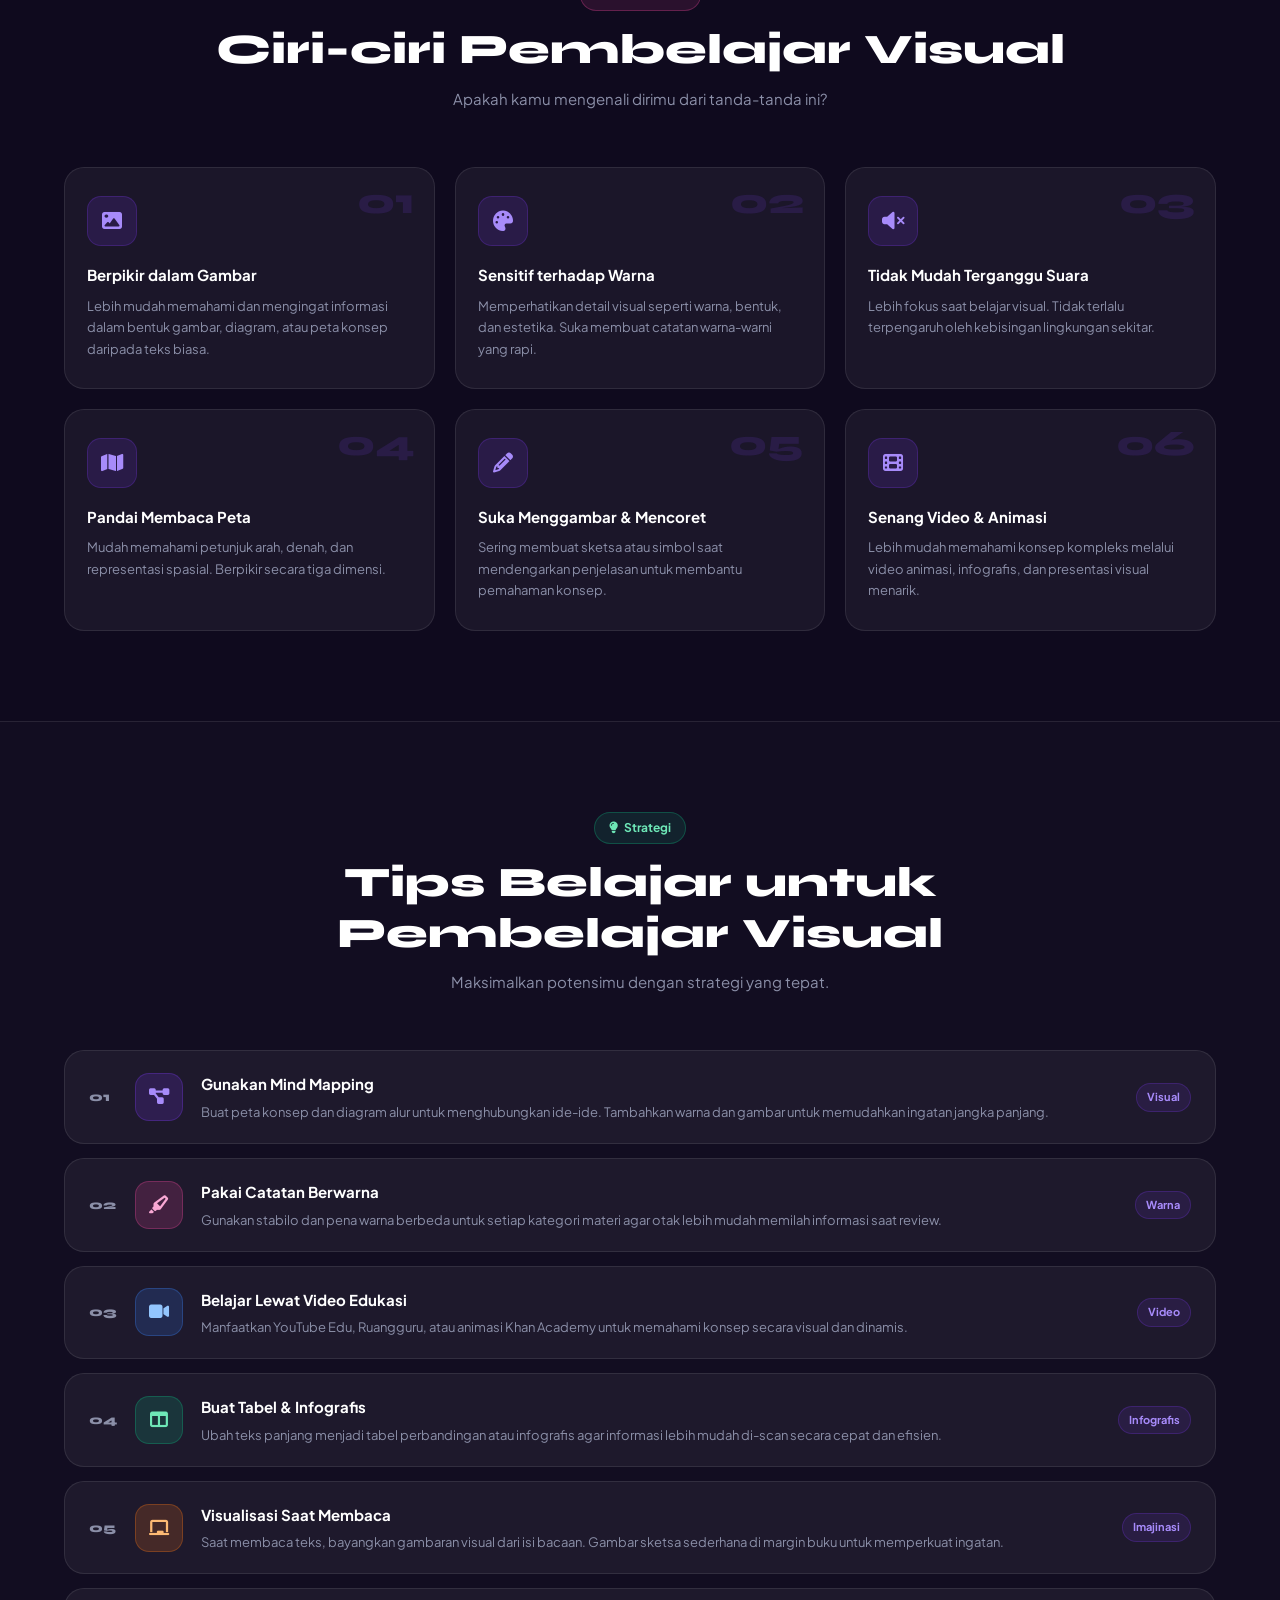
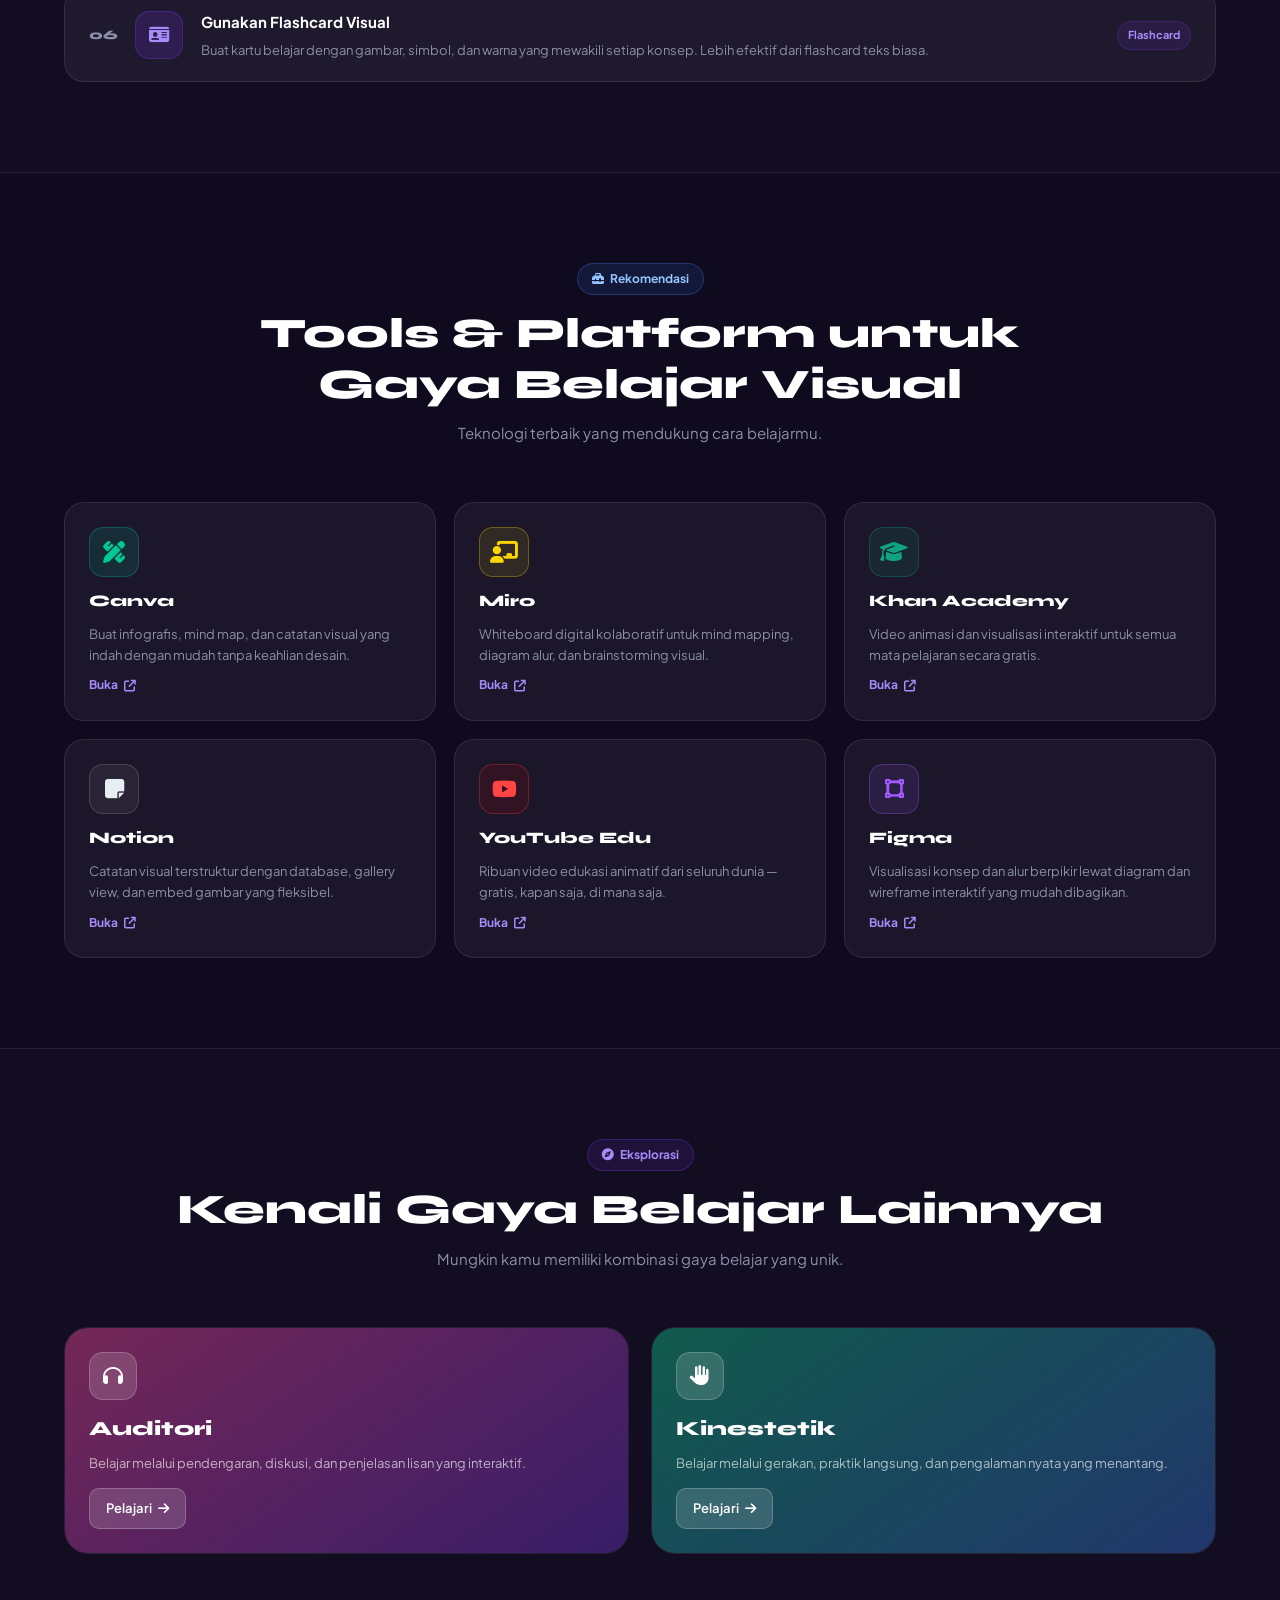
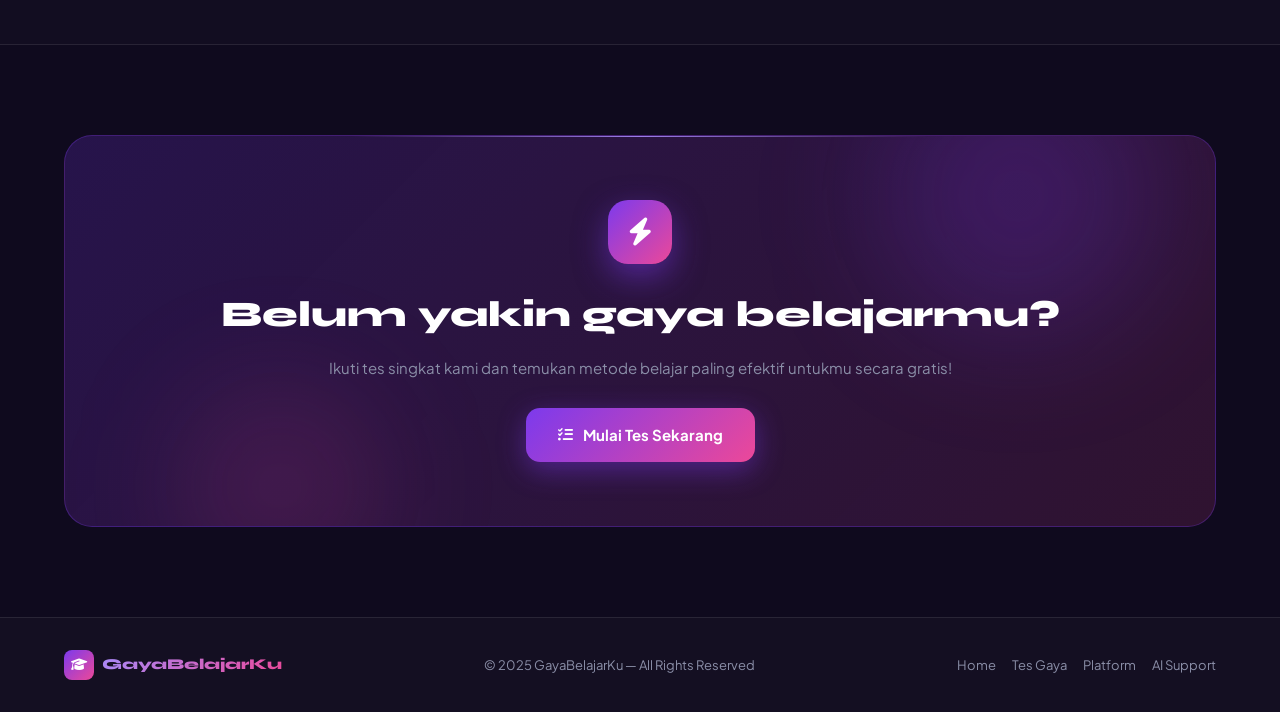
<file: infogayabelajar/visual/visual.html>
<!DOCTYPE html>
<html lang="id">
<head>
  <meta charset="UTF-8" />
  <meta name="viewport" content="width=device-width, initial-scale=1.0" />
  <link rel="stylesheet" href="https://cdnjs.cloudflare.com/ajax/libs/font-awesome/6.5.2/css/all.min.css" />
  <link rel="preconnect" href="https://fonts.googleapis.com" />
  <link rel="preconnect" href="https://fonts.gstatic.com" crossorigin />
  <link href="https://fonts.googleapis.com/css2?family=Plus+Jakarta+Sans:wght@300;400;500;600;700;800&family=Syne:wght@700;800&display=swap" rel="stylesheet" />
  <link rel="stylesheet" href="gaya-belajar.css" />
  <title>Gaya Belajar Visual | GayaBelajarKu</title>
</head>
<body>

  <!-- ═══ TOPBAR ═══ -->
  <nav class="topnav" id="topnav">
    <div class="nav-inner">
      <a href="../../home/home.html" class="nav-brand">
        <span class="brand-icon"><i class="fa-solid fa-graduation-cap"></i></span>
        <span class="brand-name">GayaBelajarKu</span>
      </a>
      <div class="nav-links">
        <a href="../../home/home.html"><i class="fa-solid fa-house"></i> Home</a>
        <a href="../../platform/index.html"><i class="fa-solid fa-book-open"></i> Platform</a>
        <a href="../../ai/index.html"><i class="fa-solid fa-robot"></i> AI Support</a>
        <a href="../../tesgaya/index.html" class="btn-tes">
          <i class="fa-solid fa-list-check"></i> Mulai Tes
        </a>
      </div>
      <button class="nav-burger" id="navBurger"><i class="fa-solid fa-bars"></i></button>
    </div>
    <div class="mobile-menu" id="mobileMenu">
      <a href="../../home/home.html"><i class="fa-solid fa-house"></i> Home</a>
      <a href="../../platform/index.html"><i class="fa-solid fa-book-open"></i> Platform</a>
      <a href="../../ai/index.html"><i class="fa-solid fa-robot"></i> AI Support</a>
      <a href="../../tesgaya/index.html"><i class="fa-solid fa-list-check"></i> Mulai Tes</a>
    </div>
  </nav>

  <!-- ═══ HERO ═══ -->
  <section class="hero">
    <div class="hero-bg">
      <div class="blob b1"></div>
      <div class="blob b2"></div>
      <div class="blob b3"></div>
    </div>
    <div class="hero-content">
      <div class="hero-eyebrow reveal">
        <div class="gaya-icon-big"><i class="fa-solid fa-eye"></i></div>
        <span class="gaya-badge">Gaya Belajar</span>
      </div>
      <h1 class="hero-title reveal">
        <span class="grad-text">Visual</span>
      </h1>
      <p class="hero-sub reveal">
        Belajar paling efektif melalui <strong>gambar, warna, diagram,</strong> dan tampilan visual yang kaya informasi.
      </p>
      <div class="hero-stats reveal">
        <div class="hstat">
          <i class="fa-solid fa-users"></i>
          <div><strong>65%</strong><span>Pelajar dominan visual</span></div>
        </div>
        <div class="hstat-div"></div>
        <div class="hstat">
          <i class="fa-solid fa-bolt"></i>
          <div><strong>3×</strong><span>Lebih cepat proses visual</span></div>
        </div>
        <div class="hstat-div"></div>
        <div class="hstat">
          <i class="fa-solid fa-brain"></i>
          <div><strong>90%</strong><span>Info otak berasal dari mata</span></div>
        </div>
      </div>
    </div>
    <!-- Floating visual elements -->
    <div class="hero-deco">
      <div class="deco-card dc1 reveal delay-1">
        <i class="fa-solid fa-diagram-project"></i>
        <span>Mind Map</span>
      </div>
      <div class="deco-card dc2 reveal delay-2">
        <i class="fa-solid fa-chart-pie"></i>
        <span>Infografis</span>
      </div>
      <div class="deco-card dc3 reveal delay-1">
        <i class="fa-solid fa-palette"></i>
        <span>Color Code</span>
      </div>
    </div>
  </section>

  <!-- ═══ APA ITU ═══ -->
  <section class="what-section" id="section-apa">
    <div class="wrap">
      <div class="what-grid">
        <div class="what-left reveal">
          <div class="section-tag s-purple"><i class="fa-solid fa-circle-info"></i> Tentang</div>
          <h2>Apa Itu Gaya<br/>Belajar Visual?</h2>
          <p>Gaya belajar visual adalah cara belajar yang mengandalkan <strong>penglihatan</strong> untuk memahami dan menyimpan informasi. Otak seorang visual learner bekerja paling optimal saat menerima stimulus berupa gambar, warna, diagram, dan grafik.</p>
          <p>Mereka cenderung berpikir secara spasial dan mudah membayangkan konsep abstrak dalam bentuk visual yang konkret dan terstruktur.</p>
          <div class="what-quote">
            <i class="fa-solid fa-quote-left"></i>
            <p>"Sebuah gambar bernilai seribu kata."</p>
          </div>
        </div>
        <div class="what-right reveal delay-1">
          <div class="mindmap">
            <div class="mm-center"><i class="fa-solid fa-eye"></i><span>Visual</span></div>
            <div class="mm-node mm-top"><i class="fa-solid fa-image"></i><span>Gambar</span></div>
            <div class="mm-node mm-right"><i class="fa-solid fa-chart-bar"></i><span>Grafik</span></div>
            <div class="mm-node mm-bottom"><i class="fa-solid fa-palette"></i><span>Warna</span></div>
            <div class="mm-node mm-left"><i class="fa-solid fa-diagram-project"></i><span>Diagram</span></div>
            <svg class="mm-svg" viewBox="0 0 280 280">
              <line x1="140" y1="140" x2="140" y2="38"  stroke="rgba(124,58,237,0.35)" stroke-width="1.5" stroke-dasharray="5 4"/>
              <line x1="140" y1="140" x2="242" y2="140" stroke="rgba(124,58,237,0.35)" stroke-width="1.5" stroke-dasharray="5 4"/>
              <line x1="140" y1="140" x2="140" y2="242" stroke="rgba(124,58,237,0.35)" stroke-width="1.5" stroke-dasharray="5 4"/>
              <line x1="140" y1="140" x2="38"  y2="140" stroke="rgba(124,58,237,0.35)" stroke-width="1.5" stroke-dasharray="5 4"/>
            </svg>
          </div>
        </div>
      </div>
    </div>
  </section>

  <!-- ═══ CIRI-CIRI ═══ -->
  <section class="ciri-section">
    <div class="wrap">
      <div class="sec-header reveal">
        <div class="section-tag s-pink"><i class="fa-solid fa-list-ul"></i> Karakteristik</div>
        <h2>Ciri-ciri Pembelajar Visual</h2>
        <p>Apakah kamu mengenali dirimu dari tanda-tanda ini?</p>
      </div>
      <div class="ciri-grid">

        <div class="ciri-card reveal">
          <div class="cc-num">01</div>
          <div class="cc-icon"><i class="fa-solid fa-image"></i></div>
          <h4>Berpikir dalam Gambar</h4>
          <p>Lebih mudah memahami dan mengingat informasi dalam bentuk gambar, diagram, atau peta konsep daripada teks biasa.</p>
        </div>

        <div class="ciri-card reveal delay-1">
          <div class="cc-num">02</div>
          <div class="cc-icon"><i class="fa-solid fa-palette"></i></div>
          <h4>Sensitif terhadap Warna</h4>
          <p>Memperhatikan detail visual seperti warna, bentuk, dan estetika. Suka membuat catatan warna-warni yang rapi.</p>
        </div>

        <div class="ciri-card reveal delay-2">
          <div class="cc-num">03</div>
          <div class="cc-icon"><i class="fa-solid fa-volume-xmark"></i></div>
          <h4>Tidak Mudah Terganggu Suara</h4>
          <p>Lebih fokus saat belajar visual. Tidak terlalu terpengaruh oleh kebisingan lingkungan sekitar.</p>
        </div>

        <div class="ciri-card reveal">
          <div class="cc-num">04</div>
          <div class="cc-icon"><i class="fa-solid fa-map"></i></div>
          <h4>Pandai Membaca Peta</h4>
          <p>Mudah memahami petunjuk arah, denah, dan representasi spasial. Berpikir secara tiga dimensi.</p>
        </div>

        <div class="ciri-card reveal delay-1">
          <div class="cc-num">05</div>
          <div class="cc-icon"><i class="fa-solid fa-pencil"></i></div>
          <h4>Suka Menggambar & Mencoret</h4>
          <p>Sering membuat sketsa atau simbol saat mendengarkan penjelasan untuk membantu pemahaman konsep.</p>
        </div>

        <div class="ciri-card reveal delay-2">
          <div class="cc-num">06</div>
          <div class="cc-icon"><i class="fa-solid fa-film"></i></div>
          <h4>Senang Video & Animasi</h4>
          <p>Lebih mudah memahami konsep kompleks melalui video animasi, infografis, dan presentasi visual menarik.</p>
        </div>

      </div>
    </div>
  </section>

  <!-- ═══ TIPS BELAJAR ═══ -->
  <section class="tips-section">
    <div class="wrap">
      <div class="sec-header reveal">
        <div class="section-tag s-teal"><i class="fa-solid fa-lightbulb"></i> Strategi</div>
        <h2>Tips Belajar untuk<br/>Pembelajar Visual</h2>
        <p>Maksimalkan potensimu dengan strategi yang tepat.</p>
      </div>
      <div class="tips-list">

        <div class="tip-row reveal">
          <div class="tip-num">01</div>
          <div class="tip-icon purple-ic"><i class="fa-solid fa-diagram-project"></i></div>
          <div class="tip-body">
            <h4>Gunakan Mind Mapping</h4>
            <p>Buat peta konsep dan diagram alur untuk menghubungkan ide-ide. Tambahkan warna dan gambar untuk memudahkan ingatan jangka panjang.</p>
          </div>
          <div class="tip-tag">Visual</div>
        </div>

        <div class="tip-row reveal delay-1">
          <div class="tip-num">02</div>
          <div class="tip-icon pink-ic"><i class="fa-solid fa-highlighter"></i></div>
          <div class="tip-body">
            <h4>Pakai Catatan Berwarna</h4>
            <p>Gunakan stabilo dan pena warna berbeda untuk setiap kategori materi agar otak lebih mudah memilah informasi saat review.</p>
          </div>
          <div class="tip-tag">Warna</div>
        </div>

        <div class="tip-row reveal">
          <div class="tip-num">03</div>
          <div class="tip-icon blue-ic"><i class="fa-solid fa-video"></i></div>
          <div class="tip-body">
            <h4>Belajar Lewat Video Edukasi</h4>
            <p>Manfaatkan YouTube Edu, Ruangguru, atau animasi Khan Academy untuk memahami konsep secara visual dan dinamis.</p>
          </div>
          <div class="tip-tag">Video</div>
        </div>

        <div class="tip-row reveal delay-1">
          <div class="tip-num">04</div>
          <div class="tip-icon teal-ic"><i class="fa-solid fa-table-columns"></i></div>
          <div class="tip-body">
            <h4>Buat Tabel & Infografis</h4>
            <p>Ubah teks panjang menjadi tabel perbandingan atau infografis agar informasi lebih mudah di-scan secara cepat dan efisien.</p>
          </div>
          <div class="tip-tag">Infografis</div>
        </div>

        <div class="tip-row reveal">
          <div class="tip-num">05</div>
          <div class="tip-icon orange-ic"><i class="fa-solid fa-chalkboard"></i></div>
          <div class="tip-body">
            <h4>Visualisasi Saat Membaca</h4>
            <p>Saat membaca teks, bayangkan gambaran visual dari isi bacaan. Gambar sketsa sederhana di margin buku untuk memperkuat ingatan.</p>
          </div>
          <div class="tip-tag">Imajinasi</div>
        </div>

        <div class="tip-row reveal delay-1">
          <div class="tip-num">06</div>
          <div class="tip-icon purple-ic"><i class="fa-solid fa-id-card"></i></div>
          <div class="tip-body">
            <h4>Gunakan Flashcard Visual</h4>
            <p>Buat kartu belajar dengan gambar, simbol, dan warna yang mewakili setiap konsep. Lebih efektif dari flashcard teks biasa.</p>
          </div>
          <div class="tip-tag">Flashcard</div>
        </div>

      </div>
    </div>
  </section>

  <!-- ═══ REKOMENDASI TOOLS ═══ -->
  <section class="tools-section">
    <div class="wrap">
      <div class="sec-header reveal">
        <div class="section-tag s-blue"><i class="fa-solid fa-toolbox"></i> Rekomendasi</div>
        <h2>Tools & Platform untuk<br/>Gaya Belajar Visual</h2>
        <p>Teknologi terbaik yang mendukung cara belajarmu.</p>
      </div>
      <div class="tools-grid">

        <a href="https://www.canva.com" target="_blank" class="tool-card reveal">
          <div class="tool-icon" style="background:rgba(0,200,150,0.12);border-color:rgba(0,200,150,0.3);color:#00c896;">
            <i class="fa-solid fa-pen-ruler"></i>
          </div>
          <h4>Canva</h4>
          <p>Buat infografis, mind map, dan catatan visual yang indah dengan mudah tanpa keahlian desain.</p>
          <span class="tool-link">Buka <i class="fa-solid fa-arrow-up-right-from-square"></i></span>
        </a>

        <a href="https://miro.com" target="_blank" class="tool-card reveal delay-1">
          <div class="tool-icon" style="background:rgba(255,214,0,0.1);border-color:rgba(255,214,0,0.3);color:#ffd600;">
            <i class="fa-solid fa-chalkboard-teacher"></i>
          </div>
          <h4>Miro</h4>
          <p>Whiteboard digital kolaboratif untuk mind mapping, diagram alur, dan brainstorming visual.</p>
          <span class="tool-link">Buka <i class="fa-solid fa-arrow-up-right-from-square"></i></span>
        </a>

        <a href="https://www.khanacademy.org" target="_blank" class="tool-card reveal delay-2">
          <div class="tool-icon" style="background:rgba(16,163,127,0.12);border-color:rgba(16,163,127,0.3);color:#10a37f;">
            <i class="fa-solid fa-graduation-cap"></i>
          </div>
          <h4>Khan Academy</h4>
          <p>Video animasi dan visualisasi interaktif untuk semua mata pelajaran secara gratis.</p>
          <span class="tool-link">Buka <i class="fa-solid fa-arrow-up-right-from-square"></i></span>
        </a>

        <a href="https://www.notion.so" target="_blank" class="tool-card reveal">
          <div class="tool-icon" style="background:rgba(255,255,255,0.06);border-color:rgba(255,255,255,0.15);color:#e6edf3;">
            <i class="fa-solid fa-note-sticky"></i>
          </div>
          <h4>Notion</h4>
          <p>Catatan visual terstruktur dengan database, gallery view, dan embed gambar yang fleksibel.</p>
          <span class="tool-link">Buka <i class="fa-solid fa-arrow-up-right-from-square"></i></span>
        </a>

        <a href="https://www.youtube.com/education" target="_blank" class="tool-card reveal delay-1">
          <div class="tool-icon" style="background:rgba(255,0,0,0.1);border-color:rgba(255,60,60,0.3);color:#ff4444;">
            <i class="fa-brands fa-youtube"></i>
          </div>
          <h4>YouTube Edu</h4>
          <p>Ribuan video edukasi animatif dari seluruh dunia — gratis, kapan saja, di mana saja.</p>
          <span class="tool-link">Buka <i class="fa-solid fa-arrow-up-right-from-square"></i></span>
        </a>

        <a href="https://www.figma.com" target="_blank" class="tool-card reveal delay-2">
          <div class="tool-icon" style="background:rgba(162,89,255,0.12);border-color:rgba(162,89,255,0.3);color:#a259ff;">
            <i class="fa-solid fa-vector-square"></i>
          </div>
          <h4>Figma</h4>
          <p>Visualisasi konsep dan alur berpikir lewat diagram dan wireframe interaktif yang mudah dibagikan.</p>
          <span class="tool-link">Buka <i class="fa-solid fa-arrow-up-right-from-square"></i></span>
        </a>

      </div>
    </div>
  </section>

  <!-- ═══ GAYA LAIN ═══ -->
  <section class="other-section">
    <div class="wrap">
      <div class="sec-header reveal">
        <div class="section-tag s-purple"><i class="fa-solid fa-compass"></i> Eksplorasi</div>
        <h2>Kenali Gaya Belajar Lainnya</h2>
        <p>Mungkin kamu memiliki kombinasi gaya belajar yang unik.</p>
      </div>
      <div class="other-grid">
        <a href="../auditori/auditori.html" class="other-card oc-auditori reveal">
          <div class="oc-bg"></div>
          <div class="oc-content">
            <div class="oc-icon"><i class="fa-solid fa-headphones"></i></div>
            <h4>Auditori</h4>
            <p>Belajar melalui pendengaran, diskusi, dan penjelasan lisan yang interaktif.</p>
            <span class="oc-btn">Pelajari <i class="fa-solid fa-arrow-right"></i></span>
          </div>
        </a>
        <a href="../kinestetik/kinestetik.html" class="other-card oc-kinestetik reveal delay-1">
          <div class="oc-bg"></div>
          <div class="oc-content">
            <div class="oc-icon"><i class="fa-solid fa-hand"></i></div>
            <h4>Kinestetik</h4>
            <p>Belajar melalui gerakan, praktik langsung, dan pengalaman nyata yang menantang.</p>
            <span class="oc-btn">Pelajari <i class="fa-solid fa-arrow-right"></i></span>
          </div>
        </a>
      </div>
    </div>
  </section>

  <!-- ═══ CTA ═══ -->
  <section class="cta-section">
    <div class="wrap">
      <div class="cta-card reveal">
        <div class="cta-orb o1"></div>
        <div class="cta-orb o2"></div>
        <div class="cta-inner">
          <div class="cta-icon-big"><i class="fa-solid fa-bolt"></i></div>
          <h2>Belum yakin gaya belajarmu?</h2>
          <p>Ikuti tes singkat kami dan temukan metode belajar paling efektif untukmu secara gratis!</p>
          <a href="../../tesgaya/index.html" class="btn-cta">
            <i class="fa-solid fa-list-check"></i> Mulai Tes Sekarang
          </a>
        </div>
      </div>
    </div>
  </section>

  <!-- ═══ FOOTER ═══ -->
  <footer class="site-footer">
    <div class="wrap">
      <div class="footer-inner">
        <div class="footer-brand">
          <span class="fi-icon"><i class="fa-solid fa-graduation-cap"></i></span>
          <span class="fi-name">GayaBelajarKu</span>
        </div>
        <p>© 2025 GayaBelajarKu — All Rights Reserved</p>
        <div class="footer-links">
          <a href="../../home/home.html">Home</a>
          <a href="../../tesgaya/index.html">Tes Gaya</a>
          <a href="../../platform/index.html">Platform</a>
          <a href="../../ai/index.html">AI Support</a>
        </div>
      </div>
    </div>
  </footer>

  <!-- Back to top -->
  <button class="back-top" id="backTop" aria-label="Kembali ke atas">
    <i class="fa-solid fa-chevron-up"></i>
  </button>

  <script src="visual.js"></script>
</body>
</html>
</file>
<file: ai/style.css>
/* ═══════════════════════════════
   ROOT VARIABLES
═══════════════════════════════ */
:root {
  --purple:        #7c3aed;
  --purple-light:  #a78bfa;
  --purple-dark:   #4c1d95;
  --pink:          #ec4899;
  --pink-light:    #f9a8d4;
  --blue:          #3b82f6;
  --teal:          #10b981;
  --orange:        #f97316;
  --bg:            #0f0a1e;
  --bg2:           #160d2e;
  --sidebar-w:     230px;
  --sidebar-w-collapsed: 72px;
  --card:          rgba(255,255,255,0.05);
  --card-border:   rgba(255,255,255,0.09);
  --text:          #f1f0f7;
  --muted:         #8b8fa8;
  --white:         #ffffff;
  --radius:        20px;
  --radius-sm:     12px;
  --transition:    0.35s cubic-bezier(0.4,0,0.2,1);
}

/* ═══════════════════════════════
   RESET & BASE
═══════════════════════════════ */
*, *::before, *::after {
  margin: 0; padding: 0;
  box-sizing: border-box;
}
body {
  background-color: var(--bg);
  font-family: 'Plus Jakarta Sans', sans-serif;
  color: var(--text);
  overflow-x: hidden;
  min-height: 100vh;
  display: flex;
}
body::before {
  content: '';
  position: fixed;
  width: 650px; height: 650px;
  background: radial-gradient(circle, rgba(124,58,237,0.15) 0%, transparent 65%);
  top: -180px; right: 5%;
  pointer-events: none; z-index: 0;
}
body::after {
  content: '';
  position: fixed;
  width: 500px; height: 500px;
  background: radial-gradient(circle, rgba(236,72,153,0.1) 0%, transparent 65%);
  bottom: 0; left: 30%;
  pointer-events: none; z-index: 0;
}

/* ═══════════════════════════════
   SIDEBAR
═══════════════════════════════ */
.sidebar {
  width: var(--sidebar-w);
  min-height: 100vh;
  background: rgba(22,13,46,0.95);
  border-right: 1px solid var(--card-border);
  backdrop-filter: blur(20px);
  -webkit-backdrop-filter: blur(20px);
  position: fixed;
  top: 0; left: 0; bottom: 0;
  z-index: 1000;
  display: flex; flex-direction: column;
  padding: 24px 0;
  transition: width var(--transition);
  overflow: hidden;
}
.sidebar.collapsed { width: var(--sidebar-w-collapsed); }

.sidebar-logo {
  display: flex; align-items: center; gap: 12px;
  padding: 0 20px 28px;
  border-bottom: 1px solid var(--card-border);
  margin-bottom: 20px;
  white-space: nowrap; overflow: hidden;
}
.logo-icon {
  width: 38px; height: 38px; border-radius: 12px;
  background: linear-gradient(135deg, var(--purple), var(--pink));
  display: grid; place-items: center;
  font-size: 16px; color: white; flex-shrink: 0;
}
.logo-text {
  font-family: 'Syne', sans-serif; font-size: 15px; font-weight: 800;
  background: linear-gradient(135deg, #a78bfa, #ec4899);
  -webkit-background-clip: text; -webkit-text-fill-color: transparent;
  background-clip: text; white-space: nowrap;
  opacity: 1; transition: opacity var(--transition);
}
.sidebar.collapsed .logo-text { opacity: 0; }

.sidebar-nav {
  display: flex; flex-direction: column; gap: 4px;
  padding: 0 10px; flex: 1;
}
.sidebar-bottom {
  padding: 16px 10px 0;
  border-top: 1px solid var(--card-border);
}

.nav-item {
  display: flex; align-items: center; gap: 12px;
  padding: 11px 14px; border-radius: var(--radius-sm);
  text-decoration: none; color: var(--muted);
  font-size: 14px; font-weight: 500;
  transition: all var(--transition);
  white-space: nowrap; overflow: hidden; position: relative;
}
.nav-item i { font-size: 16px; flex-shrink: 0; width: 20px; text-align: center; }
.nav-item span { opacity: 1; transition: opacity var(--transition); }
.sidebar.collapsed .nav-item span { opacity: 0; }
.nav-item:hover { background: rgba(124,58,237,0.15); color: var(--purple-light); }
.nav-item.active {
  background: linear-gradient(135deg, rgba(124,58,237,0.3), rgba(236,72,153,0.15));
  color: var(--white); border: 1px solid rgba(124,58,237,0.35);
}
.nav-item.active i { color: var(--purple-light); }

.sidebar.collapsed .nav-item[data-tooltip]:hover::after {
  content: attr(data-tooltip);
  position: absolute; left: calc(var(--sidebar-w-collapsed) - 4px);
  top: 50%; transform: translateY(-50%);
  background: rgba(22,13,46,0.97); border: 1px solid var(--card-border);
  color: var(--text); font-size: 12px; padding: 6px 12px;
  border-radius: 8px; white-space: nowrap; pointer-events: none; z-index: 99;
}

.sidebar-toggle {
  position: absolute; top: 28px; right: -13px;
  width: 26px; height: 26px;
  background: var(--bg2); border: 1px solid var(--card-border);
  border-radius: 50%; color: var(--muted); font-size: 10px;
  display: grid; place-items: center; cursor: pointer;
  transition: all var(--transition); z-index: 10;
}
.sidebar-toggle:hover { background: rgba(124,58,237,0.3); color: white; }
.sidebar.collapsed .sidebar-toggle { transform: rotate(180deg); }

/* ═══════════════════════════════
   MAIN CONTENT
═══════════════════════════════ */
.main-content {
  margin-left: var(--sidebar-w);
  flex: 1; min-height: 100vh;
  transition: margin-left var(--transition);
  position: relative; z-index: 1;
  padding-bottom: 40px;
}
.main-content.expanded { margin-left: var(--sidebar-w-collapsed); }

/* ─── TOPBAR ─── */
.topbar {
  display: flex; align-items: center; justify-content: space-between;
  padding: 20px 36px;
  position: sticky; top: 0;
  background: rgba(15,10,30,0.88);
  backdrop-filter: blur(20px); -webkit-backdrop-filter: blur(20px);
  border-bottom: 1px solid var(--card-border); z-index: 100;
}
.topbar-left { display: flex; align-items: center; gap: 16px; }
.mobile-menu-btn {
  display: none; background: none; border: none;
  color: var(--text); font-size: 20px; cursor: pointer; padding: 6px;
}
.breadcrumb .bc-sub {
  font-size: 11px; color: var(--muted); text-transform: uppercase;
  letter-spacing: 1px; display: block; line-height: 1.2;
}
.breadcrumb .bc-title {
  font-family: 'Syne', sans-serif; font-size: 20px; font-weight: 800;
  background: linear-gradient(135deg, #a78bfa, #ec4899);
  -webkit-background-clip: text; -webkit-text-fill-color: transparent;
  background-clip: text;
}
.topbar-right { display: flex; align-items: center; gap: 14px; }
.search-bar {
  display: flex; align-items: center; gap: 10px;
  background: var(--card); border: 1px solid var(--card-border);
  border-radius: 50px; padding: 9px 18px;
  transition: border-color 0.3s;
}
.search-bar:focus-within { border-color: rgba(124,58,237,0.5); }
.search-bar i { color: var(--muted); font-size: 13px; }
.search-bar input {
  background: none; border: none; outline: none;
  color: var(--text); font-size: 13px;
  font-family: 'Plus Jakarta Sans', sans-serif; width: 180px;
}
.search-bar input::placeholder { color: var(--muted); }
.avatar-btn {
  width: 38px; height: 38px; border-radius: 50%;
  background: linear-gradient(135deg, var(--purple), var(--pink));
  display: grid; place-items: center;
  color: white; font-size: 15px; text-decoration: none;
  box-shadow: 0 4px 16px rgba(124,58,237,0.4); transition: all 0.3s;
}
.avatar-btn:hover { transform: scale(1.08); }

/* ═══════════════════════════════
   PAGE WRAPPER
═══════════════════════════════ */
.page-wrapper { padding: 32px 36px; }

/* ─── HERO BANNER ─── */
.ai-hero {
  position: relative; overflow: hidden;
  background: linear-gradient(135deg, rgba(124,58,237,0.25), rgba(236,72,153,0.15), rgba(59,130,246,0.1));
  border: 1px solid rgba(124,58,237,0.3);
  border-radius: 28px; padding: 36px 40px;
  margin-bottom: 28px;
}
.ai-hero::before {
  content: '';
  position: absolute; top: 0; left: 0; right: 0; height: 1px;
  background: linear-gradient(90deg, transparent, rgba(167,139,250,0.8), transparent);
}
.ai-hero-orb {
  position: absolute; border-radius: 50%;
  filter: blur(60px); pointer-events: none;
}
.orb1 { width: 280px; height: 280px; background: rgba(124,58,237,0.25); top: -80px; right: 5%; }
.orb2 { width: 200px; height: 200px; background: rgba(236,72,153,0.2); bottom: -60px; right: 25%; }

.ai-hero-content {
  position: relative; z-index: 2;
  display: flex; align-items: center; gap: 24px; flex-wrap: wrap;
}
.hero-icon-wrap {
  width: 64px; height: 64px; border-radius: 20px; flex-shrink: 0;
  background: linear-gradient(135deg, var(--purple), var(--pink));
  display: grid; place-items: center;
  font-size: 28px; color: white;
  box-shadow: 0 12px 32px rgba(124,58,237,0.45);
}
.ai-hero-content h2 {
  font-family: 'Syne', sans-serif;
  font-size: clamp(22px, 3vw, 34px); font-weight: 800; color: white; margin-bottom: 6px;
}
.ai-hero-content p { color: rgba(255,255,255,0.65); font-size: 14px; max-width: 500px; }

.ai-hero-stats {
  display: flex; align-items: center; gap: 20px;
  margin-left: auto;
  background: rgba(255,255,255,0.06); border: 1px solid var(--card-border);
  border-radius: var(--radius-sm); padding: 14px 22px;
}
.hs-item { text-align: center; }
.hs-item strong { display: block; font-family: 'Syne', sans-serif; font-size: 20px; color: white; }
.hs-item span { font-size: 11px; color: var(--muted); }
.hs-div { width: 1px; height: 28px; background: var(--card-border); }

/* ─── FILTER TABS ─── */
.filter-tabs {
  display: flex; gap: 8px; flex-wrap: wrap;
  margin-bottom: 28px;
}
.filter-btn {
  display: inline-flex; align-items: center; gap: 7px;
  padding: 9px 18px; border-radius: 50px;
  background: var(--card); border: 1px solid var(--card-border);
  color: var(--muted); font-size: 13px; font-weight: 600;
  cursor: pointer; font-family: 'Plus Jakarta Sans', sans-serif;
  transition: all 0.3s;
}
.filter-btn:hover { background: rgba(124,58,237,0.12); color: var(--purple-light); border-color: rgba(124,58,237,0.3); }
.filter-btn.active {
  background: linear-gradient(135deg, var(--purple), var(--pink));
  color: white; border-color: transparent;
  box-shadow: 0 6px 18px rgba(124,58,237,0.35);
}
.filter-btn i { font-size: 12px; }

/* ═══════════════════════════════
   AI GRID
═══════════════════════════════ */
.ai-grid {
  display: grid;
  grid-template-columns: repeat(auto-fill, minmax(280px, 1fr));
  gap: 20px;
}

/* ─── AI CARD ─── */
.ai-card {
  position: relative; overflow: hidden;
  background: var(--card);
  border: 1px solid var(--card-border);
  border-radius: var(--radius);
  padding: 22px;
  text-decoration: none; color: var(--text);
  display: flex; flex-direction: column; gap: 14px;
  transition: all 0.4s ease;
  cursor: pointer;
}
.ai-card:hover {
  transform: translateY(-6px);
  border-color: rgba(124,58,237,0.35);
  box-shadow: 0 20px 56px rgba(0,0,0,0.45);
}
.ai-card.hidden { display: none; }

/* Glow effect */
.card-glow {
  position: absolute; top: 0; left: 0; right: 0;
  height: 2px; border-radius: 20px 20px 0 0;
  opacity: 0; transition: opacity 0.4s;
}
.ai-card:hover .card-glow { opacity: 1; }
.glow-green   { background: linear-gradient(90deg, transparent, #10b981, transparent); }
.glow-blue    { background: linear-gradient(90deg, transparent, #3b82f6, transparent); }
.glow-purple  { background: linear-gradient(90deg, transparent, #7c3aed, transparent); }
.glow-pink    { background: linear-gradient(90deg, transparent, #ec4899, transparent); }
.glow-teal    { background: linear-gradient(90deg, transparent, #10b981, transparent); }
.glow-orange  { background: linear-gradient(90deg, transparent, #f97316, transparent); }

/* Card top */
.card-top {
  display: flex; align-items: flex-start; justify-content: space-between;
}
.ai-logo-wrap {
  width: 52px; height: 52px; border-radius: 14px;
  border: 1px solid;
  display: grid; place-items: center; overflow: hidden; flex-shrink: 0;
}
.ai-logo-wrap img {
  width: 100%; height: 100%; object-fit: cover; border-radius: 12px;
}

/* Badges */
.card-badge {
  font-size: 10px; font-weight: 700; letter-spacing: 0.5px;
  padding: 4px 10px; border-radius: 20px;
  text-transform: uppercase;
}
.badge-tutor    { background: rgba(124,58,237,0.2); color: var(--purple-light); border: 1px solid rgba(124,58,237,0.3); }
.badge-coding   { background: rgba(249,115,22,0.2); color: #fdba74; border: 1px solid rgba(249,115,22,0.3); }
.badge-writing  { background: rgba(16,185,129,0.2); color: #6ee7b7; border: 1px solid rgba(16,185,129,0.3); }
.badge-riset    { background: rgba(59,130,246,0.2); color: #93c5fd; border: 1px solid rgba(59,130,246,0.3); }
.badge-media    { background: rgba(236,72,153,0.2); color: var(--pink-light); border: 1px solid rgba(236,72,153,0.3); }

/* Card body */
.card-body { flex: 1; }
.ai-name {
  font-family: 'Syne', sans-serif; font-size: 17px; font-weight: 800;
  color: white; margin-bottom: 6px;
}
.ai-desc { font-size: 13px; color: var(--muted); line-height: 1.65; }

/* Card footer */
.card-footer {
  display: flex; align-items: center; justify-content: space-between;
  padding-top: 14px; border-top: 1px solid var(--card-border);
}
.card-tag {
  display: inline-flex; align-items: center; gap: 5px;
  font-size: 11px; font-weight: 600; color: var(--muted);
}
.card-tag i { font-size: 10px; }
.card-arrow {
  width: 28px; height: 28px; border-radius: 8px;
  background: rgba(124,58,237,0.1); border: 1px solid rgba(124,58,237,0.2);
  display: grid; place-items: center;
  font-size: 11px; color: var(--purple-light);
  transition: all 0.3s;
}
.ai-card:hover .card-arrow {
  background: linear-gradient(135deg, var(--purple), var(--pink));
  border-color: transparent; color: white;
  transform: translateX(2px) translateY(-2px);
}

/* ═══════════════════════════════
   EMPTY STATE
═══════════════════════════════ */
.empty-state {
  text-align: center; padding: 80px 20px;
  color: var(--muted);
}
.empty-state i { font-size: 48px; margin-bottom: 16px; display: block; opacity: 0.4; }
.empty-state h3 { font-size: 18px; color: var(--text); margin-bottom: 8px; }
.empty-state p  { font-size: 14px; }

/* ═══════════════════════════════
   FOOTER
═══════════════════════════════ */
.footer {
  margin: 32px 36px 0;
  padding: 24px 32px;
  background: rgba(255,255,255,0.03);
  border: 1px solid var(--card-border);
  border-radius: var(--radius); text-align: center;
}
.footer p { color: var(--muted); font-size: 13px; }
.footer strong { color: var(--purple-light); }

/* ═══════════════════════════════
   SCROLL REVEAL
═══════════════════════════════ */
.reveal {
  opacity: 0; transform: translateY(24px);
  transition: opacity 0.65s ease, transform 0.65s ease;
}
.reveal.visible { opacity: 1; transform: translateY(0); }

/* ═══════════════════════════════
   MOBILE OVERLAY
═══════════════════════════════ */
.sidebar-overlay {
  display: none; position: fixed; inset: 0;
  background: rgba(0,0,0,0.6); backdrop-filter: blur(4px); z-index: 999;
}
.sidebar-overlay.active { display: block; }

/* ═══════════════════════════════
   RESPONSIVE
═══════════════════════════════ */
@media (max-width: 1000px) {
  .ai-hero-stats { display: none; }
}
@media (max-width: 768px) {
  .sidebar { transform: translateX(-100%); transition: transform var(--transition), width var(--transition); }
  .sidebar.mobile-open { transform: translateX(0); width: var(--sidebar-w); }
  .sidebar.mobile-open .logo-text,
  .sidebar.mobile-open .nav-item span { opacity: 1; }
  .sidebar-toggle { display: none; }
  .mobile-menu-btn { display: block; }
  .main-content { margin-left: 0 !important; }
  .page-wrapper { padding: 24px 20px; }
  .topbar { padding: 16px 20px; }
  .search-bar input { width: 120px; }
  .footer { margin: 24px 20px 0; }
  .ai-hero { padding: 24px 20px; }
  .ai-hero-content { flex-direction: column; align-items: flex-start; }
}
@media (max-width: 500px) {
  .ai-grid { grid-template-columns: 1fr; }
  .filter-tabs { gap: 6px; }
  .filter-btn { padding: 8px 14px; font-size: 12px; }
}
</file>
<file: platform/style.css>
/* ═══════════════════════════════
   ROOT VARIABLES
═══════════════════════════════ */
:root {
  --purple:       #7c3aed;
  --purple-light: #a78bfa;
  --purple-dark:  #4c1d95;
  --pink:         #ec4899;
  --pink-light:   #f9a8d4;
  --blue:         #3b82f6;
  --teal:         #10b981;
  --orange:       #f97316;
  --green:        #22c55e;
  --bg:           #0f0a1e;
  --bg2:          #160d2e;
  --sidebar-w:    230px;
  --sidebar-w-collapsed: 72px;
  --card:         rgba(255,255,255,0.05);
  --card-border:  rgba(255,255,255,0.09);
  --text:         #f1f0f7;
  --muted:        #8b8fa8;
  --white:        #ffffff;
  --radius:       20px;
  --radius-sm:    12px;
  --transition:   0.35s cubic-bezier(0.4,0,0.2,1);
}

/* ═══════════════════════════════
   RESET & BASE
═══════════════════════════════ */
*, *::before, *::after { margin:0; padding:0; box-sizing:border-box; }

body {
  background-color: var(--bg);
  font-family: 'Plus Jakarta Sans', sans-serif;
  color: var(--text);
  overflow-x: hidden;
  min-height: 100vh;
  display: flex;
}

body::before {
  content:'';
  position:fixed; width:650px; height:650px;
  background:radial-gradient(circle, rgba(124,58,237,0.14) 0%, transparent 65%);
  top:-180px; right:5%;
  pointer-events:none; z-index:0;
}
body::after {
  content:'';
  position:fixed; width:500px; height:500px;
  background:radial-gradient(circle, rgba(16,185,129,0.1) 0%, transparent 65%);
  bottom:0; left:30%;
  pointer-events:none; z-index:0;
}

/* ═══════════════════════════════
   SIDEBAR
═══════════════════════════════ */
.sidebar {
  width: var(--sidebar-w);
  min-height: 100vh;
  background: rgba(22,13,46,0.95);
  border-right: 1px solid var(--card-border);
  backdrop-filter: blur(20px);
  position: fixed; top:0; left:0; bottom:0;
  z-index: 1000;
  display: flex; flex-direction: column;
  padding: 24px 0;
  transition: width var(--transition);
  overflow: hidden;
}
.sidebar.collapsed { width: var(--sidebar-w-collapsed); }

.sidebar-logo {
  display:flex; align-items:center; gap:12px;
  padding:0 20px 28px;
  border-bottom:1px solid var(--card-border);
  margin-bottom:20px;
  white-space:nowrap; overflow:hidden;
}
.logo-icon {
  width:38px; height:38px; border-radius:12px;
  background:linear-gradient(135deg, var(--purple), var(--pink));
  display:grid; place-items:center;
  font-size:16px; color:white; flex-shrink:0;
}
.logo-text {
  font-family:'Syne',sans-serif; font-size:15px; font-weight:800;
  background:linear-gradient(135deg,#a78bfa,#ec4899);
  -webkit-background-clip:text; -webkit-text-fill-color:transparent;
  background-clip:text; white-space:nowrap;
  opacity:1; transition:opacity var(--transition);
}
.sidebar.collapsed .logo-text { opacity:0; }

.sidebar-nav { display:flex; flex-direction:column; gap:4px; padding:0 10px; flex:1; }
.sidebar-bottom { padding:16px 10px 0; border-top:1px solid var(--card-border); }

.nav-item {
  display:flex; align-items:center; gap:12px;
  padding:11px 14px; border-radius:var(--radius-sm);
  text-decoration:none; color:var(--muted);
  font-size:14px; font-weight:500;
  transition:all var(--transition);
  white-space:nowrap; overflow:hidden; position:relative;
}
.nav-item i { font-size:16px; flex-shrink:0; width:20px; text-align:center; }
.nav-item span { opacity:1; transition:opacity var(--transition); }
.sidebar.collapsed .nav-item span { opacity:0; }
.nav-item:hover { background:rgba(124,58,237,0.15); color:var(--purple-light); }
.nav-item.active {
  background:linear-gradient(135deg,rgba(124,58,237,0.3),rgba(236,72,153,0.15));
  color:var(--white); border:1px solid rgba(124,58,237,0.35);
}
.nav-item.active i { color:var(--purple-light); }

.sidebar.collapsed .nav-item[data-tooltip]:hover::after {
  content: attr(data-tooltip);
  position:absolute; left:calc(var(--sidebar-w-collapsed) - 4px);
  top:50%; transform:translateY(-50%);
  background:rgba(22,13,46,0.97); border:1px solid var(--card-border);
  color:var(--text); font-size:12px; padding:6px 12px;
  border-radius:8px; white-space:nowrap; pointer-events:none; z-index:99;
}

.sidebar-toggle {
  position:absolute; top:28px; right:-13px;
  width:26px; height:26px;
  background:var(--bg2); border:1px solid var(--card-border);
  border-radius:50%; color:var(--muted); font-size:10px;
  display:grid; place-items:center; cursor:pointer;
  transition:all var(--transition); z-index:10;
}
.sidebar-toggle:hover { background:rgba(124,58,237,0.3); color:white; }
.sidebar.collapsed .sidebar-toggle { transform:rotate(180deg); }

/* ═══════════════════════════════
   MAIN CONTENT
═══════════════════════════════ */
.main-content {
  margin-left: var(--sidebar-w);
  flex:1; min-height:100vh;
  transition:margin-left var(--transition);
  position:relative; z-index:1;
  padding-bottom:40px;
}
.main-content.expanded { margin-left: var(--sidebar-w-collapsed); }

/* ─── TOPBAR ─── */
.topbar {
  display:flex; align-items:center; justify-content:space-between;
  padding:20px 36px;
  position:sticky; top:0;
  background:rgba(15,10,30,0.88);
  backdrop-filter:blur(20px);
  border-bottom:1px solid var(--card-border); z-index:100;
}
.topbar-left { display:flex; align-items:center; gap:16px; }
.mobile-menu-btn {
  display:none; background:none; border:none;
  color:var(--text); font-size:20px; cursor:pointer; padding:6px;
}
.breadcrumb .bc-sub {
  font-size:11px; color:var(--muted); text-transform:uppercase;
  letter-spacing:1px; display:block; line-height:1.2;
}
.breadcrumb .bc-title {
  font-family:'Syne',sans-serif; font-size:20px; font-weight:800;
  background:linear-gradient(135deg,#a78bfa,#ec4899);
  -webkit-background-clip:text; -webkit-text-fill-color:transparent;
  background-clip:text;
}
.topbar-right { display:flex; align-items:center; gap:14px; }
.search-bar {
  display:flex; align-items:center; gap:10px;
  background:var(--card); border:1px solid var(--card-border);
  border-radius:50px; padding:9px 18px;
  transition:border-color 0.3s;
}
.search-bar:focus-within { border-color:rgba(124,58,237,0.5); }
.search-bar i { color:var(--muted); font-size:13px; }
.search-bar input {
  background:none; border:none; outline:none;
  color:var(--text); font-size:13px;
  font-family:'Plus Jakarta Sans',sans-serif; width:180px;
}
.search-bar input::placeholder { color:var(--muted); }
.avatar-btn {
  width:38px; height:38px; border-radius:50%;
  background:linear-gradient(135deg,var(--purple),var(--pink));
  display:grid; place-items:center;
  color:white; font-size:15px; text-decoration:none;
  box-shadow:0 4px 16px rgba(124,58,237,0.4); transition:all 0.3s;
}
.avatar-btn:hover { transform:scale(1.08); }

/* ═══════════════════════════════
   PAGE WRAPPER
═══════════════════════════════ */
.page-wrapper { padding:32px 36px; }

/* ─── HERO BANNER ─── */
.plat-hero {
  position:relative; overflow:hidden;
  background:linear-gradient(135deg,rgba(124,58,237,0.22),rgba(16,185,129,0.12),rgba(59,130,246,0.1));
  border:1px solid rgba(124,58,237,0.25);
  border-radius:28px; padding:36px 40px; margin-bottom:28px;
}
.plat-hero::before {
  content:'';
  position:absolute; top:0; left:0; right:0; height:1px;
  background:linear-gradient(90deg,transparent,rgba(167,139,250,0.8),transparent);
}
.hero-orb {
  position:absolute; border-radius:50%;
  filter:blur(60px); pointer-events:none;
}
.orb1 { width:280px; height:280px; background:rgba(124,58,237,0.22); top:-80px; right:5%; }
.orb2 { width:200px; height:200px; background:rgba(16,185,129,0.18); bottom:-60px; right:28%; }

.hero-inner {
  position:relative; z-index:2;
  display:flex; align-items:center; gap:24px; flex-wrap:wrap;
}
.hero-icon-wrap {
  width:64px; height:64px; border-radius:20px; flex-shrink:0;
  background:linear-gradient(135deg,var(--purple),var(--teal));
  display:grid; place-items:center;
  font-size:28px; color:white;
  box-shadow:0 12px 32px rgba(124,58,237,0.4);
}
.hero-text { flex:1; }
.hero-text h2 {
  font-family:'Syne',sans-serif;
  font-size:clamp(20px,3vw,32px); font-weight:800; color:white; margin-bottom:6px;
}
.hero-text p { color:rgba(255,255,255,0.6); font-size:14px; max-width:500px; }

.hero-stats {
  display:flex; align-items:center; gap:20px; margin-left:auto;
  background:rgba(255,255,255,0.06); border:1px solid var(--card-border);
  border-radius:var(--radius-sm); padding:14px 22px;
}
.hs-item { text-align:center; }
.hs-item strong { display:block; font-family:'Syne',sans-serif; font-size:20px; color:white; }
.hs-item span { font-size:11px; color:var(--muted); }
.hs-div { width:1px; height:28px; background:var(--card-border); }

/* ─── FILTER TABS ─── */
.filter-tabs {
  display:flex; gap:8px; flex-wrap:wrap; margin-bottom:32px;
}
.filter-btn {
  display:inline-flex; align-items:center; gap:7px;
  padding:9px 18px; border-radius:50px;
  background:var(--card); border:1px solid var(--card-border);
  color:var(--muted); font-size:13px; font-weight:600;
  cursor:pointer; font-family:'Plus Jakarta Sans',sans-serif;
  transition:all 0.3s;
}
.filter-btn:hover { background:rgba(124,58,237,0.12); color:var(--purple-light); border-color:rgba(124,58,237,0.3); }
.filter-btn.active {
  background:linear-gradient(135deg,var(--purple),var(--pink));
  color:white; border-color:transparent;
  box-shadow:0 6px 18px rgba(124,58,237,0.35);
}
.filter-btn i { font-size:12px; }

/* ─── SECTION LABEL ─── */
.section-label {
  display:flex; align-items:center; gap:16px;
  margin-bottom:20px; margin-top:8px;
}
.sl-line { flex:none; width:3px; height:52px; border-radius:3px; background:linear-gradient(180deg,var(--purple),transparent); }
.sl-content { display:flex; align-items:center; gap:14px; }
.sl-icon {
  width:44px; height:44px; border-radius:14px;
  display:grid; place-items:center; font-size:18px; flex-shrink:0;
}
.sl-icon.purple { background:rgba(124,58,237,0.2); color:var(--purple-light); border:1px solid rgba(124,58,237,0.3); }
.sl-icon.pink   { background:rgba(236,72,153,0.2); color:var(--pink-light);   border:1px solid rgba(236,72,153,0.3); }
.section-label h3 { font-family:'Syne',sans-serif; font-size:18px; font-weight:800; color:white; margin-bottom:2px; }
.section-label p  { font-size:13px; color:var(--muted); }

/* ═══════════════════════════════
   PLATFORM GRID
═══════════════════════════════ */
.plat-grid {
  display:grid;
  grid-template-columns:repeat(auto-fill, minmax(270px,1fr));
  gap:18px;
  margin-bottom:36px;
}

/* ─── PLATFORM CARD ─── */
.plat-card {
  position:relative; overflow:hidden;
  background:var(--card);
  border:1px solid var(--card-border);
  border-radius:var(--radius);
  padding:22px;
  text-decoration:none; color:var(--text);
  display:flex; flex-direction:column; gap:12px;
  transition:all 0.4s ease;
}
.plat-card:hover {
  transform:translateY(-6px);
  border-color:rgba(124,58,237,0.3);
  box-shadow:0 20px 56px rgba(0,0,0,0.4);
}
.plat-card.hidden { display:none; }

/* Top accent line */
.card-accent {
  position:absolute; top:0; left:0; right:0; height:2px;
  border-radius:20px 20px 0 0;
  opacity:0; transition:opacity 0.4s;
}
.plat-card:hover .card-accent { opacity:1; }
.accent-purple { background:linear-gradient(90deg,transparent,var(--purple),transparent); }
.accent-blue   { background:linear-gradient(90deg,transparent,var(--blue),transparent); }
.accent-pink   { background:linear-gradient(90deg,transparent,var(--pink),transparent); }
.accent-teal   { background:linear-gradient(90deg,transparent,var(--teal),transparent); }
.accent-orange { background:linear-gradient(90deg,transparent,var(--orange),transparent); }
.accent-green  { background:linear-gradient(90deg,transparent,var(--green),transparent); }

/* Card top row */
.card-top {
  display:flex; align-items:center; justify-content:space-between;
}

/* Platform icon */
.plat-icon-wrap {
  width:48px; height:48px; border-radius:14px;
  display:grid; place-items:center; font-size:20px; flex-shrink:0;
  border:1px solid;
}
.plat-icon-wrap.purple { background:rgba(124,58,237,0.18); color:var(--purple-light); border-color:rgba(124,58,237,0.3); }
.plat-icon-wrap.blue   { background:rgba(59,130,246,0.18);  color:#93c5fd;             border-color:rgba(59,130,246,0.3); }
.plat-icon-wrap.pink   { background:rgba(236,72,153,0.18);  color:var(--pink-light);   border-color:rgba(236,72,153,0.3); }
.plat-icon-wrap.teal   { background:rgba(16,185,129,0.18);  color:#6ee7b7;             border-color:rgba(16,185,129,0.3); }
.plat-icon-wrap.orange { background:rgba(249,115,22,0.18);  color:#fdba74;             border-color:rgba(249,115,22,0.3); }
.plat-icon-wrap.green  { background:rgba(34,197,94,0.18);   color:#86efac;             border-color:rgba(34,197,94,0.3); }

/* Gaya tags */
.gaya-tags { display:flex; gap:5px; }
.gtag {
  width:26px; height:26px; border-radius:8px;
  display:grid; place-items:center; font-size:11px;
}
.visual-tag     { background:rgba(124,58,237,0.2); color:var(--purple-light); }
.auditori-tag   { background:rgba(236,72,153,0.2); color:var(--pink-light); }
.kinestetik-tag { background:rgba(16,185,129,0.2); color:#6ee7b7; }

/* Card body */
.plat-name { font-family:'Syne',sans-serif; font-size:16px; font-weight:800; color:white; }
.plat-desc { font-size:13px; color:var(--muted); line-height:1.65; flex:1; }

/* Card footer */
.card-footer {
  display:flex; align-items:center; justify-content:space-between;
  padding-top:12px; border-top:1px solid var(--card-border);
}
.card-tag {
  display:inline-flex; align-items:center; gap:5px;
  font-size:11px; font-weight:600; color:var(--muted);
}
.card-tag i { font-size:10px; }
.card-arrow {
  width:28px; height:28px; border-radius:8px;
  background:rgba(124,58,237,0.1); border:1px solid rgba(124,58,237,0.2);
  display:grid; place-items:center;
  font-size:11px; color:var(--purple-light);
  transition:all 0.3s;
}
.plat-card:hover .card-arrow {
  background:linear-gradient(135deg,var(--purple),var(--pink));
  border-color:transparent; color:white;
  transform:translateX(2px) translateY(-2px);
}

/* ═══════════════════════════════
   EMPTY STATE
═══════════════════════════════ */
.empty-state {
  text-align:center; padding:80px 20px; color:var(--muted);
}
.empty-state i { font-size:48px; margin-bottom:16px; display:block; opacity:0.35; }
.empty-state h3 { font-size:18px; color:var(--text); margin-bottom:8px; }
.empty-state p  { font-size:14px; }

/* ═══════════════════════════════
   FOOTER
═══════════════════════════════ */
.footer {
  margin:0 36px;
  padding:24px 32px;
  background:rgba(255,255,255,0.03);
  border:1px solid var(--card-border);
  border-radius:var(--radius); text-align:center;
}
.footer p { color:var(--muted); font-size:13px; }
.footer strong { color:var(--purple-light); }

/* ═══════════════════════════════
   SCROLL REVEAL
═══════════════════════════════ */
.reveal { opacity:0; transform:translateY(24px); transition:opacity 0.65s ease,transform 0.65s ease; }
.reveal.visible { opacity:1; transform:translateY(0); }

/* ═══════════════════════════════
   MOBILE OVERLAY
═══════════════════════════════ */
.sidebar-overlay {
  display:none; position:fixed; inset:0;
  background:rgba(0,0,0,0.6); backdrop-filter:blur(4px); z-index:999;
}
.sidebar-overlay.active { display:block; }

/* ═══════════════════════════════
   RESPONSIVE
═══════════════════════════════ */
@media (max-width:1000px) { .hero-stats { display:none; } }

@media (max-width:768px) {
  .sidebar { transform:translateX(-100%); transition:transform var(--transition),width var(--transition); }
  .sidebar.mobile-open { transform:translateX(0); width:var(--sidebar-w); }
  .sidebar.mobile-open .logo-text,
  .sidebar.mobile-open .nav-item span { opacity:1; }
  .sidebar-toggle { display:none; }
  .mobile-menu-btn { display:block; }
  .main-content { margin-left:0 !important; }
  .page-wrapper { padding:24px 20px; }
  .topbar { padding:16px 20px; }
  .search-bar input { width:120px; }
  .footer { margin:0 20px; }
  .plat-hero { padding:24px 20px; }
  .hero-inner { flex-direction:column; align-items:flex-start; }
}

@media (max-width:500px) {
  .plat-grid { grid-template-columns:1fr; }
  .filter-tabs { gap:6px; }
  .filter-btn { padding:8px 14px; font-size:12px; }
}
</file>
<file: tesgaya/tes.css>
/* ═══════════════════════════════
   ROOT
═══════════════════════════════ */
:root {
  --purple:       #7c3aed;
  --purple-light: #a78bfa;
  --pink:         #ec4899;
  --blue:         #3b82f6;
  --teal:         #10b981;
  --orange:       #f97316;
  --bg:           #0f0a1e;
  --bg2:          #160d2e;
  --card:         rgba(255,255,255,0.05);
  --card-border:  rgba(255,255,255,0.09);
  --text:         #f1f0f7;
  --muted:        #8b8fa8;
  --radius:       20px;
  --radius-sm:    12px;
  --transition:   0.35s cubic-bezier(0.4,0,0.2,1);
}

/* ═══════════════════════════════
   RESET & BASE
═══════════════════════════════ */
*, *::before, *::after { margin:0; padding:0; box-sizing:border-box; }
html { scroll-behavior:smooth; }

body {
  background: var(--bg);
  font-family: 'Plus Jakarta Sans', sans-serif;
  color: var(--text);
  overflow-x: hidden;
  min-height: 100vh;
}

/* ═══════════════════════════════
   BACKGROUND
═══════════════════════════════ */
.bg-layer {
  position: fixed; inset: 0; z-index: 0; pointer-events: none;
}
.blob {
  position: absolute; border-radius: 50%; filter: blur(90px);
  animation: blobDrift 10s ease-in-out infinite;
}
.bl1 { width:550px; height:550px; background:rgba(124,58,237,0.18); top:-150px; right:-80px; animation-delay:0s; }
.bl2 { width:400px; height:400px; background:rgba(236,72,153,0.12); bottom:-80px; left:-60px; animation-delay:3.5s; }
.bl3 { width:280px; height:280px; background:rgba(59,130,246,0.1); top:45%; left:35%; animation-delay:7s; }

@keyframes blobDrift {
  0%,100% { transform: translate(0,0) scale(1); }
  50%      { transform: translate(14px,-18px) scale(1.05); }
}

.grid-overlay {
  position: absolute; inset: 0;
  background-image:
    linear-gradient(rgba(255,255,255,0.02) 1px, transparent 1px),
    linear-gradient(90deg, rgba(255,255,255,0.02) 1px, transparent 1px);
  background-size: 48px 48px;
}

/* ═══════════════════════════════
   TOPNAV
═══════════════════════════════ */
.topnav {
  position: fixed; top:0; left:0; right:0; z-index: 999;
  background: rgba(15,10,30,0.88);
  backdrop-filter: blur(20px);
  border-bottom: 1px solid var(--card-border);
  transition: all 0.4s;
}
.topnav.scrolled { box-shadow: 0 4px 32px rgba(0,0,0,0.4); }

.nav-inner {
  width: 90%; max-width: 1100px; margin-inline: auto;
  display: flex; align-items: center; justify-content: space-between;
  padding: 15px 0;
}
.nav-brand {
  display: flex; align-items: center; gap: 10px; text-decoration: none;
}
.brand-icon {
  width: 34px; height: 34px; border-radius: 10px;
  background: linear-gradient(135deg, var(--purple), var(--pink));
  display: grid; place-items: center; font-size: 14px; color: white;
}
.brand-name {
  font-family: 'Syne', sans-serif; font-size: 16px; font-weight: 800;
  background: linear-gradient(135deg, #a78bfa, #ec4899);
  -webkit-background-clip: text; -webkit-text-fill-color: transparent;
  background-clip: text;
}
.nav-links { display: flex; align-items: center; gap: 6px; }
.nav-links a {
  text-decoration: none; color: var(--muted); font-size: 14px; font-weight: 500;
  padding: 7px 14px; border-radius: 30px; transition: all 0.3s;
  border: 1px solid transparent;
}
.nav-links a:hover { color: white; background: rgba(255,255,255,0.06); }
.btn-profile {
  width: 36px; height: 36px; border-radius: 50% !important; padding: 0 !important;
  background: linear-gradient(135deg, var(--purple), var(--pink)) !important;
  color: white !important; border-color: transparent !important;
  display: grid; place-items: center; font-size: 14px;
  box-shadow: 0 4px 14px rgba(124,58,237,0.4);
}
.nav-burger { display:none; background:none; border:none; color:var(--text); font-size:20px; cursor:pointer; }
.mobile-menu { display:none; flex-direction:column; gap:4px; padding:12px 5%; border-top:1px solid var(--card-border); }
.mobile-menu.open { display:flex; }
.mobile-menu a { text-decoration:none; color:var(--muted); font-size:15px; padding:10px 14px; border-radius:10px; transition:all 0.3s; }
.mobile-menu a:hover { background:rgba(124,58,237,0.15); color:var(--purple-light); }

/* ═══════════════════════════════
   MAIN WRAP
═══════════════════════════════ */
.main-wrap {
  position: relative; z-index: 1;
  padding-top: 80px;
  min-height: 100vh;
}
.screen { display:block; }
.screen.hidden { display:none; }

/* ═══════════════════════════════
   SCREEN 1 — INSTRUKSI
═══════════════════════════════ */
.intro-card {
  max-width: 760px; margin: 40px auto;
  padding: 20px;
  text-align: center;
}

.intro-badge {
  display: inline-flex; align-items: center; gap: 7px;
  background: rgba(124,58,237,0.12); border: 1px solid rgba(124,58,237,0.3);
  color: var(--purple-light); padding: 6px 16px; border-radius: 30px;
  font-size: 12px; font-weight: 700; margin-bottom: 18px;
}

.intro-title {
  font-family: 'Syne', sans-serif;
  font-size: clamp(32px, 6vw, 56px); font-weight: 800;
  color: white; line-height: 1.1; margin-bottom: 16px;
  background: linear-gradient(135deg, white 40%, #a78bfa);
  -webkit-background-clip: text; -webkit-text-fill-color: transparent;
  background-clip: text;
}

.intro-sub {
  font-size: 16px; color: var(--muted); line-height: 1.8;
  margin-bottom: 32px; max-width: 580px; margin-inline: auto;
}
.intro-sub strong { color: var(--text); }

/* Info meta */
.intro-meta {
  display: flex; justify-content: center; gap: 14px;
  margin-bottom: 32px; flex-wrap: wrap;
}
.im-card {
  display: flex; align-items: center; gap: 12px;
  background: var(--card); border: 1px solid var(--card-border);
  border-radius: var(--radius-sm); padding: 14px 20px;
  min-width: 150px;
}
.im-card i { font-size: 20px; color: var(--purple-light); }
.im-card strong { display: block; font-size: 15px; color: white; font-weight: 700; }
.im-card span { font-size: 11px; color: var(--muted); }

/* Instruksi box */
.instruksi-box {
  background: rgba(255,255,255,0.04);
  border: 1px solid var(--card-border);
  border-radius: var(--radius);
  padding: 24px 28px; margin-bottom: 28px; text-align: left;
}
.instruksi-header {
  display: flex; align-items: center; gap: 10px; margin-bottom: 18px;
  padding-bottom: 14px; border-bottom: 1px solid var(--card-border);
}
.instruksi-header i { color: var(--purple-light); font-size: 16px; }
.instruksi-header h3 { font-size: 15px; font-weight: 700; color: white; }
.instruksi-list { list-style: none; display: flex; flex-direction: column; gap: 10px; }
.instruksi-list li {
  display: flex; align-items: flex-start; gap: 10px;
  font-size: 14px; color: var(--muted); line-height: 1.5;
}
.instruksi-list li i { color: var(--teal); font-size: 12px; margin-top: 3px; flex-shrink: 0; }

/* Gaya preview */
.gaya-preview {
  display: flex; justify-content: center; gap: 14px;
  margin-bottom: 32px; flex-wrap: wrap;
}
.gp-item {
  display: flex; flex-direction: column; align-items: center; gap: 8px;
  padding: 16px 24px; border-radius: 16px; border: 1px solid;
  font-size: 13px; font-weight: 700; min-width: 110px;
  transition: all 0.3s;
}
.gp-item i { font-size: 24px; }
.gp-item:hover { transform: translateY(-4px); }
.gp-visual     { background: rgba(124,58,237,0.12); border-color: rgba(124,58,237,0.3); color: var(--purple-light); }
.gp-auditori   { background: rgba(236,72,153,0.12); border-color: rgba(236,72,153,0.3); color: #f9a8d4; }
.gp-kinestetik { background: rgba(16,185,129,0.12); border-color: rgba(16,185,129,0.3); color: #6ee7b7; }

/* Mulai button */
.btn-mulai {
  display: inline-flex; align-items: center; gap: 10px;
  background: linear-gradient(135deg, var(--purple), var(--pink));
  color: white; border: none; padding: 16px 40px;
  border-radius: 14px; font-size: 16px; font-weight: 700;
  cursor: pointer; font-family: 'Plus Jakarta Sans', sans-serif;
  box-shadow: 0 10px 30px rgba(124,58,237,0.45);
  transition: all 0.3s;
}
.btn-mulai:hover { transform: translateY(-3px); box-shadow: 0 14px 40px rgba(124,58,237,0.6); }

/* ═══════════════════════════════
   SCREEN 2 — QUIZ
═══════════════════════════════ */
.quiz-wrap {
  max-width: 680px; margin: 32px auto; padding: 0 20px 40px;
}

/* Progress */
.quiz-progress { margin-bottom: 28px; }
.qp-top { display:flex; justify-content:space-between; align-items:center; margin-bottom:8px; }
.qp-label { font-size:13px; color:var(--muted); font-weight:600; }
.qp-pct   { font-size:13px; color:var(--purple-light); font-weight:700; }
.qp-bar { height:6px; border-radius:6px; background:rgba(255,255,255,0.08); overflow:hidden; }
.qp-fill {
  height:100%; border-radius:6px;
  background:linear-gradient(90deg, var(--purple), var(--pink));
  transition:width 0.5s cubic-bezier(0.4,0,0.2,1);
}

/* Question card */
.question-card {
  background: rgba(255,255,255,0.05);
  border: 1px solid var(--card-border);
  border-radius: 24px; padding: 32px 28px;
  margin-bottom: 24px;
  animation: fadeSlideUp 0.4s ease both;
}
@keyframes fadeSlideUp {
  from { opacity:0; transform:translateY(16px); }
  to   { opacity:1; transform:translateY(0); }
}
.q-number {
  font-family: 'Syne', sans-serif; font-size: 42px; font-weight: 800;
  background: linear-gradient(135deg, rgba(124,58,237,0.3), rgba(236,72,153,0.2));
  -webkit-background-clip: text; -webkit-text-fill-color: transparent;
  background-clip: text; line-height: 1; margin-bottom: 12px;
}
.q-text { font-size: 17px; font-weight: 600; color: white; line-height: 1.55; margin-bottom: 24px; }

/* Options */
.q-options { display:flex; flex-direction:column; gap:10px; }
.q-option {
  display: flex; align-items: center; gap: 14px;
  background: rgba(255,255,255,0.04);
  border: 1px solid var(--card-border);
  border-radius: var(--radius-sm); padding: 14px 18px;
  cursor: pointer; transition: all 0.25s; user-select: none;
}
.q-option:hover {
  background: rgba(124,58,237,0.1);
  border-color: rgba(124,58,237,0.35);
  transform: translateX(4px);
}
.q-option.selected {
  background: linear-gradient(135deg, rgba(124,58,237,0.22), rgba(236,72,153,0.12));
  border-color: rgba(124,58,237,0.5);
  box-shadow: 0 0 0 2px rgba(124,58,237,0.15);
}
.opt-letter {
  width: 30px; height: 30px; border-radius: 8px; flex-shrink: 0;
  background: rgba(255,255,255,0.08);
  border: 1px solid rgba(255,255,255,0.12);
  display: grid; place-items: center;
  font-size: 12px; font-weight: 800; color: var(--muted);
  transition: all 0.25s;
}
.q-option.selected .opt-letter {
  background: linear-gradient(135deg, var(--purple), var(--pink));
  color: white; border-color: transparent;
}
.opt-text { font-size: 14px; color: var(--text); line-height: 1.45; }
.q-option.selected .opt-text { color: white; font-weight: 600; }

/* Nav buttons */
.quiz-nav {
  display: flex; align-items: center; justify-content: space-between; gap: 12px;
  margin-bottom: 16px;
}
.btn-nav {
  display: inline-flex; align-items: center; gap: 8px;
  background: var(--card); border: 1px solid var(--card-border);
  color: var(--text); padding: 11px 22px;
  border-radius: var(--radius-sm); font-size: 14px; font-weight: 600;
  cursor: pointer; font-family: 'Plus Jakarta Sans', sans-serif;
  transition: all 0.3s;
}
.btn-nav:hover:not(:disabled) { background: rgba(255,255,255,0.1); border-color: rgba(255,255,255,0.2); }
.btn-nav:disabled { opacity: 0.35; cursor: not-allowed; }
.btn-next {
  background: linear-gradient(135deg, var(--purple), var(--pink));
  border-color: transparent; color: white;
  box-shadow: 0 4px 16px rgba(124,58,237,0.35);
}
.btn-next:hover:not(:disabled) { transform: translateY(-2px); box-shadow: 0 8px 24px rgba(124,58,237,0.5); }

/* Nav dots */
.nav-dots { display:flex; gap:6px; flex-wrap:wrap; justify-content:center; flex:1; }
.nav-dot {
  width: 8px; height: 8px; border-radius: 50%;
  background: rgba(255,255,255,0.12); transition: all 0.3s; cursor: pointer;
}
.nav-dot.answered  { background: rgba(16,185,129,0.6); }
.nav-dot.current   { background: var(--purple-light); width: 20px; border-radius: 4px; }
.nav-dot.answered.current { background: var(--purple-light); }

/* Submit button */
.btn-submit-quiz {
  width: 100%;
  display: flex; align-items: center; justify-content: center; gap: 10px;
  background: linear-gradient(135deg, var(--teal), var(--blue));
  color: white; border: none; padding: 15px;
  border-radius: var(--radius-sm); font-size: 16px; font-weight: 700;
  cursor: pointer; font-family: 'Plus Jakarta Sans', sans-serif;
  box-shadow: 0 8px 24px rgba(16,185,129,0.35);
  transition: all 0.3s;
}
.btn-submit-quiz:hover { transform: translateY(-2px); box-shadow: 0 12px 32px rgba(16,185,129,0.5); }
.btn-submit-quiz.hidden { display: none; }

/* ═══════════════════════════════
   SCREEN 3 — HASIL
═══════════════════════════════ */
.result-wrap {
  max-width: 660px; margin: 32px auto; padding: 0 20px 60px;
}

/* Result card */
.result-card {
  border-radius: 24px; padding: 40px 36px;
  margin-bottom: 24px; text-align: center;
  border: 1px solid; position: relative; overflow: hidden;
  animation: popIn 0.5s cubic-bezier(0.175,0.885,0.32,1.275) both;
}
@keyframes popIn {
  from { opacity:0; transform:scale(0.92); }
  to   { opacity:1; transform:scale(1); }
}
.result-card::before {
  content:''; position:absolute; top:0; left:0; right:0; height:1px;
  background: linear-gradient(90deg, transparent, rgba(255,255,255,0.5), transparent);
}
.result-card.visual     { background:linear-gradient(135deg,rgba(124,58,237,0.25),rgba(59,130,246,0.15)); border-color:rgba(124,58,237,0.4); }
.result-card.auditori   { background:linear-gradient(135deg,rgba(236,72,153,0.25),rgba(124,58,237,0.15)); border-color:rgba(236,72,153,0.4); }
.result-card.kinestetik { background:linear-gradient(135deg,rgba(16,185,129,0.25),rgba(59,130,246,0.15)); border-color:rgba(16,185,129,0.4); }

.rc-icon {
  width: 80px; height: 80px; border-radius: 24px;
  display: grid; place-items: center; font-size: 34px; color: white;
  margin: 0 auto 20px;
  box-shadow: 0 12px 36px rgba(0,0,0,0.4);
}
.visual   .rc-icon { background: linear-gradient(135deg, var(--purple), var(--blue)); }
.auditori .rc-icon { background: linear-gradient(135deg, var(--pink), var(--purple)); }
.kinestetik .rc-icon { background: linear-gradient(135deg, var(--teal), var(--blue)); }

.rc-label { font-size: 12px; color: rgba(255,255,255,0.5); text-transform: uppercase; letter-spacing: 1.5px; margin-bottom: 6px; }
.rc-title { font-family: 'Syne', sans-serif; font-size: clamp(24px,5vw,38px); font-weight: 800; color: white; margin-bottom: 14px; }
.rc-desc  { font-size: 15px; color: rgba(255,255,255,0.7); line-height: 1.75; margin-bottom: 24px; max-width: 480px; margin-inline: auto; }

.rc-tags { display:flex; justify-content:center; gap:8px; flex-wrap:wrap; margin-bottom:24px; }
.rc-tag {
  padding:5px 14px; border-radius:30px; font-size:12px; font-weight:700;
  background:rgba(255,255,255,0.1); border:1px solid rgba(255,255,255,0.15);
  color:rgba(255,255,255,0.8);
}

.btn-detail {
  display: inline-flex; align-items: center; gap: 8px;
  background: rgba(255,255,255,0.12); border: 1px solid rgba(255,255,255,0.2);
  color: white; padding: 10px 22px; border-radius: 10px;
  font-size: 13px; font-weight: 700; text-decoration: none;
  transition: all 0.3s; backdrop-filter: blur(8px);
}
.btn-detail:hover { background: rgba(255,255,255,0.2); transform: translateX(4px); }

/* Score breakdown */
.score-breakdown {
  background: var(--card); border: 1px solid var(--card-border);
  border-radius: 20px; padding: 24px 28px; margin-bottom: 20px;
}
.score-breakdown h4 { font-size: 14px; font-weight: 700; color: var(--muted); text-transform: uppercase; letter-spacing: 0.8px; margin-bottom: 20px; }
.sb-bars { display:flex; flex-direction:column; gap:16px; }


.sb-top { display:flex; justify-content:space-between; align-items:center; margin-bottom:7px; }
.sb-name { display:flex; align-items:center; gap:8px; font-size:14px; font-weight:700; color:var(--text); }
.sb-name i { font-size:13px; }
.sb-val { font-family:'Syne',sans-serif; font-size:15px; font-weight:800; color:white; }
.sb-bar { height:8px; border-radius:8px; background:rgba(255,255,255,0.08); overflow:hidden; }
.sb-fill { height:100%; border-radius:8px; transition:width 1.2s cubic-bezier(0.4,0,0.2,1); }
.visual-fill    { background:linear-gradient(90deg,var(--purple),var(--blue)); }
.auditori-fill  { background:linear-gradient(90deg,var(--pink),var(--purple)); }
.kinestetik-fill{ background:linear-gradient(90deg,var(--teal),var(--blue)); }

/* Result actions */
.result-actions { display:flex; gap:12px; flex-wrap:wrap; }
.btn-action {
  flex: 1; min-width: 140px;
  display: inline-flex; align-items: center; justify-content: center; gap: 8px;
  padding: 13px 20px; border-radius: var(--radius-sm);
  font-size: 14px; font-weight: 700; cursor: pointer;
  font-family: 'Plus Jakarta Sans', sans-serif; text-decoration: none;
  transition: all 0.3s; border: none;
}
.btn-ulang {
  background: var(--card); border: 1px solid var(--card-border); color: var(--text);
}
.btn-ulang:hover { background: rgba(255,255,255,0.1); }
.btn-home {
  background: linear-gradient(135deg, var(--purple), var(--pink));
  color: white; box-shadow: 0 6px 20px rgba(124,58,237,0.4);
}
.btn-home:hover { transform: translateY(-2px); box-shadow: 0 10px 28px rgba(124,58,237,0.55); }

/* ═══════════════════════════════
   SCROLL REVEAL
═══════════════════════════════ */
.reveal { opacity:0; transform:translateY(20px); transition:opacity 0.6s ease, transform 0.6s ease; }
.reveal.visible { opacity:1; transform:translateY(0); }

/* ═══════════════════════════════
   RESPONSIVE
═══════════════════════════════ */
@media (max-width:768px) {
  .nav-links { display:none; }
  .nav-burger { display:block; }
  .intro-card { padding:16px; margin:24px auto; }
  .quiz-wrap, .result-wrap { padding:0 16px 40px; }
  .question-card { padding:24px 20px; }
  .result-card { padding:28px 20px; }
  .nav-dots { display:none; }
  .score-breakdown { padding:20px; }
}
@media (max-width:480px) {
  .intro-meta { flex-direction:column; align-items:center; }
  .im-card { width:100%; }
  .gaya-preview { gap:10px; }
  .result-actions { flex-direction:column; }
}
</file>
<file: login.css>
/* ═══════════════════════════════
   ROOT
═══════════════════════════════ */
:root {
  --purple:       #7c3aed;
  --purple-light: #a78bfa;
  --purple-dark:  #4c1d95;
  --pink:         #ec4899;
  --blue:         #3b82f6;
  --teal:         #10b981;
  --bg:           #0f0a1e;
  --bg2:          #160d2e;
  --card:         rgba(255,255,255,0.05);
  --card-border:  rgba(255,255,255,0.09);
  --text:         #f1f0f7;
  --muted:        #8b8fa8;
  --radius:       20px;
  --radius-sm:    12px;
  --transition:   0.35s cubic-bezier(0.4,0,0.2,1);
}

/* ═══════════════════════════════
   RESET & BASE
═══════════════════════════════ */
*, *::before, *::after { margin:0; padding:0; box-sizing:border-box; }

body {
  min-height: 100vh;
  background: var(--bg);
  font-family: 'Plus Jakarta Sans', sans-serif;
  color: var(--text);
  display: flex;
  align-items: center;
  justify-content: center;
  padding: 20px;
  overflow-x: hidden;
}

/* ═══════════════════════════════
   BACKGROUND
═══════════════════════════════ */
.bg-layer {
  position: fixed; inset: 0; z-index: 0; pointer-events: none;
}
.blob {
  position: absolute; border-radius: 50%; filter: blur(90px);
  animation: blobDrift 10s ease-in-out infinite;
}
.bl1 {
  width: 550px; height: 550px;
  background: rgba(124,58,237,0.2);
  top: -120px; right: -80px;
  animation-delay: 0s;
}
.bl2 {
  width: 400px; height: 400px;
  background: rgba(236,72,153,0.15);
  bottom: -80px; left: -60px;
  animation-delay: 3s;
}
.bl3 {
  width: 300px; height: 300px;
  background: rgba(59,130,246,0.12);
  top: 40%; left: 35%;
  animation-delay: 6s;
}
@keyframes blobDrift {
  0%,100% { transform: translate(0,0) scale(1); }
  50%      { transform: translate(16px,-20px) scale(1.06); }
}

.grid-overlay {
  position: absolute; inset: 0;
  background-image:
    linear-gradient(rgba(255,255,255,0.025) 1px, transparent 1px),
    linear-gradient(90deg, rgba(255,255,255,0.025) 1px, transparent 1px);
  background-size: 48px 48px;
}

/* ═══════════════════════════════
   BRAND TOP LEFT
═══════════════════════════════ */
.site-brand {
  position: fixed; top: 24px; left: 28px; z-index: 10;
  display: flex; align-items: center; gap: 10px;
  text-decoration: none;
}
.brand-icon {
  width: 34px; height: 34px; border-radius: 10px;
  background: linear-gradient(135deg, var(--purple), var(--pink));
  display: grid; place-items: center;
  font-size: 14px; color: white;
}
.brand-name {
  font-family: 'Syne', sans-serif; font-size: 15px; font-weight: 800;
  background: linear-gradient(135deg, #a78bfa, #ec4899);
  -webkit-background-clip: text; -webkit-text-fill-color: transparent;
  background-clip: text;
}

/* ═══════════════════════════════
   AUTH CARD
═══════════════════════════════ */
.auth-card {
  position: relative; z-index: 1;
  display: flex;
  width: 100%; max-width: 960px;
  min-height: 580px;
  background: rgba(22,13,46,0.85);
  border: 1px solid var(--card-border);
  border-radius: 28px;
  overflow: hidden;
  box-shadow: 0 32px 80px rgba(0,0,0,0.55),
              0 0 0 1px rgba(124,58,237,0.1);
  backdrop-filter: blur(20px);
}

/* ═══════════════════════════════
   LEFT PANEL (forms)
═══════════════════════════════ */
.left-panel {
  flex: 1;
  display: flex; align-items: center;
  padding: 48px 44px;
  position: relative; z-index: 2;
}
.lp-inner { width: 100%; }

/* Form panel switch */
.form-panel { width: 100%; }
.form-panel.hidden {
  display: none;
}

/* Form head */
.form-head { margin-bottom: 28px; }
.form-icon {
  width: 48px; height: 48px; border-radius: 14px;
  background: linear-gradient(135deg, var(--purple), var(--pink));
  display: grid; place-items: center;
  font-size: 20px; color: white;
  margin-bottom: 16px;
  box-shadow: 0 8px 20px rgba(124,58,237,0.4);
}
.form-head h2 {
  font-family: 'Syne', sans-serif; font-size: 26px; font-weight: 800;
  color: white; margin-bottom: 6px;
}
.form-head p { font-size: 14px; color: var(--muted); }

/* Field */
.field-group { margin-bottom: 18px; }
.field-group label {
  display: block; font-size: 12px; font-weight: 700;
  color: var(--muted); text-transform: uppercase;
  letter-spacing: 0.6px; margin-bottom: 7px;
}

.input-wrap {
  position: relative; display: flex; align-items: center;
}
.input-wrap > i {
  position: absolute; left: 14px;
  font-size: 14px; color: var(--muted);
  pointer-events: none; z-index: 1;
}
.input-wrap input {
  width: 100%;
  background: rgba(255,255,255,0.06);
  border: 1px solid var(--card-border);
  border-radius: var(--radius-sm);
  padding: 12px 40px 12px 40px;
  color: var(--text); font-size: 14px;
  font-family: 'Plus Jakarta Sans', sans-serif;
  outline: none; transition: all 0.3s;
}
.input-wrap input::placeholder { color: var(--muted); }
.input-wrap input:focus {
  border-color: rgba(124,58,237,0.6);
  background: rgba(124,58,237,0.07);
  box-shadow: 0 0 0 3px rgba(124,58,237,0.12);
}
.input-wrap input.error {
  border-color: #ef4444;
  background: rgba(239,68,68,0.06);
}

/* Eye button */
.eye-btn {
  position: absolute; right: 12px;
  background: none; border: none; cursor: pointer;
  color: var(--muted); font-size: 14px; padding: 4px;
  transition: color 0.2s;
}
.eye-btn:hover { color: var(--purple-light); }

/* Meta row */
.form-meta {
  display: flex; align-items: center; justify-content: space-between;
  margin-bottom: 20px; font-size: 13px;
}
.remember-me {
  display: flex; align-items: center; gap: 7px; cursor: pointer;
  color: var(--muted);
}
.remember-me input[type="checkbox"] {
  width: 15px; height: 15px; accent-color: var(--purple);
}
.forgot-link {
  color: var(--purple-light); text-decoration: none; font-weight: 600;
  transition: color 0.2s;
}
.forgot-link:hover { color: var(--pink); }

/* Submit button */
.btn-submit {
  width: 100%;
  background: linear-gradient(135deg, var(--purple), var(--pink));
  color: white; border: none; padding: 13px;
  border-radius: var(--radius-sm); font-size: 14px; font-weight: 700;
  cursor: pointer; font-family: 'Plus Jakarta Sans', sans-serif;
  box-shadow: 0 8px 24px rgba(124,58,237,0.4);
  transition: all 0.3s; margin-bottom: 18px;
  display: flex; align-items: center; justify-content: center; gap: 8px;
}
.btn-submit:hover:not(:disabled) {
  transform: translateY(-2px);
  box-shadow: 0 12px 32px rgba(124,58,237,0.55);
}
.btn-submit:disabled { opacity: 0.7; cursor: not-allowed; }

/* Divider */
.form-divider {
  display: flex; align-items: center; gap: 12px;
  margin-bottom: 16px; font-size: 12px; color: var(--muted);
}
.form-divider::before, .form-divider::after {
  content: ''; flex: 1; height: 1px; background: var(--card-border);
}

/* Social login */
.social-login { display: grid; grid-template-columns: 1fr 1fr; gap: 10px; margin-bottom: 20px; }
.social-btn {
  display: flex; align-items: center; justify-content: center; gap: 8px;
  background: rgba(255,255,255,0.05);
  border: 1px solid var(--card-border);
  border-radius: var(--radius-sm); padding: 10px;
  color: var(--text); font-size: 13px; font-weight: 600;
  cursor: pointer; font-family: 'Plus Jakarta Sans', sans-serif;
  transition: all 0.3s;
}
.social-btn:hover { background: rgba(255,255,255,0.1); border-color: rgba(255,255,255,0.2); }
.google-btn i { color: #ea4335; }
.github-btn i { color: #e6edf3; }

/* Password strength */
.pw-strength { margin-top: 8px; }
.pw-bar {
  height: 4px; border-radius: 4px;
  background: rgba(255,255,255,0.08); overflow: hidden; margin-bottom: 4px;
}
.pw-fill {
  height: 100%; border-radius: 4px; width: 0%;
  transition: width 0.4s ease, background 0.4s ease;
}
.pw-strength span { font-size: 11px; color: var(--muted); }

/* Switch text */
.switch-text {
  text-align: center; font-size: 13px; color: var(--muted);
}
.switch-btn {
  background: none; border: none; cursor: pointer;
  color: var(--purple-light); font-size: 13px; font-weight: 700;
  font-family: 'Plus Jakarta Sans', sans-serif;
  transition: color 0.2s; text-decoration: underline;
  text-underline-offset: 3px;
}
.switch-btn:hover { color: var(--pink); }

/* ═══════════════════════════════
   RIGHT PANEL (info)
═══════════════════════════════ */
.right-panel {
  width: 340px; flex-shrink: 0;
  background: linear-gradient(145deg, rgba(124,58,237,0.3), rgba(236,72,153,0.15), rgba(59,130,246,0.1));
  border-left: 1px solid rgba(124,58,237,0.2);
  display: flex; align-items: center; justify-content: center;
  padding: 40px 36px;
  position: relative; overflow: hidden;
}
.right-panel::before {
  content: '';
  position: absolute; top: 0; left: 0; right: 0; height: 1px;
  background: linear-gradient(90deg, transparent, rgba(167,139,250,0.6), transparent);
}
.right-panel::after {
  content: '';
  position: absolute;
  width: 300px; height: 300px; border-radius: 50%;
  background: rgba(124,58,237,0.15);
  filter: blur(80px);
  bottom: -80px; right: -60px;
  pointer-events: none;
}

.rp-inner { position: relative; z-index: 2; width: 100%; }
.rp-state { text-align: center; }
.rp-state.hidden { display: none; }

.rp-icon-big {
  width: 72px; height: 72px; border-radius: 22px;
  background: linear-gradient(135deg, var(--purple), var(--pink));
  display: grid; place-items: center;
  font-size: 30px; color: white;
  margin: 0 auto 20px;
  box-shadow: 0 12px 36px rgba(124,58,237,0.5);
  animation: iconFloat 4s ease-in-out infinite;
}
@keyframes iconFloat {
  0%,100% { transform: translateY(0); }
  50%      { transform: translateY(-8px); }
}

.rp-inner h3 {
  font-family: 'Syne', sans-serif; font-size: 22px; font-weight: 800;
  color: white; margin-bottom: 10px; line-height: 1.2;
}
.rp-inner p { font-size: 13px; color: rgba(255,255,255,0.6); line-height: 1.7; margin-bottom: 24px; }

/* Features row */
.rp-features {
  display: flex; justify-content: center; gap: 12px; margin-bottom: 28px; flex-wrap: wrap;
}
.rp-feat {
  display: flex; flex-direction: column; align-items: center; gap: 5px;
  background: rgba(255,255,255,0.08); border: 1px solid rgba(255,255,255,0.1);
  border-radius: 12px; padding: 12px 16px;
  font-size: 12px; color: rgba(255,255,255,0.75); font-weight: 600;
  transition: all 0.3s;
}
.rp-feat:hover { background: rgba(124,58,237,0.2); border-color: rgba(124,58,237,0.4); }
.rp-feat i { font-size: 18px; color: var(--purple-light); }

/* Stats */
.rp-stats {
  display: flex; align-items: center; justify-content: center; gap: 16px;
  background: rgba(255,255,255,0.06); border: 1px solid var(--card-border);
  border-radius: var(--radius-sm); padding: 14px 20px;
}
.rp-stat { text-align: center; }
.rp-stat strong { display: block; font-family: 'Syne', sans-serif; font-size: 17px; color: white; }
.rp-stat span { font-size: 10px; color: var(--muted); }
.rp-div { width: 1px; height: 28px; background: var(--card-border); }

/* Steps */
.rp-steps { display: flex; flex-direction: column; gap: 14px; text-align: left; }
.rp-step {
  display: flex; align-items: center; gap: 14px;
  background: rgba(255,255,255,0.06); border: 1px solid var(--card-border);
  border-radius: 12px; padding: 12px 16px;
}
.step-num {
  font-family: 'Syne', sans-serif; font-size: 18px; font-weight: 800;
  background: linear-gradient(135deg, #a78bfa, #ec4899);
  -webkit-background-clip: text; -webkit-text-fill-color: transparent;
  background-clip: text; flex-shrink: 0;
}
.rp-step span { font-size: 13px; color: rgba(255,255,255,0.75); font-weight: 500; }

/* ═══════════════════════════════
   TOAST
═══════════════════════════════ */
.toast {
  position: fixed; bottom: 28px; right: 28px; z-index: 9999;
  color: white; padding: 13px 20px; border-radius: 12px;
  font-size: 14px; font-weight: 600;
  font-family: 'Plus Jakarta Sans', sans-serif;
  display: flex; align-items: center; gap: 8px;
  transform: translateY(20px); opacity: 0;
  transition: all 0.35s cubic-bezier(0.4,0,0.2,1);
  pointer-events: none;
  box-shadow: 0 8px 24px rgba(0,0,0,0.3);
  max-width: 320px;
}
.toast.show { transform: translateY(0); opacity: 1; }
.toast.success { background: linear-gradient(135deg, #059669, #10b981); }
.toast.error   { background: linear-gradient(135deg, #dc2626, #ef4444); }
.toast.warning { background: linear-gradient(135deg, #d97706, #f59e0b); }

/* ═══════════════════════════════
   PANEL SWITCH ANIMATION
═══════════════════════════════ */
.form-panel {
  animation: fadeSlideIn 0.4s ease both;
}
@keyframes fadeSlideIn {
  from { opacity: 0; transform: translateY(12px); }
  to   { opacity: 1; transform: translateY(0); }
}

/* ═══════════════════════════════
   RESPONSIVE
═══════════════════════════════ */
@media (max-width: 820px) {
  .right-panel { display: none; }
  .auth-card { max-width: 480px; }
  .left-panel { padding: 40px 32px; }
}

@media (max-width: 480px) {
  body { padding: 16px; align-items: flex-start; padding-top: 72px; }
  .left-panel { padding: 28px 24px; }
  .auth-card { border-radius: 20px; }
  .social-login { grid-template-columns: 1fr; }
  .form-meta { flex-direction: column; align-items: flex-start; gap: 8px; }
}
</file>
<file: home/home.css>
/* ═══════════════════════════════
   ROOT VARIABLES
═══════════════════════════════ */
:root {
  --purple:       #7c3aed;
  --purple-light: #a78bfa;
  --purple-dark:  #4c1d95;
  --pink:         #ec4899;
  --pink-light:   #f9a8d4;
  --blue:         #3b82f6;
  --teal:         #10b981;
  --bg:           #0f0a1e;
  --bg2:          #160d2e;
  --sidebar-w:    230px;
  --sidebar-w-collapsed: 72px;
  --card:         rgba(255,255,255,0.05);
  --card-border:  rgba(255,255,255,0.09);
  --text:         #f1f0f7;
  --muted:        #8b8fa8;
  --white:        #ffffff;
  --radius:       20px;
  --radius-sm:    12px;
  --transition:   0.35s cubic-bezier(0.4, 0, 0.2, 1);
}

/* ═══════════════════════════════
   RESET & BASE
═══════════════════════════════ */
*, *::before, *::after {
  margin: 0; padding: 0;
  box-sizing: border-box;
  scroll-behavior: smooth;
}

body {
  background-color: var(--bg);
  font-family: 'Plus Jakarta Sans', sans-serif;
  color: var(--text);
  overflow-x: hidden;
  min-height: 100vh;
  display: flex;
}

/* Background atmosphere */
body::before {
  content: '';
  position: fixed;
  width: 700px; height: 700px;
  background: radial-gradient(circle, rgba(124,58,237,0.18) 0%, transparent 65%);
  top: -200px; right: 10%;
  pointer-events: none; z-index: 0;
}
body::after {
  content: '';
  position: fixed;
  width: 500px; height: 500px;
  background: radial-gradient(circle, rgba(236,72,153,0.12) 0%, transparent 65%);
  bottom: -100px; left: 30%;
  pointer-events: none; z-index: 0;
}

/* ═══════════════════════════════
   SIDEBAR
═══════════════════════════════ */
.sidebar {
  width: var(--sidebar-w);
  min-height: 100vh;
  background: rgba(22, 13, 46, 0.95);
  border-right: 1px solid var(--card-border);
  backdrop-filter: blur(20px);
  -webkit-backdrop-filter: blur(20px);
  position: fixed;
  top: 0; left: 0; bottom: 0;
  z-index: 1000;
  display: flex;
  flex-direction: column;
  padding: 24px 0;
  transition: width var(--transition);
  overflow: hidden;
}

.sidebar.collapsed {
  width: var(--sidebar-w-collapsed);
}

/* Logo */
.sidebar-logo {
  display: flex;
  align-items: center;
  gap: 12px;
  padding: 0 20px 28px;
  border-bottom: 1px solid var(--card-border);
  margin-bottom: 20px;
  white-space: nowrap;
  overflow: hidden;
}
.logo-icon {
  width: 38px; height: 38px;
  border-radius: 12px;
  background: linear-gradient(135deg, var(--purple), var(--pink));
  display: grid; place-items: center;
  font-size: 16px; color: white;
  flex-shrink: 0;
}
.logo-text {
  font-family: 'Syne', sans-serif;
  font-size: 15px; font-weight: 800;
  background: linear-gradient(135deg, #a78bfa, #ec4899);
  -webkit-background-clip: text;
  -webkit-text-fill-color: transparent;
  background-clip: text;
  white-space: nowrap;
  opacity: 1;
  transition: opacity var(--transition);
}
.sidebar.collapsed .logo-text { opacity: 0; }

/* Nav */
.sidebar-nav {
  display: flex;
  flex-direction: column;
  gap: 4px;
  padding: 0 10px;
  flex: 1;
}
.sidebar-bottom {
  padding: 16px 10px 0;
  border-top: 1px solid var(--card-border);
}

.nav-item {
  display: flex;
  align-items: center;
  gap: 12px;
  padding: 11px 14px;
  border-radius: var(--radius-sm);
  text-decoration: none;
  color: var(--muted);
  font-size: 14px;
  font-weight: 500;
  transition: all var(--transition);
  white-space: nowrap;
  overflow: hidden;
  position: relative;
}
.nav-item i {
  font-size: 16px;
  flex-shrink: 0;
  width: 20px;
  text-align: center;
}
.nav-item span {
  opacity: 1;
  transition: opacity var(--transition);
}
.sidebar.collapsed .nav-item span { opacity: 0; }

.nav-item:hover {
  background: rgba(124,58,237,0.15);
  color: var(--purple-light);
}
.nav-item.active {
  background: linear-gradient(135deg, rgba(124,58,237,0.3), rgba(236,72,153,0.15));
  color: var(--white);
  border: 1px solid rgba(124,58,237,0.35);
}
.nav-item.active i { color: var(--purple-light); }

/* Tooltip on collapse */
.sidebar.collapsed .nav-item[data-tooltip]:hover::after {
  content: attr(data-tooltip);
  position: absolute;
  left: calc(var(--sidebar-w-collapsed) - 4px);
  top: 50%; transform: translateY(-50%);
  background: rgba(22,13,46,0.97);
  border: 1px solid var(--card-border);
  color: var(--text);
  font-size: 12px;
  padding: 6px 12px;
  border-radius: 8px;
  white-space: nowrap;
  pointer-events: none;
  z-index: 99;
}

/* Toggle button */
.sidebar-toggle {
  position: absolute;
  top: 28px; right: -13px;
  width: 26px; height: 26px;
  background: var(--bg2);
  border: 1px solid var(--card-border);
  border-radius: 50%;
  color: var(--muted);
  font-size: 10px;
  display: grid; place-items: center;
  cursor: pointer;
  transition: all var(--transition);
  z-index: 10;
}
.sidebar-toggle:hover { background: rgba(124,58,237,0.3); color: white; }
.sidebar.collapsed .sidebar-toggle { transform: rotate(180deg); right: -13px; }

/* ═══════════════════════════════
   MAIN CONTENT
═══════════════════════════════ */
.main-content {
  margin-left: var(--sidebar-w);
  flex: 1;
  min-height: 100vh;
  transition: margin-left var(--transition);
  position: relative;
  z-index: 1;
  padding: 0 0 40px;
}
.main-content.expanded {
  margin-left: var(--sidebar-w-collapsed);
}

/* ─── TOPBAR ─── */
.topbar {
  display: flex;
  align-items: center;
  justify-content: space-between;
  padding: 20px 36px;
  position: sticky; top: 0;
  background: rgba(15,10,30,0.85);
  backdrop-filter: blur(20px);
  -webkit-backdrop-filter: blur(20px);
  border-bottom: 1px solid var(--card-border);
  z-index: 100;
}
.topbar-left { display: flex; align-items: center; gap: 16px; }
.mobile-menu-btn {
  display: none;
  background: none; border: none;
  color: var(--text); font-size: 20px;
  cursor: pointer; padding: 6px;
}
.breadcrumb .bc-sub {
  font-size: 11px; color: var(--muted);
  text-transform: uppercase; letter-spacing: 1px;
  display: block; line-height: 1.2;
}
.breadcrumb .bc-title {
  font-family: 'Syne', sans-serif;
  font-size: 20px; font-weight: 800;
  background: linear-gradient(135deg, #a78bfa, #ec4899);
  -webkit-background-clip: text;
  -webkit-text-fill-color: transparent;
  background-clip: text;
}
.topbar-right { display: flex; align-items: center; gap: 14px; }
.search-bar {
  display: flex; align-items: center; gap: 10px;
  background: var(--card);
  border: 1px solid var(--card-border);
  border-radius: 50px; padding: 9px 18px;
}
.search-bar i { color: var(--muted); font-size: 13px; }
.search-bar input {
  background: none; border: none; outline: none;
  color: var(--text); font-size: 13px;
  font-family: 'Plus Jakarta Sans', sans-serif;
  width: 180px;
}
.search-bar input::placeholder { color: var(--muted); }
.avatar-btn {
  width: 38px; height: 38px;
  border-radius: 50%;
  background: linear-gradient(135deg, var(--purple), var(--pink));
  display: grid; place-items: center;
  color: white; font-size: 15px;
  text-decoration: none;
  transition: all 0.3s;
  box-shadow: 0 4px 16px rgba(124,58,237,0.4);
}
.avatar-btn:hover { transform: scale(1.08); }

/* ═══════════════════════════════
   SECTIONS - COMMON PADDING
═══════════════════════════════ */
.hero-section,
.why-section,
.gaya-section,
.feedback-section {
  padding: 60px 36px;
}

/* ═══════════════════════════════
   HERO SECTION
═══════════════════════════════ */
.hero-section {
  display: grid;
  grid-template-columns: 1fr 1fr;
  gap: 60px;
  align-items: center;
  min-height: calc(100vh - 80px);
}

/* Hero Left */
.hero-badge {
  display: inline-flex; align-items: center; gap: 8px;
  background: rgba(124,58,237,0.12);
  border: 1px solid rgba(124,58,237,0.35);
  color: var(--purple-light);
  padding: 6px 16px; border-radius: 30px;
  font-size: 12px; font-weight: 600;
  margin-bottom: 22px;
}
.hero-title {
  font-family: 'Syne', sans-serif;
  font-size: clamp(28px, 3.5vw, 50px);
  font-weight: 800; line-height: 1.15;
  margin-bottom: 18px; color: white;
}
.hero-title span {
  background: linear-gradient(135deg, #a78bfa 0%, #ec4899 100%);
  -webkit-background-clip: text;
  -webkit-text-fill-color: transparent;
  background-clip: text;
}
.hero-sub {
  color: var(--muted); font-size: 15px;
  line-height: 1.8; margin-bottom: 32px; max-width: 440px;
}
.hero-btns { display: flex; gap: 12px; flex-wrap: wrap; margin-bottom: 36px; }

.btn-primary {
  display: inline-flex; align-items: center; gap: 8px;
  background: linear-gradient(135deg, var(--purple), var(--pink));
  color: white; border: none;
  padding: 13px 26px; border-radius: var(--radius-sm);
  font-weight: 700; font-size: 14px;
  cursor: pointer; text-decoration: none;
  box-shadow: 0 8px 28px rgba(124,58,237,0.4);
  transition: all 0.3s;
  font-family: 'Plus Jakarta Sans', sans-serif;
}
.btn-primary:hover { transform: translateY(-2px); box-shadow: 0 14px 36px rgba(124,58,237,0.55); }

.btn-outline {
  display: inline-flex; align-items: center; gap: 8px;
  background: transparent; color: white;
  border: 1px solid var(--card-border);
  padding: 13px 26px; border-radius: var(--radius-sm);
  font-weight: 600; font-size: 14px;
  cursor: pointer; text-decoration: none;
  transition: all 0.3s;
  font-family: 'Plus Jakarta Sans', sans-serif;
}
.btn-outline:hover { background: rgba(255,255,255,0.06); border-color: rgba(255,255,255,0.2); }

.hero-stats {
  display: flex; align-items: center; gap: 20px;
  background: var(--card);
  border: 1px solid var(--card-border);
  border-radius: var(--radius-sm);
  padding: 16px 24px; width: fit-content;
}
.hs-item { text-align: center; }
.hs-item strong { display: block; font-family: 'Syne', sans-serif; font-size: 22px; color: white; }
.hs-item span { font-size: 11px; color: var(--muted); }
.hs-divider { width: 1px; height: 30px; background: var(--card-border); }

/* Hero Right - Mini Dashboard */
.hero-right { position: relative; }

.mini-dashboard {
  background: rgba(255,255,255,0.05);
  border: 1px solid var(--card-border);
  border-radius: 24px;
  padding: 24px;
  backdrop-filter: blur(16px);
  box-shadow: 0 32px 80px rgba(0,0,0,0.45);
  position: relative; overflow: hidden;
}
.mini-dashboard::before {
  content: '';
  position: absolute; top: 0; left: 0; right: 0; height: 1px;
  background: linear-gradient(90deg, transparent, rgba(167,139,250,0.7), transparent);
}

.md-header {
  display: flex; justify-content: space-between; align-items: flex-start;
  margin-bottom: 20px;
}
.md-label { font-size: 10px; color: var(--muted); text-transform: uppercase; letter-spacing: 1.5px; }
.md-title { font-family: 'Syne', sans-serif; font-size: 20px; font-weight: 800; color: white; }
.md-avatar {
  width: 36px; height: 36px; border-radius: 50%;
  background: linear-gradient(135deg, var(--purple), var(--pink));
  display: grid; place-items: center;
  font-size: 12px; font-weight: 800; color: white;
}

/* Chart */
.md-chart-wrap {
  background: linear-gradient(135deg, rgba(124,58,237,0.35), rgba(59,130,246,0.2));
  border-radius: 16px; padding: 18px 18px 14px;
  margin-bottom: 16px; position: relative; overflow: hidden;
}
.md-chart-wrap::after {
  content: '';
  position: absolute; bottom: 0; left: 0; right: 0; height: 50%;
  background: linear-gradient(0deg, rgba(124,58,237,0.15), transparent);
}
.chart-header {
  display: flex; justify-content: space-between; align-items: flex-start;
  margin-bottom: 14px;
}
.chart-title { font-size: 12px; color: rgba(255,255,255,0.7); font-weight: 600; }
.chart-peak { text-align: right; }
.peak-val { display: block; font-family: 'Syne', sans-serif; font-size: 20px; font-weight: 800; color: white; }
.peak-lbl { font-size: 10px; color: rgba(255,255,255,0.5); }

.chart-bars {
  display: flex; align-items: flex-end; gap: 6px; height: 60px;
}
.bar {
  flex: 1; border-radius: 6px 6px 0 0;
  background: rgba(255,255,255,0.2);
  height: var(--h);
  transition: all 0.5s ease;
  position: relative;
}
.bar span {
  position: absolute; bottom: -18px; left: 50%; transform: translateX(-50%);
  font-size: 9px; color: rgba(255,255,255,0.5); white-space: nowrap;
}
.bar.active {
  background: linear-gradient(0deg, #ec4899, #f472b6);
  box-shadow: 0 4px 16px rgba(236,72,153,0.5);
}

.md-stats {
  display: grid; grid-template-columns: repeat(3,1fr); gap: 10px;
  margin-top: 20px;
}
.md-stat {
  background: rgba(255,255,255,0.04);
  border: 1px solid rgba(255,255,255,0.07);
  border-radius: 12px; padding: 12px;
  text-align: center;
}
.ms-val {
  display: block; font-family: 'Syne', sans-serif;
  font-size: 17px; font-weight: 800; color: white;
}
.ms-lbl { font-size: 10px; color: var(--muted); margin-top: 2px; display: block; }

/* Floating cards */
.float-card {
  position: absolute;
  background: rgba(15,10,30,0.92);
  border: 1px solid var(--card-border);
  backdrop-filter: blur(12px);
  border-radius: 14px;
  padding: 12px 16px;
  display: flex; align-items: center; gap: 12px;
  box-shadow: 0 12px 32px rgba(0,0,0,0.45);
  min-width: 160px;
}
.float-card i { font-size: 20px; flex-shrink: 0; }
.float-card .fc-name { font-size: 13px; font-weight: 700; color: white; }
.float-card .fc-pct { font-size: 11px; color: var(--muted); }
.fc-bar {
  width: 100%; height: 3px; border-radius: 3px;
  background: rgba(255,255,255,0.1); margin-top: 4px;
}
.fc-fill { height: 100%; border-radius: 3px; }

.fc-visual {
  top: -16px; right: -10px;
  animation: floatAnim 3s ease-in-out infinite;
}
.fc-visual i { color: var(--purple-light); }
.fc-visual .fc-fill { background: linear-gradient(90deg, var(--purple), var(--blue)); }

.fc-auditori {
  bottom: 16px; left: -20px;
  animation: floatAnim 3s 1.5s ease-in-out infinite;
}
.fc-auditori i { color: var(--pink-light); }
.fc-auditori .fc-fill { background: linear-gradient(90deg, var(--pink), var(--purple)); }

@keyframes floatAnim {
  0%, 100% { transform: translateY(0); }
  50%       { transform: translateY(-8px); }
}

/* ═══════════════════════════════
   SECTION HEADER
═══════════════════════════════ */
.section-header {
  text-align: center;
  margin-bottom: 48px;
}
.section-tag {
  display: inline-flex; align-items: center; gap: 6px;
  background: rgba(124,58,237,0.1);
  border: 1px solid rgba(124,58,237,0.3);
  color: var(--purple-light);
  padding: 5px 14px; border-radius: 30px;
  font-size: 12px; font-weight: 600;
  margin-bottom: 14px;
}
.section-header h2 {
  font-family: 'Syne', sans-serif;
  font-size: clamp(24px, 3vw, 38px);
  font-weight: 800; color: white; line-height: 1.2;
}
.section-header p { color: var(--muted); margin-top: 10px; font-size: 14px; }

/* ═══════════════════════════════
   CARDS GRID
═══════════════════════════════ */
.cards-grid.three-col {
  display: grid;
  grid-template-columns: repeat(3,1fr);
  gap: 20px;
}

/* ─── INFO CARDS (WHY) ─── */
.info-card {
  background: var(--card);
  border: 1px solid var(--card-border);
  border-radius: var(--radius);
  padding: 28px 24px;
  transition: all 0.4s ease;
  position: relative; overflow: hidden;
}
.info-card::before {
  content: '';
  position: absolute; inset: 0;
  background: linear-gradient(135deg, rgba(124,58,237,0.07), transparent);
  opacity: 0; transition: opacity 0.4s;
  border-radius: var(--radius);
}
.info-card:hover { transform: translateY(-5px); border-color: rgba(124,58,237,0.3); }
.info-card:hover::before { opacity: 1; }

.ic-icon {
  width: 52px; height: 52px; border-radius: 14px;
  display: grid; place-items: center;
  font-size: 20px; margin-bottom: 18px;
}
.ic-icon.purple { background: rgba(124,58,237,0.18); color: #a78bfa; border: 1px solid rgba(124,58,237,0.3); }
.ic-icon.pink   { background: rgba(236,72,153,0.18); color: #f9a8d4; border: 1px solid rgba(236,72,153,0.3); }
.ic-icon.blue   { background: rgba(59,130,246,0.18); color: #93c5fd; border: 1px solid rgba(59,130,246,0.3); }

.info-card h4 { font-size: 16px; font-weight: 700; color: white; margin-bottom: 10px; }
.info-card p  { color: var(--muted); font-size: 13px; line-height: 1.7; }

/* ─── GAYA CARDS ─── */
.gaya-card {
  border-radius: var(--radius);
  padding: 28px 24px;
  border: 1px solid rgba(255,255,255,0.1);
  position: relative; overflow: hidden;
  transition: all 0.4s ease;
}
.gaya-card:hover { transform: translateY(-8px); box-shadow: 0 28px 72px rgba(0,0,0,0.5); }

.gc-visual    { background: linear-gradient(145deg, rgba(76,29,149,0.6), rgba(30,58,138,0.4)); }
.gc-auditori  { background: linear-gradient(145deg, rgba(157,23,77,0.6), rgba(76,29,149,0.4)); }
.gc-kinestetik{ background: linear-gradient(145deg, rgba(5,50,73,0.6), rgba(6,78,59,0.4)); }

.gc-top-badge {
  position: absolute; top: 18px; right: 18px;
  background: rgba(255,255,255,0.12);
  border: 1px solid rgba(255,255,255,0.2);
  border-radius: 20px; padding: 3px 10px;
  font-size: 10px; font-weight: 800;
  color: rgba(255,255,255,0.8); letter-spacing: 0.5px;
}

.gc-icon {
  width: 52px; height: 52px; border-radius: 14px;
  background: rgba(255,255,255,0.12);
  border: 1px solid rgba(255,255,255,0.2);
  display: grid; place-items: center;
  font-size: 22px; color: white;
  margin-bottom: 16px;
  backdrop-filter: blur(8px);
}

.gaya-card h3 {
  font-family: 'Syne', sans-serif;
  font-size: 18px; font-weight: 800; color: white; margin-bottom: 8px;
}
.gaya-card p { color: rgba(255,255,255,0.65); font-size: 13px; line-height: 1.6; margin-bottom: 18px; }

.gc-progress {
  display: flex; align-items: center; gap: 10px; margin-bottom: 18px;
}
.gcp-bar {
  flex: 1; height: 4px; border-radius: 4px;
  background: rgba(255,255,255,0.12);
  overflow: hidden;
}
.gcp-fill { height: 100%; border-radius: 4px; background: rgba(255,255,255,0.6); }
.gc-progress span { font-size: 12px; font-weight: 700; color: rgba(255,255,255,0.7); }

.btn-card {
  display: inline-flex; align-items: center; gap: 6px;
  background: rgba(255,255,255,0.12);
  border: 1px solid rgba(255,255,255,0.22);
  color: white; padding: 9px 18px; border-radius: 10px;
  font-size: 13px; font-weight: 600;
  text-decoration: none; backdrop-filter: blur(8px);
  transition: all 0.3s;
}
.btn-card:hover { background: rgba(255,255,255,0.22); transform: translateX(4px); }

/* ═══════════════════════════════
   FEEDBACK SECTION
═══════════════════════════════ */
.feedback-section { padding: 0 36px 60px; }
.fb-inner {
  background: linear-gradient(135deg, rgba(124,58,237,0.22), rgba(236,72,153,0.15));
  border: 1px solid rgba(124,58,237,0.3);
  border-radius: 28px; padding: 60px 48px;
  text-align: center; position: relative; overflow: hidden;
}
.fb-inner::before {
  content: '';
  position: absolute; top: 0; left: 50%; transform: translateX(-50%);
  width: 40%; height: 1px;
  background: linear-gradient(90deg, transparent, rgba(167,139,250,0.9), transparent);
}
.fb-deco {
  width: 60px; height: 60px; border-radius: 18px;
  background: linear-gradient(135deg, var(--purple), var(--pink));
  display: grid; place-items: center;
  font-size: 24px; color: white;
  margin: 0 auto 20px;
  box-shadow: 0 12px 32px rgba(124,58,237,0.45);
}
.fb-inner h2 {
  font-family: 'Syne', sans-serif;
  font-size: clamp(20px, 2.8vw, 34px);
  font-weight: 800; color: white;
  margin-bottom: 12px; line-height: 1.3;
}
.fb-inner p { color: var(--muted); font-size: 14px; margin-bottom: 32px; }
.fb-btns { display: flex; gap: 14px; justify-content: center; flex-wrap: wrap; }

.btn-feedback {
  display: inline-flex; align-items: center; gap: 10px;
  padding: 13px 28px; border-radius: var(--radius-sm);
  font-size: 14px; font-weight: 700;
  text-decoration: none; transition: all 0.3s;
  font-family: 'Plus Jakarta Sans', sans-serif;
}
.btn-feedback.gmail {
  background: linear-gradient(135deg, #ea4335, #c5221f);
  color: white; box-shadow: 0 8px 24px rgba(234,67,53,0.3);
}
.btn-feedback.gmail:hover { transform: translateY(-2px); box-shadow: 0 14px 32px rgba(234,67,53,0.5); }
.btn-feedback.form {
  background: linear-gradient(135deg, var(--purple), var(--pink));
  color: white; box-shadow: 0 8px 24px rgba(124,58,237,0.3);
}
.btn-feedback.form:hover { transform: translateY(-2px); box-shadow: 0 14px 32px rgba(124,58,237,0.5); }

/* ═══════════════════════════════
   FOOTER
═══════════════════════════════ */
.footer {
  margin: 0 36px;
  padding: 24px 32px;
  background: rgba(255,255,255,0.03);
  border: 1px solid var(--card-border);
  border-radius: var(--radius);
  text-align: center;
}
.footer p { color: var(--muted); font-size: 13px; }
.footer strong { color: var(--purple-light); }

/* ═══════════════════════════════
   SCROLL REVEAL
═══════════════════════════════ */
.reveal {
  opacity: 0;
  transform: translateY(28px);
  transition: opacity 0.7s ease, transform 0.7s ease;
}
.reveal.visible { opacity: 1; transform: translateY(0); }
.delay-1 { transition-delay: 0.12s; }
.delay-2 { transition-delay: 0.24s; }

/* ═══════════════════════════════
   MOBILE OVERLAY
═══════════════════════════════ */
.sidebar-overlay {
  display: none;
  position: fixed; inset: 0;
  background: rgba(0,0,0,0.6);
  backdrop-filter: blur(4px);
  z-index: 999;
}
.sidebar-overlay.active { display: block; }

/* ═══════════════════════════════
   RESPONSIVE
═══════════════════════════════ */
@media (max-width: 1100px) {
  .hero-section { grid-template-columns: 1fr; min-height: auto; gap: 40px; }
  .hero-right { max-width: 520px; margin-inline: auto; }
  .float-card { display: none; }
}

@media (max-width: 900px) {
  .cards-grid.three-col { grid-template-columns: 1fr 1fr; }
}

@media (max-width: 768px) {
  .sidebar {
    transform: translateX(-100%);
    transition: transform var(--transition), width var(--transition);
  }
  .sidebar.mobile-open {
    transform: translateX(0);
    width: var(--sidebar-w);
  }
  .sidebar.mobile-open .logo-text,
  .sidebar.mobile-open .nav-item span { opacity: 1; }
  .sidebar-toggle { display: none; }
  .mobile-menu-btn { display: block; }
  .main-content { margin-left: 0 !important; }
  .hero-section, .why-section, .gaya-section { padding: 40px 20px; }
  .feedback-section { padding: 0 20px 40px; }
  .footer { margin: 0 20px; }
  .topbar { padding: 16px 20px; }
  .search-bar input { width: 120px; }
}

@media (max-width: 580px) {
  .cards-grid.three-col { grid-template-columns: 1fr; }
  .hero-btns { flex-direction: column; }
  .hero-stats { flex-wrap: wrap; }
  .fb-inner { padding: 36px 24px; }
  .md-stats { grid-template-columns: repeat(3,1fr); }
}
</file>
<file: profile/profile.css>
/* ═══════════════════════════════
   ROOT VARIABLES
═══════════════════════════════ */
:root {
  --purple:        #7c3aed;
  --purple-light:  #a78bfa;
  --purple-dark:   #4c1d95;
  --pink:          #ec4899;
  --pink-light:    #f9a8d4;
  --blue:          #3b82f6;
  --teal:          #10b981;
  --bg:            #0f0a1e;
  --bg2:           #160d2e;
  --sidebar-w:     230px;
  --sidebar-w-collapsed: 72px;
  --card:          rgba(255,255,255,0.05);
  --card-border:   rgba(255,255,255,0.09);
  --text:          #f1f0f7;
  --muted:         #8b8fa8;
  --white:         #ffffff;
  --radius:        20px;
  --radius-sm:     12px;
  --transition:    0.35s cubic-bezier(0.4,0,0.2,1);
}

/* ═══════════════════════════════
   RESET & BASE
═══════════════════════════════ */
*, *::before, *::after {
  margin: 0; padding: 0;
  box-sizing: border-box;
}

body {
  background-color: var(--bg);
  font-family: 'Plus Jakarta Sans', sans-serif;
  color: var(--text);
  overflow-x: hidden;
  min-height: 100vh;
  display: flex;
}

body::before {
  content: '';
  position: fixed;
  width: 600px; height: 600px;
  background: radial-gradient(circle, rgba(124,58,237,0.15) 0%, transparent 65%);
  top: -200px; right: 5%;
  pointer-events: none; z-index: 0;
}
body::after {
  content: '';
  position: fixed;
  width: 450px; height: 450px;
  background: radial-gradient(circle, rgba(236,72,153,0.1) 0%, transparent 65%);
  bottom: 0; left: 25%;
  pointer-events: none; z-index: 0;
}

/* ═══════════════════════════════
   SIDEBAR (sama persis dengan home)
═══════════════════════════════ */
.sidebar {
  width: var(--sidebar-w);
  min-height: 100vh;
  background: rgba(22,13,46,0.95);
  border-right: 1px solid var(--card-border);
  backdrop-filter: blur(20px);
  -webkit-backdrop-filter: blur(20px);
  position: fixed;
  top: 0; left: 0; bottom: 0;
  z-index: 1000;
  display: flex; flex-direction: column;
  padding: 24px 0;
  transition: width var(--transition);
  overflow: hidden;
}
.sidebar.collapsed { width: var(--sidebar-w-collapsed); }

.sidebar-logo {
  display: flex; align-items: center; gap: 12px;
  padding: 0 20px 28px;
  border-bottom: 1px solid var(--card-border);
  margin-bottom: 20px;
  white-space: nowrap; overflow: hidden;
}
.logo-icon {
  width: 38px; height: 38px; border-radius: 12px;
  background: linear-gradient(135deg, var(--purple), var(--pink));
  display: grid; place-items: center;
  font-size: 16px; color: white; flex-shrink: 0;
}
.logo-text {
  font-family: 'Syne', sans-serif; font-size: 15px; font-weight: 800;
  background: linear-gradient(135deg, #a78bfa, #ec4899);
  -webkit-background-clip: text; -webkit-text-fill-color: transparent;
  background-clip: text; white-space: nowrap;
  opacity: 1; transition: opacity var(--transition);
}
.sidebar.collapsed .logo-text { opacity: 0; }

.sidebar-nav {
  display: flex; flex-direction: column; gap: 4px;
  padding: 0 10px; flex: 1;
}
.sidebar-bottom {
  padding: 16px 10px 0;
  border-top: 1px solid var(--card-border);
}

.nav-item {
  display: flex; align-items: center; gap: 12px;
  padding: 11px 14px; border-radius: var(--radius-sm);
  text-decoration: none; color: var(--muted);
  font-size: 14px; font-weight: 500;
  transition: all var(--transition);
  white-space: nowrap; overflow: hidden; position: relative;
}
.nav-item i { font-size: 16px; flex-shrink: 0; width: 20px; text-align: center; }
.nav-item span { opacity: 1; transition: opacity var(--transition); }
.sidebar.collapsed .nav-item span { opacity: 0; }

.nav-item:hover { background: rgba(124,58,237,0.15); color: var(--purple-light); }
.nav-item.active {
  background: linear-gradient(135deg, rgba(124,58,237,0.3), rgba(236,72,153,0.15));
  color: var(--white); border: 1px solid rgba(124,58,237,0.35);
}
.nav-item.active i { color: var(--purple-light); }

.sidebar.collapsed .nav-item[data-tooltip]:hover::after {
  content: attr(data-tooltip);
  position: absolute; left: calc(var(--sidebar-w-collapsed) - 4px);
  top: 50%; transform: translateY(-50%);
  background: rgba(22,13,46,0.97); border: 1px solid var(--card-border);
  color: var(--text); font-size: 12px; padding: 6px 12px;
  border-radius: 8px; white-space: nowrap; pointer-events: none; z-index: 99;
}

.sidebar-toggle {
  position: absolute; top: 28px; right: -13px;
  width: 26px; height: 26px;
  background: var(--bg2); border: 1px solid var(--card-border);
  border-radius: 50%; color: var(--muted); font-size: 10px;
  display: grid; place-items: center; cursor: pointer;
  transition: all var(--transition); z-index: 10;
}
.sidebar-toggle:hover { background: rgba(124,58,237,0.3); color: white; }
.sidebar.collapsed .sidebar-toggle { transform: rotate(180deg); }

/* ═══════════════════════════════
   MAIN CONTENT
═══════════════════════════════ */
.main-content {
  margin-left: var(--sidebar-w);
  flex: 1; min-height: 100vh;
  transition: margin-left var(--transition);
  position: relative; z-index: 1;
  padding-bottom: 40px;
}
.main-content.expanded { margin-left: var(--sidebar-w-collapsed); }

/* ─── TOPBAR ─── */
.topbar {
  display: flex; align-items: center; justify-content: space-between;
  padding: 20px 36px;
  position: sticky; top: 0;
  background: rgba(15,10,30,0.88);
  backdrop-filter: blur(20px); -webkit-backdrop-filter: blur(20px);
  border-bottom: 1px solid var(--card-border);
  z-index: 100;
}
.topbar-left { display: flex; align-items: center; gap: 16px; }
.mobile-menu-btn {
  display: none; background: none; border: none;
  color: var(--text); font-size: 20px; cursor: pointer; padding: 6px;
}
.breadcrumb .bc-sub {
  font-size: 11px; color: var(--muted); text-transform: uppercase;
  letter-spacing: 1px; display: block; line-height: 1.2;
}
.breadcrumb .bc-title {
  font-family: 'Syne', sans-serif; font-size: 20px; font-weight: 800;
  background: linear-gradient(135deg, #a78bfa, #ec4899);
  -webkit-background-clip: text; -webkit-text-fill-color: transparent;
  background-clip: text;
}
.topbar-right { display: flex; align-items: center; gap: 14px; }
.search-bar {
  display: flex; align-items: center; gap: 10px;
  background: var(--card); border: 1px solid var(--card-border);
  border-radius: 50px; padding: 9px 18px;
}
.search-bar i { color: var(--muted); font-size: 13px; }
.search-bar input {
  background: none; border: none; outline: none;
  color: var(--text); font-size: 13px;
  font-family: 'Plus Jakarta Sans', sans-serif; width: 180px;
}
.search-bar input::placeholder { color: var(--muted); }
.avatar-topbar {
  width: 38px; height: 38px; border-radius: 50%;
  background: linear-gradient(135deg, var(--purple), var(--pink));
  display: grid; place-items: center;
  font-size: 13px; font-weight: 800; color: white;
  box-shadow: 0 4px 16px rgba(124,58,237,0.4);
  cursor: pointer; transition: transform 0.3s;
}
.avatar-topbar:hover { transform: scale(1.08); }

/* ═══════════════════════════════
   PROFILE WRAPPER
═══════════════════════════════ */
.profile-wrapper {
  padding: 32px 36px;
  display: flex; flex-direction: column; gap: 24px;
}

/* ─── COVER CARD ─── */
.profile-cover {
  border-radius: 28px; overflow: hidden;
  border: 1px solid var(--card-border);
  position: relative;
  background: rgba(255,255,255,0.03);
}
.cover-bg {
  position: absolute; inset: 0;
  background: linear-gradient(135deg, rgba(124,58,237,0.35) 0%, rgba(236,72,153,0.2) 50%, rgba(59,130,246,0.15) 100%);
}
.cover-orb {
  position: absolute; border-radius: 50%;
  filter: blur(60px); pointer-events: none;
}
.orb1 { width: 300px; height: 300px; background: rgba(124,58,237,0.3); top: -80px; left: -60px; }
.orb2 { width: 250px; height: 250px; background: rgba(236,72,153,0.25); top: -50px; right: 10%; }
.orb3 { width: 200px; height: 200px; background: rgba(59,130,246,0.2); bottom: -80px; left: 40%; }

.cover-content {
  position: relative; z-index: 2;
  display: flex; align-items: center; gap: 28px;
  padding: 36px 40px; flex-wrap: wrap;
}

/* Avatar */
.avatar-ring {
  position: relative; flex-shrink: 0;
}
.avatar-img {
  width: 100px; height: 100px; border-radius: 50%;
  background: linear-gradient(135deg, var(--purple-dark), var(--purple));
  border: 3px solid rgba(255,255,255,0.25);
  display: grid; place-items: center;
  font-size: 36px; color: rgba(255,255,255,0.8);
  box-shadow: 0 0 0 4px rgba(124,58,237,0.3), 0 16px 40px rgba(0,0,0,0.4);
  overflow: hidden;
}
.avatar-img img { width: 100%; height: 100%; object-fit: cover; }
.avatar-status {
  position: absolute; bottom: 4px; right: 4px;
  width: 16px; height: 16px; border-radius: 50%;
  background: #10b981;
  border: 2px solid var(--bg);
  box-shadow: 0 0 8px rgba(16,185,129,0.6);
  animation: pulse 2s ease-in-out infinite;
}
@keyframes pulse {
  0%,100% { box-shadow: 0 0 8px rgba(16,185,129,0.6); }
  50%      { box-shadow: 0 0 18px rgba(16,185,129,0.9); }
}

/* Cover info */
.cover-info { flex: 1; min-width: 200px; }
.cover-info h2 {
  font-family: 'Syne', sans-serif;
  font-size: clamp(20px, 3vw, 32px); font-weight: 800;
  color: white; margin-bottom: 4px;
}
.profile-email { color: rgba(255,255,255,0.55); font-size: 14px; margin-bottom: 12px; }
.profile-badges { display: flex; gap: 8px; flex-wrap: wrap; }
.badge {
  display: inline-flex; align-items: center; gap: 5px;
  padding: 4px 12px; border-radius: 20px;
  font-size: 11px; font-weight: 700;
}
.badge-active {
  background: rgba(16,185,129,0.18); color: #6ee7b7;
  border: 1px solid rgba(16,185,129,0.3);
}
.badge-active i { font-size: 7px; animation: pulse 2s infinite; }
.badge-member {
  background: rgba(124,58,237,0.18); color: var(--purple-light);
  border: 1px solid rgba(124,58,237,0.3);
}

/* Cover actions */
.cover-actions { display: flex; gap: 10px; flex-wrap: wrap; margin-left: auto; }
.btn-edit {
  display: inline-flex; align-items: center; gap: 8px;
  background: linear-gradient(135deg, var(--purple), var(--pink));
  color: white; border: none; padding: 11px 22px;
  border-radius: var(--radius-sm); font-size: 13px; font-weight: 700;
  cursor: pointer; font-family: 'Plus Jakarta Sans', sans-serif;
  box-shadow: 0 6px 20px rgba(124,58,237,0.4);
  transition: all 0.3s;
}
.btn-edit:hover { transform: translateY(-2px); box-shadow: 0 10px 28px rgba(124,58,237,0.55); }
.btn-logout {
  display: inline-flex; align-items: center; gap: 8px;
  background: rgba(255,255,255,0.07); color: rgba(255,255,255,0.75);
  border: 1px solid var(--card-border); padding: 11px 22px;
  border-radius: var(--radius-sm); font-size: 13px; font-weight: 600;
  cursor: pointer; font-family: 'Plus Jakarta Sans', sans-serif;
  transition: all 0.3s;
}
.btn-logout:hover { background: rgba(239,68,68,0.15); border-color: rgba(239,68,68,0.4); color: #fca5a5; }

/* ─── PROFILE GRID ─── */
.profile-grid {
  display: grid; grid-template-columns: 340px 1fr; gap: 24px;
}

/* ─── P-CARD ─── */
.p-card {
  background: var(--card);
  border: 1px solid var(--card-border);
  border-radius: var(--radius);
  padding: 24px;
  transition: border-color 0.3s;
}
.p-card:hover { border-color: rgba(124,58,237,0.25); }

.p-card-header {
  display: flex; align-items: center; gap: 10px;
  margin-bottom: 20px; padding-bottom: 16px;
  border-bottom: 1px solid var(--card-border);
}
.p-card-header i { font-size: 16px; color: var(--purple-light); }
.p-card-header h3 { font-size: 15px; font-weight: 700; color: white; flex: 1; }

/* ─── INFO LIST ─── */
.info-list { display: flex; flex-direction: column; gap: 14px; }
.info-row { display: flex; align-items: center; justify-content: space-between; gap: 12px; }
.ir-label {
  display: flex; align-items: center; gap: 8px;
  color: var(--muted); font-size: 13px; flex-shrink: 0;
}
.ir-label i { width: 14px; text-align: center; color: var(--purple-light); }
.ir-val { color: var(--text); font-size: 13px; font-weight: 600; text-align: right; }

/* ─── BIO ─── */
.bio-text { color: var(--muted); font-size: 14px; line-height: 1.75; }

/* ─── SOCIAL GRID ─── */
.social-grid { display: grid; grid-template-columns: 1fr 1fr; gap: 10px; }
.social-chip {
  display: flex; align-items: center; gap: 10px;
  padding: 10px 14px; border-radius: var(--radius-sm);
  text-decoration: none; font-size: 13px; font-weight: 600;
  border: 1px solid rgba(255,255,255,0.08);
  transition: all 0.3s;
}
.social-chip i { font-size: 16px; }
.social-chip span { color: var(--text); }
.social-chip:hover { transform: translateY(-2px); }
.social-chip.linkedin { background: rgba(10,102,194,0.15); }
.social-chip.linkedin i { color: #0a66c2; }
.social-chip.linkedin:hover { border-color: rgba(10,102,194,0.4); background: rgba(10,102,194,0.25); }
.social-chip.github { background: rgba(255,255,255,0.05); }
.social-chip.github i { color: #e6edf3; }
.social-chip.github:hover { border-color: rgba(255,255,255,0.2); background: rgba(255,255,255,0.1); }
.social-chip.twitter { background: rgba(29,155,240,0.12); }
.social-chip.twitter i { color: #1d9bf0; }
.social-chip.twitter:hover { border-color: rgba(29,155,240,0.35); background: rgba(29,155,240,0.2); }
.social-chip.instagram { background: rgba(225,48,108,0.12); }
.social-chip.instagram i { color: #e1306c; }
.social-chip.instagram:hover { border-color: rgba(225,48,108,0.35); background: rgba(225,48,108,0.2); }

/* ─── LEFT COL SPACING ─── */
.profile-col-left { display: flex; flex-direction: column; gap: 20px; }
.profile-col-right { display: flex; flex-direction: column; gap: 20px; }

/* ─── GAYA RESULT CARD ─── */
.gaya-result-card { }
.btn-retest {
  display: inline-flex; align-items: center; gap: 6px;
  background: rgba(124,58,237,0.15); border: 1px solid rgba(124,58,237,0.3);
  color: var(--purple-light); padding: 5px 12px; border-radius: 20px;
  font-size: 12px; font-weight: 600; text-decoration: none;
  transition: all 0.3s; white-space: nowrap;
}
.btn-retest:hover { background: rgba(124,58,237,0.3); transform: translateY(-1px); }

/* Dominant style */
.dominant-style {
  display: flex; align-items: center; gap: 14px;
  background: linear-gradient(135deg, rgba(124,58,237,0.25), rgba(236,72,153,0.15));
  border: 1px solid rgba(124,58,237,0.3);
  border-radius: 16px; padding: 16px 20px;
  margin-bottom: 24px; position: relative; overflow: hidden;
}
.dominant-style::before {
  content: ''; position: absolute; top: 0; left: 0; right: 0; height: 1px;
  background: linear-gradient(90deg, transparent, rgba(167,139,250,0.7), transparent);
}
.ds-icon {
  width: 44px; height: 44px; border-radius: 12px;
  background: linear-gradient(135deg, var(--purple), var(--pink));
  display: grid; place-items: center;
  font-size: 18px; color: white; flex-shrink: 0;
  box-shadow: 0 6px 18px rgba(124,58,237,0.4);
}
.ds-label { font-size: 11px; color: rgba(255,255,255,0.5); text-transform: uppercase; letter-spacing: 0.8px; }
.ds-name { font-family: 'Syne', sans-serif; font-size: 20px; font-weight: 800; color: white; }
.ds-badge {
  margin-left: auto; font-family: 'Syne', sans-serif; font-size: 22px; font-weight: 800;
  background: linear-gradient(135deg, #a78bfa, #ec4899);
  -webkit-background-clip: text; -webkit-text-fill-color: transparent;
  background-clip: text;
}

/* Score bars */
.score-bars { display: flex; flex-direction: column; gap: 16px; margin-bottom: 16px; }
.score-row { }
.sr-top { display: flex; justify-content: space-between; align-items: center; margin-bottom: 7px; }
.sr-name { display: flex; align-items: center; gap: 7px; font-size: 13px; font-weight: 600; color: var(--text); }
.sr-name i { font-size: 12px; }
.sr-val { font-family: 'Syne', sans-serif; font-size: 15px; font-weight: 800; color: white; }
.sr-bar {
  height: 6px; border-radius: 6px;
  background: rgba(255,255,255,0.08); overflow: hidden;
}
.sr-fill {
  height: 100%; border-radius: 6px;
  transition: width 1.2s cubic-bezier(0.4,0,0.2,1);
}
.visual-fill    { background: linear-gradient(90deg, var(--purple), var(--blue)); }
.auditori-fill  { background: linear-gradient(90deg, var(--pink), var(--purple)); }
.kinestetik-fill{ background: linear-gradient(90deg, var(--blue), var(--teal)); }

.gaya-desc { font-size: 13px; color: var(--muted); font-style: italic; text-align: center; padding-top: 12px; border-top: 1px solid var(--card-border); }

/* ─── STATS ROW ─── */
.stats-row { display: grid; grid-template-columns: repeat(3,1fr); gap: 12px; }
.stat-box {
  border-radius: 16px; padding: 20px 16px;
  text-align: center; display: flex; flex-direction: column; align-items: center; gap: 6px;
  border: 1px solid rgba(255,255,255,0.07);
}
.stat-box i { font-size: 20px; margin-bottom: 4px; }
.stat-box.purple { background: rgba(124,58,237,0.15); }
.stat-box.purple i { color: var(--purple-light); }
.stat-box.pink   { background: rgba(236,72,153,0.15); }
.stat-box.pink i { color: var(--pink-light); }
.stat-box.blue   { background: rgba(59,130,246,0.15); }
.stat-box.blue i { color: #93c5fd; }
.sb-val { font-family: 'Syne', sans-serif; font-size: 26px; font-weight: 800; color: white; }
.sb-lbl { font-size: 11px; color: var(--muted); }

/* ─── CTA CARD ─── */
.cta-card {
  background: linear-gradient(135deg, rgba(124,58,237,0.2), rgba(236,72,153,0.12)) !important;
  border-color: rgba(124,58,237,0.3) !important;
  display: flex; align-items: center; gap: 18px; flex-wrap: wrap;
}
.cta-icon {
  width: 52px; height: 52px; border-radius: 14px; flex-shrink: 0;
  background: linear-gradient(135deg, var(--purple), var(--pink));
  display: grid; place-items: center;
  font-size: 22px; color: white;
  box-shadow: 0 8px 20px rgba(124,58,237,0.4);
}
.cta-text { flex: 1; min-width: 160px; }
.cta-text h4 { font-size: 15px; font-weight: 700; color: white; margin-bottom: 4px; }
.cta-text p { font-size: 13px; color: var(--muted); }
.btn-cta {
  display: inline-flex; align-items: center; gap: 8px;
  background: linear-gradient(135deg, var(--purple), var(--pink));
  color: white; padding: 11px 22px; border-radius: var(--radius-sm);
  font-size: 13px; font-weight: 700; text-decoration: none;
  box-shadow: 0 6px 18px rgba(124,58,237,0.4);
  transition: all 0.3s; white-space: nowrap;
}
.btn-cta:hover { transform: translateY(-2px); box-shadow: 0 10px 26px rgba(124,58,237,0.55); }

/* ═══════════════════════════════
   FOOTER
═══════════════════════════════ */
.footer {
  margin: 0 36px;
  padding: 24px 32px;
  background: rgba(255,255,255,0.03);
  border: 1px solid var(--card-border);
  border-radius: var(--radius);
  text-align: center;
}
.footer p { color: var(--muted); font-size: 13px; }
.footer strong { color: var(--purple-light); }

/* ═══════════════════════════════
   SCROLL REVEAL
═══════════════════════════════ */
.reveal {
  opacity: 0; transform: translateY(24px);
  transition: opacity 0.65s ease, transform 0.65s ease;
}
.reveal.visible { opacity: 1; transform: translateY(0); }

/* ═══════════════════════════════
   EDIT MODAL
═══════════════════════════════ */
.modal-overlay {
  position: fixed; inset: 0;
  background: rgba(0,0,0,0.65); backdrop-filter: blur(8px);
  display: grid; place-items: center;
  z-index: 2000; opacity: 0; pointer-events: none;
  transition: opacity 0.3s;
}
.modal-overlay.open { opacity: 1; pointer-events: all; }

.modal-box {
  background: #1a1030; border: 1px solid var(--card-border);
  border-radius: 24px; width: 90%; max-width: 480px;
  overflow: hidden; box-shadow: 0 32px 80px rgba(0,0,0,0.6);
  transform: scale(0.95); transition: transform 0.3s;
}
.modal-overlay.open .modal-box { transform: scale(1); }

.modal-header {
  display: flex; align-items: center; gap: 10px;
  padding: 22px 24px 20px;
  border-bottom: 1px solid var(--card-border);
}
.modal-header h3 { font-size: 16px; font-weight: 700; color: white; flex: 1; }
.modal-header i { color: var(--purple-light); }
.modal-close {
  background: none; border: none; color: var(--muted); font-size: 16px;
  cursor: pointer; width: 28px; height: 28px; border-radius: 8px;
  display: grid; place-items: center; transition: all 0.2s;
}
.modal-close:hover { background: rgba(255,255,255,0.08); color: white; }

.modal-body { padding: 24px; display: flex; flex-direction: column; gap: 18px; }
.form-group { display: flex; flex-direction: column; gap: 7px; }
.form-group label { font-size: 12px; font-weight: 600; color: var(--muted); text-transform: uppercase; letter-spacing: 0.5px; }
.form-group input,
.form-group textarea {
  background: rgba(255,255,255,0.05); border: 1px solid var(--card-border);
  border-radius: 12px; padding: 11px 16px;
  color: var(--text); font-size: 14px; font-family: 'Plus Jakarta Sans', sans-serif;
  outline: none; transition: border-color 0.3s; resize: none;
}
.form-group input:focus,
.form-group textarea:focus { border-color: rgba(124,58,237,0.5); background: rgba(124,58,237,0.05); }
.form-group input::placeholder,
.form-group textarea::placeholder { color: var(--muted); }

.modal-footer {
  display: flex; gap: 10px; justify-content: flex-end;
  padding: 16px 24px 22px;
  border-top: 1px solid var(--card-border);
}
.btn-cancel {
  background: none; border: 1px solid var(--card-border); color: var(--muted);
  padding: 10px 20px; border-radius: var(--radius-sm); font-size: 13px;
  font-weight: 600; cursor: pointer; font-family: 'Plus Jakarta Sans', sans-serif;
  transition: all 0.3s;
}
.btn-cancel:hover { background: rgba(255,255,255,0.05); color: white; }
.btn-save {
  display: inline-flex; align-items: center; gap: 7px;
  background: linear-gradient(135deg, var(--purple), var(--pink));
  color: white; border: none; padding: 10px 22px;
  border-radius: var(--radius-sm); font-size: 13px; font-weight: 700;
  cursor: pointer; font-family: 'Plus Jakarta Sans', sans-serif;
  box-shadow: 0 4px 14px rgba(124,58,237,0.4); transition: all 0.3s;
}
.btn-save:hover { transform: translateY(-1px); box-shadow: 0 8px 20px rgba(124,58,237,0.55); }

/* ═══════════════════════════════
   MOBILE OVERLAY
═══════════════════════════════ */
.sidebar-overlay {
  display: none; position: fixed; inset: 0;
  background: rgba(0,0,0,0.6); backdrop-filter: blur(4px); z-index: 999;
}
.sidebar-overlay.active { display: block; }

/* ═══════════════════════════════
   RESPONSIVE
═══════════════════════════════ */
@media (max-width: 1050px) {
  .profile-grid { grid-template-columns: 1fr; }
  .cover-actions { margin-left: 0; width: 100%; }
}

@media (max-width: 768px) {
  .sidebar { transform: translateX(-100%); transition: transform var(--transition), width var(--transition); }
  .sidebar.mobile-open { transform: translateX(0); width: var(--sidebar-w); }
  .sidebar.mobile-open .logo-text,
  .sidebar.mobile-open .nav-item span { opacity: 1; }
  .sidebar-toggle { display: none; }
  .mobile-menu-btn { display: block; }
  .main-content { margin-left: 0 !important; }
  .profile-wrapper { padding: 24px 20px; }
  .topbar { padding: 16px 20px; }
  .search-bar input { width: 120px; }
  .footer { margin: 0 20px; }
  .cover-content { padding: 24px 20px; }
  .cover-actions { flex-direction: column; }
  .btn-edit, .btn-logout { width: 100%; justify-content: center; }
  .social-grid { grid-template-columns: 1fr; }
  .stats-row { grid-template-columns: repeat(3,1fr); }
}

@media (max-width: 480px) {
  .cover-content { flex-direction: column; text-align: center; align-items: center; }
  .cover-info { text-align: center; }
  .profile-badges { justify-content: center; }
  .stats-row { grid-template-columns: 1fr; }
}

/* ═══════════════════════════════
   INLINE EDIT ELEMENTS
   (ditambahkan via JS, tidak ubah HTML)
═══════════════════════════════ */

/* Input nama inline — menggantikan <h2> sementara */
.inline-input {
  font-family: 'Syne', sans-serif;
  font-size: clamp(20px, 3vw, 32px);
  font-weight: 800;
  color: white;
  background: rgba(255,255,255,0.08);
  border: 1px solid rgba(124,58,237,0.5);
  border-radius: 10px;
  padding: 8px 14px;
  outline: none;
  width: 100%;
  max-width: 380px;
  transition: border-color 0.3s, background 0.3s;
}
.inline-input:focus {
  border-color: var(--purple);
  background: rgba(124,58,237,0.1);
}
.inline-input.input-error {
  border-color: #ef4444;
  animation: shake 0.35s ease;
}

/* Textarea bio inline */
.inline-textarea {
  font-family: 'Plus Jakarta Sans', sans-serif;
  font-size: 14px;
  color: var(--muted);
  background: rgba(255,255,255,0.05);
  border: 1px solid rgba(124,58,237,0.4);
  border-radius: 10px;
  padding: 10px 14px;
  outline: none;
  width: 100%;
  resize: vertical;
  min-height: 80px;
  transition: border-color 0.3s, background 0.3s;
  line-height: 1.65;
}
.inline-textarea:focus {
  border-color: var(--purple);
  background: rgba(124,58,237,0.07);
}

/* Tombol kamera ganti foto */
.change-photo-btn {
  position: absolute;
  bottom: 2px;
  right: 2px;
  width: 30px;
  height: 30px;
  border-radius: 50%;
  background: linear-gradient(135deg, var(--purple), var(--pink));
  border: 2px solid var(--bg);
  color: white;
  font-size: 12px;
  display: grid;
  place-items: center;
  cursor: pointer;
  box-shadow: 0 4px 12px rgba(124,58,237,0.5);
  transition: all 0.3s;
  z-index: 10;
}
.change-photo-btn:hover {
  transform: scale(1.12);
  box-shadow: 0 6px 18px rgba(124,58,237,0.7);
}

/* Tombol simpan — variasi warna btn-edit */
.btn-save-mode {
  background: linear-gradient(135deg, #059669, #10b981) !important;
  box-shadow: 0 6px 20px rgba(16,185,129,0.4) !important;
}
.btn-save-mode:hover {
  transform: translateY(-2px);
  box-shadow: 0 10px 28px rgba(16,185,129,0.55) !important;
}

/* Shake animation untuk validasi error */
@keyframes shake {
  0%,100% { transform: translateX(0); }
  20%      { transform: translateX(-6px); }
  40%      { transform: translateX(6px); }
  60%      { transform: translateX(-4px); }
  80%      { transform: translateX(4px); }
}

.cover-info h2 {
  max-width: 600px; /* penting */
  word-break: break-word;
}
</file>
<file: infogayabelajar/visual/gaya-belajar.css>
/* ═══════════════════════════════
   ROOT
═══════════════════════════════ */
:root {
  --purple:       #7c3aed;
  --purple-light: #a78bfa;
  --pink:         #ec4899;
  --pink-light:   #f9a8d4;
  --blue:         #3b82f6;
  --teal:         #10b981;
  --orange:       #f97316;
  --bg:           #0f0a1e;
  --bg2:          #160d2e;
  --card:         rgba(255,255,255,0.05);
  --card-border:  rgba(255,255,255,0.09);
  --text:         #f1f0f7;
  --muted:        #8b8fa8;
  --radius:       20px;
  --radius-sm:    12px;
  --transition:   0.35s cubic-bezier(0.4,0,0.2,1);
}

/* ═══════════════════════════════
   RESET & BASE
═══════════════════════════════ */
*, *::before, *::after { margin:0; padding:0; box-sizing:border-box; }

html { scroll-behavior: smooth; }

body {
  background-color: var(--bg);
  font-family: 'Plus Jakarta Sans', sans-serif;
  color: var(--text);
  overflow-x: hidden;
  line-height: 1.7;
}

/* Atmosphere */
body::before {
  content:'';
  position: fixed; width:700px; height:700px;
  background: radial-gradient(circle, rgba(124,58,237,0.14) 0%, transparent 65%);
  top: -200px; right: -100px;
  pointer-events: none; z-index: 0;
}

.wrap { width: 90%; max-width: 1200px; margin-inline: auto; }

/* ═══════════════════════════════
   TOP NAVBAR
═══════════════════════════════ */
.topnav {
  position: fixed; top:0; left:0; right:0; z-index: 999;
  background: rgba(15,10,30,0.88);
  backdrop-filter: blur(20px);
  border-bottom: 1px solid var(--card-border);
  transition: all 0.4s;
}
.topnav.scrolled {
  background: rgba(15,10,30,0.97);
  box-shadow: 0 4px 32px rgba(0,0,0,0.4);
}

.nav-inner {
  width: 90%; max-width: 1200px; margin-inline: auto;
  display: flex; align-items: center; justify-content: space-between;
  padding: 16px 0;
}

.nav-brand {
  display: flex; align-items: center; gap: 10px;
  text-decoration: none;
}
.brand-icon {
  width: 36px; height: 36px; border-radius: 10px;
  background: linear-gradient(135deg, var(--purple), var(--pink));
  display: grid; place-items: center;
  font-size: 15px; color: white; flex-shrink: 0;
}
.brand-name {
  font-family: 'Syne', sans-serif; font-size: 17px; font-weight: 800;
  background: linear-gradient(135deg, #a78bfa, #ec4899);
  -webkit-background-clip: text; -webkit-text-fill-color: transparent;
  background-clip: text;
}

.nav-links {
  display: flex; align-items: center; gap: 6px;
}
.nav-links a {
  text-decoration: none; color: var(--muted); font-size: 14px; font-weight: 500;
  padding: 8px 14px; border-radius: 30px; transition: all 0.3s;
  border: 1px solid transparent;
}
.nav-links a:hover { color: white; background: rgba(255,255,255,0.06); }
.nav-links .btn-tes {
  background: linear-gradient(135deg, var(--purple), var(--pink));
  color: white; border-color: transparent;
  box-shadow: 0 4px 14px rgba(124,58,237,0.35);
}
.nav-links .btn-tes:hover { transform: translateY(-1px); box-shadow: 0 8px 20px rgba(124,58,237,0.5); }

.nav-burger {
  display: none; background: none; border: none;
  color: var(--text); font-size: 20px; cursor: pointer;
}
.mobile-menu {
  display: none; flex-direction: column; gap: 4px;
  padding: 12px 5%; border-top: 1px solid var(--card-border);
  background: rgba(15,10,30,0.97);
}
.mobile-menu.open { display: flex; }
.mobile-menu a {
  text-decoration: none; color: var(--muted); font-size: 15px;
  padding: 10px 14px; border-radius: 10px; transition: all 0.3s;
}
.mobile-menu a:hover { background: rgba(124,58,237,0.15); color: var(--purple-light); }

/* ═══════════════════════════════
   HERO
═══════════════════════════════ */
.hero {
  min-height: 100vh;
  display: flex; align-items: center; justify-content: center;
  position: relative; overflow: hidden;
  padding: 120px 5% 80px;
}

/* Background blobs */
.hero-bg { position: absolute; inset: 0; pointer-events: none; }
.blob {
  position: absolute; border-radius: 50%; filter: blur(80px);
  animation: blobFloat 8s ease-in-out infinite;
}
.b1 { width:500px; height:500px; background:rgba(124,58,237,0.22); top:-100px; right:-80px; animation-delay:0s; }
.b2 { width:350px; height:350px; background:rgba(236,72,153,0.15); bottom:-80px; left:-60px; animation-delay:2.5s; }
.b3 { width:280px; height:280px; background:rgba(59,130,246,0.12); top:40%; left:30%; animation-delay:5s; }

@keyframes blobFloat {
  0%,100% { transform: scale(1) translate(0,0); }
  50%      { transform: scale(1.08) translate(12px,-16px); }
}

.hero-content {
  position: relative; z-index: 2;
  text-align: center; max-width: 800px; margin-inline: auto;
}

.hero-eyebrow {
  display: inline-flex; align-items: center; gap: 12px;
  margin-bottom: 24px;
}
.gaya-icon-big {
  width: 64px; height: 64px; border-radius: 20px;
  background: linear-gradient(135deg, var(--purple), var(--pink));
  display: grid; place-items: center;
  font-size: 28px; color: white;
  box-shadow: 0 12px 36px rgba(124,58,237,0.5);
  animation: iconPulse 3s ease-in-out infinite;
}
@keyframes iconPulse {
  0%,100% { box-shadow: 0 12px 36px rgba(124,58,237,0.5); }
  50%      { box-shadow: 0 18px 48px rgba(124,58,237,0.75); }
}
.gaya-badge {
  background: rgba(124,58,237,0.15); border: 1px solid rgba(124,58,237,0.35);
  color: var(--purple-light); padding: 6px 16px; border-radius: 30px;
  font-size: 13px; font-weight: 700; letter-spacing: 0.5px;
}

.hero-title {
  font-family: 'Syne', sans-serif;
  font-size: clamp(64px, 12vw, 120px);
  font-weight: 800; line-height: 1; margin-bottom: 20px;
}
.grad-text {
  background: linear-gradient(135deg, #a78bfa 0%, #ec4899 60%, #f97316 100%);
  -webkit-background-clip: text; -webkit-text-fill-color: transparent;
  background-clip: text;
}

.hero-sub {
  font-size: clamp(15px,2vw,18px); color: var(--muted);
  line-height: 1.8; max-width: 560px; margin: 0 auto 36px;
}
.hero-sub strong { color: var(--text); }

/* Stats */
.hero-stats {
  display: inline-flex; align-items: center; gap: 24px;
  background: rgba(255,255,255,0.05); border: 1px solid var(--card-border);
  border-radius: var(--radius); padding: 16px 28px; margin-bottom: 36px;
  flex-wrap: wrap; justify-content: center;
}
.hstat { display: flex; align-items: center; gap: 10px; }
.hstat i { font-size: 20px; color: var(--purple-light); }
.hstat strong { display: block; font-family: 'Syne',sans-serif; font-size: 20px; color: white; }
.hstat span { font-size: 11px; color: var(--muted); display: block; }
.hstat-div { width:1px; height:32px; background:var(--card-border); }

/* Scroll hint */
.hero-scroll {
  display: inline-flex; flex-direction: column; align-items: center; gap: 6px;
  color: var(--muted); font-size: 12px; text-decoration: none;
  animation: scrollBounce 2s ease-in-out infinite;
}
.hero-scroll i { font-size: 14px; }
@keyframes scrollBounce {
  0%,100% { transform: translateY(0); }
  50%      { transform: translateY(6px); }
}

/* Deco floating cards */
.hero-deco { position: absolute; z-index: 1; inset: 0; pointer-events: none; }
.deco-card {
  position: absolute;
  background: rgba(255,255,255,0.06); border: 1px solid var(--card-border);
  backdrop-filter: blur(12px); border-radius: 14px;
  padding: 12px 16px; display: flex; align-items: center; gap: 8px;
  font-size: 13px; font-weight: 600; color: var(--text);
  pointer-events: none;
}
.deco-card i { font-size: 16px; color: var(--purple-light); }
.dc1 { top: 18%; left: 4%; animation: floatY 4s ease-in-out infinite; }
.dc2 { top: 28%; right: 5%; animation: floatY 4s 1.3s ease-in-out infinite; }
.dc3 { bottom: 22%; left: 6%; animation: floatY 4s 2.6s ease-in-out infinite; }
@keyframes floatY {
  0%,100% { transform: translateY(0); }
  50%      { transform: translateY(-10px); }
}

/* ═══════════════════════════════
   SECTION COMMON
═══════════════════════════════ */
.what-section, .ciri-section, .tips-section,
.tools-section, .other-section, .cta-section {
  padding: 90px 0;
  position: relative; z-index: 1;
}

.sec-header { text-align: center; margin-bottom: 56px; }
.sec-header h2 {
  font-family: 'Syne', sans-serif;
  font-size: clamp(26px,4vw,42px); font-weight: 800;
  color: white; line-height: 1.2; margin-bottom: 10px;
}
.sec-header p { color: var(--muted); font-size: 15px; }

/* Section tag pills */
.section-tag {
  display: inline-flex; align-items: center; gap: 6px;
  padding: 5px 14px; border-radius: 30px;
  font-size: 12px; font-weight: 700; margin-bottom: 14px;
}
.s-purple { background:rgba(124,58,237,0.12); color:var(--purple-light); border:1px solid rgba(124,58,237,0.3); }
.s-pink   { background:rgba(236,72,153,0.12); color:var(--pink-light);   border:1px solid rgba(236,72,153,0.3); }
.s-teal   { background:rgba(16,185,129,0.12); color:#6ee7b7;             border:1px solid rgba(16,185,129,0.3); }
.s-blue   { background:rgba(59,130,246,0.12); color:#93c5fd;             border:1px solid rgba(59,130,246,0.3); }

/* ═══════════════════════════════
   WHAT SECTION
═══════════════════════════════ */
.what-section { background: rgba(255,255,255,0.02); border-top: 1px solid var(--card-border); border-bottom: 1px solid var(--card-border); }
.what-grid {
  display: grid; grid-template-columns: 1fr 1fr; gap: 60px; align-items: center;
}
.what-left h2 {
  font-family: 'Syne', sans-serif; font-size: clamp(28px,3.5vw,40px);
  font-weight: 800; color: white; line-height: 1.15; margin-bottom: 18px;
}
.what-left p { color: var(--muted); font-size: 15px; margin-bottom: 14px; }
.what-left strong { color: var(--text); }
.what-quote {
  background: linear-gradient(135deg, rgba(124,58,237,0.15), rgba(236,72,153,0.1));
  border: 1px solid rgba(124,58,237,0.25); border-left: 3px solid var(--purple);
  border-radius: 12px; padding: 16px 20px; margin-top: 24px;
  display: flex; gap: 12px; align-items: flex-start;
}
.what-quote i { color: var(--purple-light); font-size: 18px; flex-shrink: 0; margin-top: 2px; }
.what-quote p { color: var(--text); font-style: italic; font-size: 15px; margin: 0; }

/* Mind map diagram */
.what-right { display: flex; justify-content: center; }
.mindmap {
  position: relative; width: 280px; height: 280px;
}
.mm-center {
  position: absolute; top:50%; left:50%; transform:translate(-50%,-50%);
  width: 80px; height: 80px; border-radius: 50%;
  background: linear-gradient(135deg, var(--purple), var(--pink));
  display: flex; flex-direction: column; align-items: center; justify-content: center;
  gap: 4px; font-size: 22px; color: white;
  box-shadow: 0 0 0 8px rgba(124,58,237,0.12);
  z-index: 2;
}
.mm-center span { font-size: 10px; font-weight: 700; }
.mm-node {
  position: absolute;
  background: var(--card); border: 1px solid var(--card-border);
  border-radius: 12px; padding: 10px 14px;
  display: flex; flex-direction: column; align-items: center; gap: 4px;
  font-size: 12px; font-weight: 600; color: var(--text); z-index: 2;
  transition: all 0.3s;
}
.mm-node:hover { border-color: rgba(124,58,237,0.5); background: rgba(124,58,237,0.1); transform: scale(1.05); }
.mm-node i { font-size: 18px; color: var(--purple-light); }
.mm-top    { top:0;    left:50%; transform:translateX(-50%); }
.mm-right  { right:0;  top:50%;  transform:translateY(-50%); }
.mm-bottom { bottom:0; left:50%; transform:translateX(-50%); }
.mm-left   { left:0;   top:50%;  transform:translateY(-50%); }
.mm-svg {
  position: absolute; inset: 0; width: 100%; height: 100%; z-index: 1;
}

/* ═══════════════════════════════
   CIRI-CIRI
═══════════════════════════════ */
.ciri-grid {
  display: grid; grid-template-columns: repeat(3, 1fr); gap: 20px;
}
.ciri-card {
  background: var(--card); border: 1px solid var(--card-border);
  border-radius: var(--radius); padding: 28px 22px;
  position: relative; overflow: hidden;
  transition: all 0.4s;
}
.ciri-card:hover { transform: translateY(-6px); border-color: rgba(124,58,237,0.3); }
.ciri-card::before {
  content:''; position:absolute; top:0; left:0; right:0; height:2px;
  background: linear-gradient(90deg, transparent, var(--purple), transparent);
  opacity:0; transition:opacity 0.4s;
}
.ciri-card:hover::before { opacity:1; }

.cc-num {
  font-family: 'Syne', sans-serif; font-size: 36px; font-weight: 800;
  color: rgba(124,58,237,0.15); position: absolute; top: 16px; right: 20px;
  line-height: 1;
}
.cc-icon {
  width: 50px; height: 50px; border-radius: 14px;
  background: rgba(124,58,237,0.15); border: 1px solid rgba(124,58,237,0.25);
  display: grid; place-items: center; font-size: 20px; color: var(--purple-light);
  margin-bottom: 16px;
}
.ciri-card h4 { font-size: 15px; font-weight: 700; color: white; margin-bottom: 8px; }
.ciri-card p  { font-size: 13px; color: var(--muted); line-height: 1.65; }

/* ═══════════════════════════════
   TIPS SECTION
═══════════════════════════════ */
.tips-section { background: rgba(255,255,255,0.015); border-top: 1px solid var(--card-border); border-bottom: 1px solid var(--card-border); }
.tips-list { display: flex; flex-direction: column; gap: 14px; }
.tip-row {
  display: flex; align-items: center; gap: 18px;
  background: var(--card); border: 1px solid var(--card-border);
  border-radius: var(--radius); padding: 20px 24px;
  transition: all 0.3s;
}
.tip-row:hover { border-color: rgba(124,58,237,0.3); transform: translateX(6px); }

.tip-num {
  font-family: 'Syne', sans-serif; font-size: 13px; font-weight: 800;
  color: var(--muted); flex-shrink: 0; width: 28px;
}
.tip-icon {
  width: 48px; height: 48px; border-radius: 14px; flex-shrink: 0;
  display: grid; place-items: center; font-size: 18px;
}
.purple-ic { background:rgba(124,58,237,0.18); color:var(--purple-light); border:1px solid rgba(124,58,237,0.3); }
.pink-ic   { background:rgba(236,72,153,0.18); color:var(--pink-light);   border:1px solid rgba(236,72,153,0.3); }
.blue-ic   { background:rgba(59,130,246,0.18); color:#93c5fd;             border:1px solid rgba(59,130,246,0.3); }
.teal-ic   { background:rgba(16,185,129,0.18); color:#6ee7b7;             border:1px solid rgba(16,185,129,0.3); }
.orange-ic { background:rgba(249,115,22,0.18); color:#fdba74;             border:1px solid rgba(249,115,22,0.3); }

.tip-body { flex: 1; }
.tip-body h4 { font-size: 15px; font-weight: 700; color: white; margin-bottom: 4px; }
.tip-body p  { font-size: 13px; color: var(--muted); margin: 0; }
.tip-tag {
  font-size: 11px; font-weight: 700; padding: 4px 10px; border-radius: 20px;
  background: rgba(124,58,237,0.12); color: var(--purple-light);
  border: 1px solid rgba(124,58,237,0.25); white-space: nowrap; flex-shrink: 0;
}

/* ═══════════════════════════════
   TOOLS SECTION
═══════════════════════════════ */
.tools-grid {
  display: grid; grid-template-columns: repeat(3, 1fr); gap: 18px;
}
.tool-card {
  background: var(--card); border: 1px solid var(--card-border);
  border-radius: var(--radius); padding: 24px;
  text-decoration: none; color: var(--text);
  display: flex; flex-direction: column; gap: 10px;
  transition: all 0.4s;
}
.tool-card:hover { transform: translateY(-6px); border-color: rgba(124,58,237,0.3); box-shadow: 0 20px 50px rgba(0,0,0,0.4); }
.tool-icon {
  width: 50px; height: 50px; border-radius: 14px; border: 1px solid;
  display: grid; place-items: center; font-size: 22px;
}
.tool-card h4 { font-family: 'Syne', sans-serif; font-size: 16px; font-weight: 800; color: white; }
.tool-card p  { font-size: 13px; color: var(--muted); line-height: 1.6; flex: 1; }
.tool-link {
  font-size: 12px; font-weight: 700; color: var(--purple-light);
  display: flex; align-items: center; gap: 6px;
}
.tool-card:hover .tool-link { color: var(--pink-light); }

/* ═══════════════════════════════
   OTHER GAYA SECTION
═══════════════════════════════ */
.other-section { background: rgba(255,255,255,0.015); border-top: 1px solid var(--card-border); border-bottom: 1px solid var(--card-border); }
.other-grid {
  display: grid; grid-template-columns: 1fr 1fr; gap: 22px;
}
.other-card {
  position: relative; overflow: hidden;
  border-radius: 24px; min-height: 220px;
  display: flex; align-items: flex-end;
  text-decoration: none; border: 1px solid rgba(255,255,255,0.08);
  transition: all 0.4s;
}
.other-card:hover { transform: translateY(-8px); box-shadow: 0 28px 70px rgba(0,0,0,0.5); }
.oc-bg { position: absolute; inset: 0; }
.oc-auditori   .oc-bg { background: linear-gradient(145deg, rgba(236,72,153,0.45), rgba(124,58,237,0.35)); }
.oc-kinestetik .oc-bg { background: linear-gradient(145deg, rgba(16,185,129,0.45), rgba(59,130,246,0.35)); }
.oc-content {
  position: relative; z-index: 2; padding: 24px; width: 100%;
}
.oc-icon {
  width: 48px; height: 48px; border-radius: 14px;
  background: rgba(255,255,255,0.15); border: 1px solid rgba(255,255,255,0.2);
  display: grid; place-items: center; font-size: 20px; color: white;
  margin-bottom: 12px; backdrop-filter: blur(8px);
}
.other-card h4 { font-family: 'Syne',sans-serif; font-size: 20px; font-weight: 800; color: white; margin-bottom: 6px; }
.other-card p  { font-size: 13px; color: rgba(255,255,255,0.65); margin-bottom: 14px; }
.oc-btn {
  display: inline-flex; align-items: center; gap: 6px;
  background: rgba(255,255,255,0.15); border: 1px solid rgba(255,255,255,0.22);
  backdrop-filter: blur(8px); color: white;
  padding: 8px 16px; border-radius: 10px; font-size: 13px; font-weight: 600;
  transition: all 0.3s;
}
.other-card:hover .oc-btn { background: rgba(255,255,255,0.25); }

/* ═══════════════════════════════
   CTA SECTION
═══════════════════════════════ */
.cta-card {
  position: relative; overflow: hidden;
  background: linear-gradient(135deg, rgba(124,58,237,0.22), rgba(236,72,153,0.15));
  border: 1px solid rgba(124,58,237,0.3);
  border-radius: 28px; padding: 64px 48px; text-align: center;
}
.cta-card::before {
  content:''; position:absolute; top:0; left:50%; transform:translateX(-50%);
  width:50%; height:1px;
  background: linear-gradient(90deg, transparent, rgba(167,139,250,0.9), transparent);
}
.cta-orb {
  position: absolute; border-radius: 50%; filter: blur(60px); pointer-events: none;
}
.o1 { width:280px; height:280px; background:rgba(124,58,237,0.2); top:-80px; right:5%; }
.o2 { width:200px; height:200px; background:rgba(236,72,153,0.15); bottom:-60px; left:10%; }
.cta-inner { position: relative; z-index: 2; }
.cta-icon-big {
  width: 64px; height: 64px; border-radius: 20px;
  background: linear-gradient(135deg, var(--purple), var(--pink));
  display: grid; place-items: center; font-size: 28px; color: white;
  margin: 0 auto 20px;
  box-shadow: 0 12px 32px rgba(124,58,237,0.5);
}
.cta-card h2 {
  font-family: 'Syne', sans-serif; font-size: clamp(22px,3.5vw,36px);
  font-weight: 800; color: white; margin-bottom: 10px;
}
.cta-card p { color: var(--muted); font-size: 15px; margin-bottom: 28px; }
.btn-cta {
  display: inline-flex; align-items: center; gap: 10px;
  background: linear-gradient(135deg, var(--purple), var(--pink));
  color: white; text-decoration: none; padding: 14px 32px;
  border-radius: 14px; font-size: 15px; font-weight: 700;
  font-family: 'Plus Jakarta Sans', sans-serif;
  box-shadow: 0 8px 28px rgba(124,58,237,0.45); transition: all 0.3s;
}
.btn-cta:hover { transform: translateY(-2px); box-shadow: 0 14px 36px rgba(124,58,237,0.6); }

/* ═══════════════════════════════
   FOOTER
═══════════════════════════════ */
.site-footer {
  background: rgba(255,255,255,0.02);
  border-top: 1px solid var(--card-border);
  padding: 32px 0;
}
.footer-inner {
  display: flex; align-items: center; justify-content: space-between; flex-wrap: wrap; gap: 12px;
}
.footer-brand {
  display: flex; align-items: center; gap: 8px;
}
.fi-icon {
  width: 30px; height: 30px; border-radius: 8px;
  background: linear-gradient(135deg, var(--purple), var(--pink));
  display: grid; place-items: center; font-size: 13px; color: white;
}
.fi-name {
  font-family: 'Syne', sans-serif; font-size: 15px; font-weight: 800;
  background: linear-gradient(135deg, #a78bfa, #ec4899);
  -webkit-background-clip: text; -webkit-text-fill-color: transparent;
  background-clip: text;
}
.site-footer > .wrap > .footer-inner > p { color: var(--muted); font-size: 13px; }
.footer-links { display: flex; gap: 16px; flex-wrap: wrap; }
.footer-links a {
  color: var(--muted); text-decoration: none; font-size: 13px; transition: color 0.3s;
}
.footer-links a:hover { color: var(--purple-light); }

/* ═══════════════════════════════
   BACK TO TOP
═══════════════════════════════ */
.back-top {
  position: fixed; bottom: 30px; right: 30px; z-index: 998;
  width: 44px; height: 44px; border-radius: 12px;
  background: linear-gradient(135deg, var(--purple), var(--pink));
  border: none; color: white; font-size: 15px;
  display: grid; place-items: center; cursor: pointer;
  box-shadow: 0 6px 20px rgba(124,58,237,0.4);
  opacity: 0; pointer-events: none; transition: all 0.4s;
}
.back-top.visible { opacity: 1; pointer-events: all; }
.back-top:hover { transform: translateY(-3px); box-shadow: 0 10px 28px rgba(124,58,237,0.6); }

/* ═══════════════════════════════
   SCROLL REVEAL
═══════════════════════════════ */
.reveal { opacity:0; transform:translateY(24px); transition:opacity 0.65s ease, transform 0.65s ease; }
.reveal.visible { opacity:1; transform:translateY(0); }
.delay-1 { transition-delay: 0.12s; }
.delay-2 { transition-delay: 0.24s; }

/* ═══════════════════════════════
   RESPONSIVE
═══════════════════════════════ */
@media (max-width: 900px) {
  .what-grid   { grid-template-columns: 1fr; }
  .ciri-grid   { grid-template-columns: 1fr 1fr; }
  .tools-grid  { grid-template-columns: 1fr 1fr; }
  .what-right  { display: none; }
  .hero-deco   { display: none; }
}
@media (max-width: 768px) {
  .nav-links  { display: none; }
  .nav-burger { display: block; }
  .hero-stats { flex-direction: column; align-items: flex-start; padding: 16px 20px; }
  .hstat-div  { display: none; }
  .other-grid { grid-template-columns: 1fr; }
  .cta-card   { padding: 40px 24px; }
  .footer-inner { flex-direction: column; align-items: center; text-align: center; }
  .footer-links { justify-content: center; }
  .tip-row { flex-wrap: wrap; }
  .tip-tag { width: 100%; text-align: left; }
}
@media (max-width: 580px) {
  .ciri-grid  { grid-template-columns: 1fr; }
  .tools-grid { grid-template-columns: 1fr; }
}
</file>
